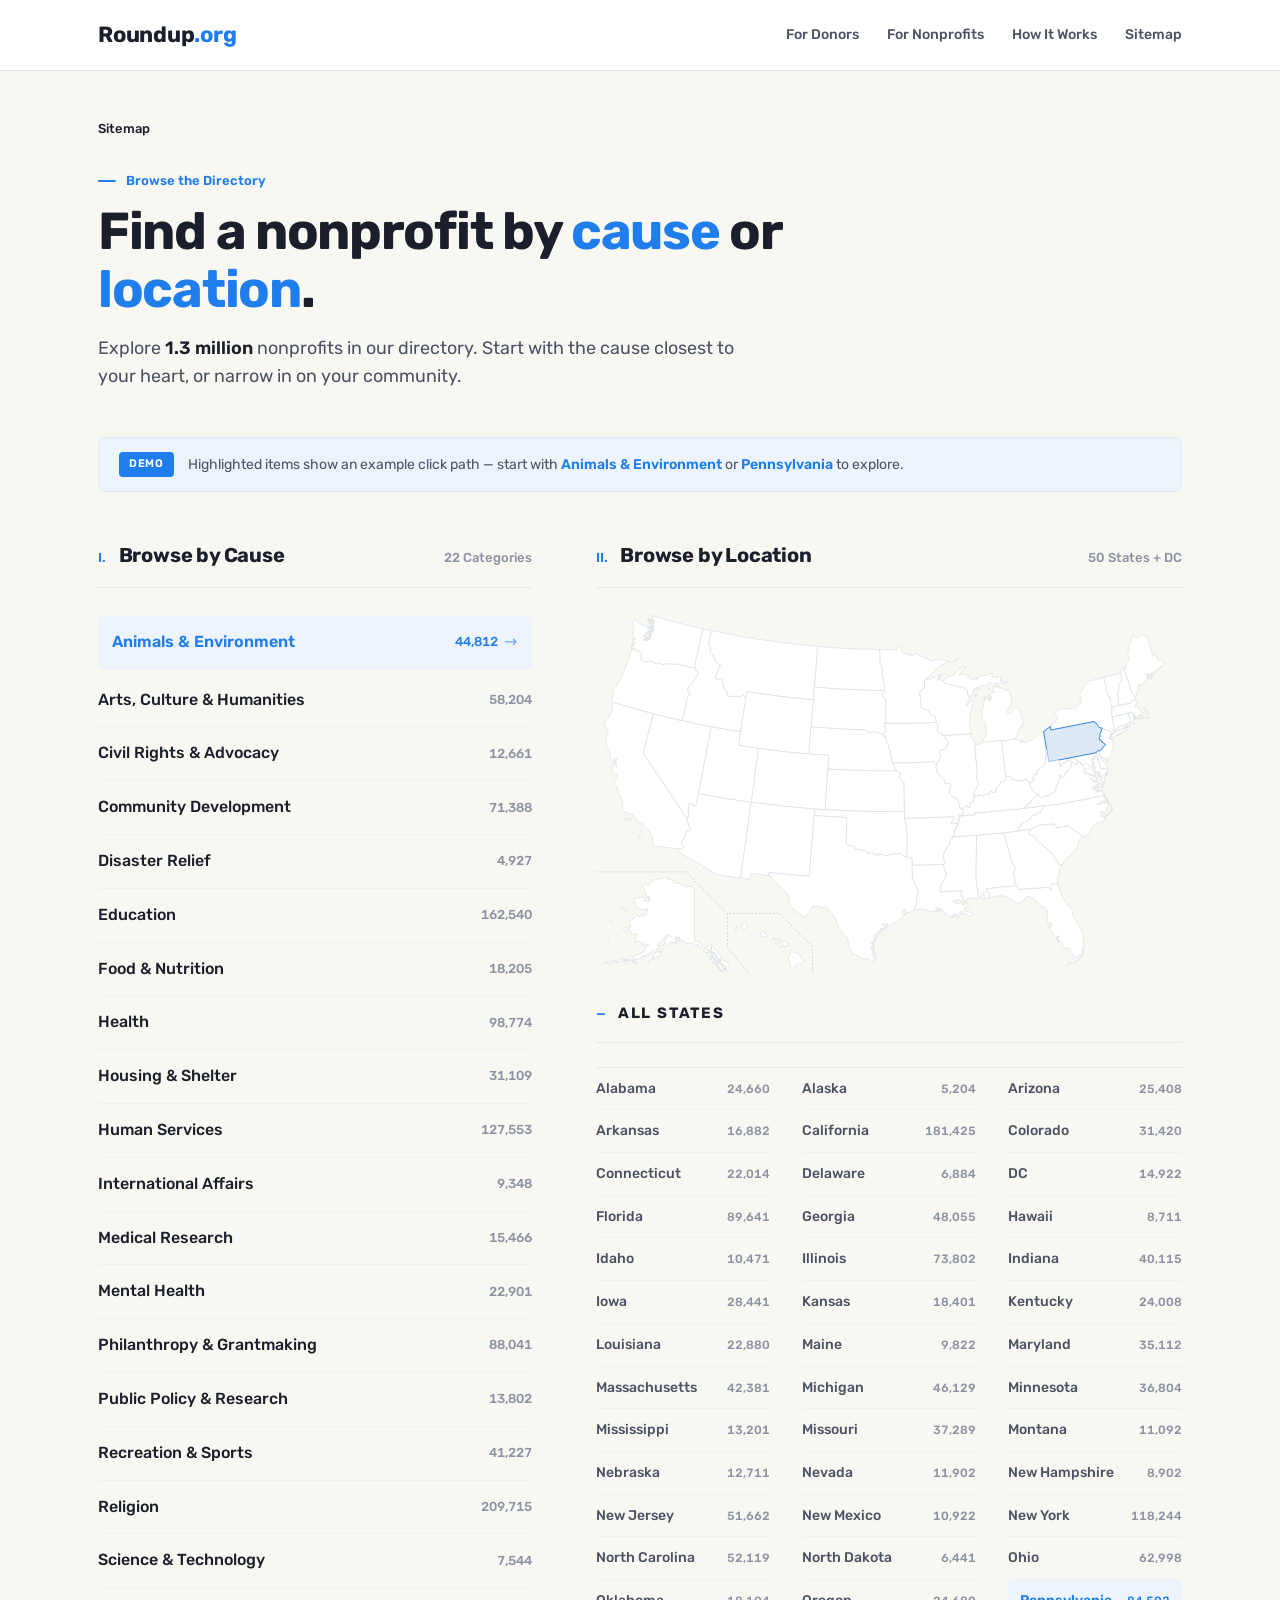
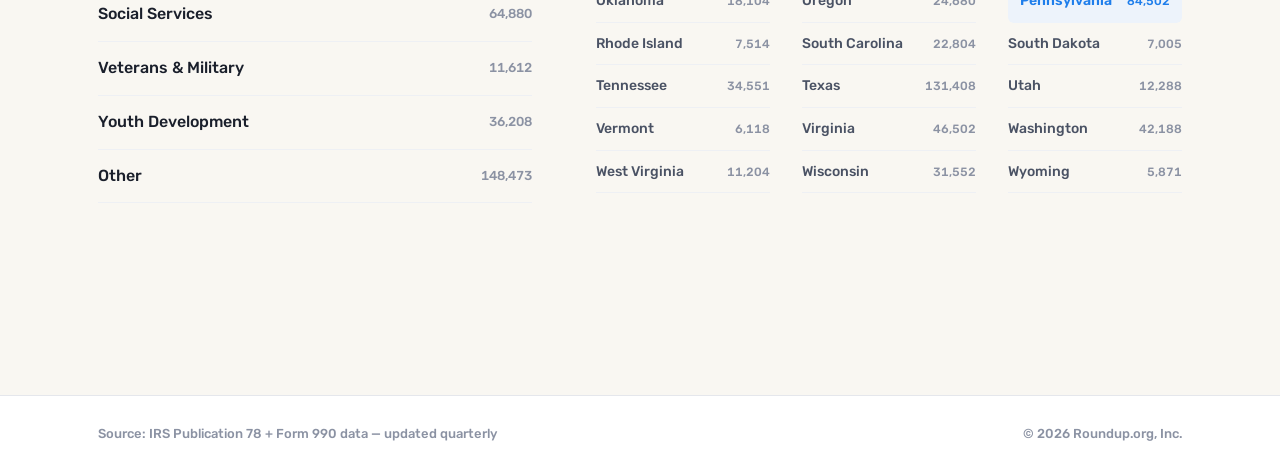
<file: index.html>
<!DOCTYPE html>
<html lang="en">
<head>
  <meta charset="UTF-8">
  <meta name="viewport" content="width=device-width, initial-scale=1.0">
  <title>Sitemap (Lean) — Roundup.org</title>
  <link rel="stylesheet" href="styles.css">
</head>
<body>

  <header class="masthead">
    <div class="masthead-inner">
      <a href="index.html" class="brand">Roundup<em>.org</em></a>
      <nav class="masthead-meta">
        <a href="#">For Donors</a>
        <a href="#">For Nonprofits</a>
        <a href="#">How It Works</a>
        <a href="index.html">Sitemap</a>
      </nav>
    </div>
  </header>

  <div class="container">
    <main>

      <nav class="breadcrumbs">
        <span class="current">Sitemap</span>
      </nav>

      <header class="page-head">
        <div class="kicker">Browse the Directory</div>
        <h1>Find a nonprofit by <em>cause</em> or <em>location</em>.</h1>
        <p class="dek">Explore <strong>1.3 million</strong> nonprofits in our directory. Start with the cause closest to your heart, or narrow in on your community.</p>
      </header>

      <div class="demo-notice">
        <span class="demo-notice-label">Demo</span>
        <span>Highlighted items show an example click path — start with <strong>Animals &amp; Environment</strong> or <strong>Pennsylvania</strong> to explore.</span>
      </div>

      <div class="home-split">

        <!-- ============= BROWSE BY CAUSE ============= -->
        <section>
          <div class="section-head">
            <div class="section-label">
              <span class="section-num">I.</span>
              <h2 class="section-title">Browse by Cause</h2>
            </div>
            <span class="section-note">22 Categories</span>
          </div>

          <div class="cause-list">
            <a href="causes/environment/index.html" class="cause-item" data-active="true">
              <span class="cause-name">Animals &amp; Environment</span>
              <span class="cause-count">44,812</span>
            </a>
            <a href="#" class="cause-item"><span class="cause-name">Arts, Culture &amp; Humanities</span><span class="cause-count">58,204</span></a>
            <a href="#" class="cause-item"><span class="cause-name">Civil Rights &amp; Advocacy</span><span class="cause-count">12,661</span></a>
            <a href="#" class="cause-item"><span class="cause-name">Community Development</span><span class="cause-count">71,388</span></a>
            <a href="#" class="cause-item"><span class="cause-name">Disaster Relief</span><span class="cause-count">4,927</span></a>
            <a href="#" class="cause-item"><span class="cause-name">Education</span><span class="cause-count">162,540</span></a>
            <a href="#" class="cause-item"><span class="cause-name">Food &amp; Nutrition</span><span class="cause-count">18,205</span></a>
            <a href="#" class="cause-item"><span class="cause-name">Health</span><span class="cause-count">98,774</span></a>
            <a href="#" class="cause-item"><span class="cause-name">Housing &amp; Shelter</span><span class="cause-count">31,109</span></a>
            <a href="#" class="cause-item"><span class="cause-name">Human Services</span><span class="cause-count">127,553</span></a>
            <a href="#" class="cause-item"><span class="cause-name">International Affairs</span><span class="cause-count">9,348</span></a>
            <a href="#" class="cause-item"><span class="cause-name">Medical Research</span><span class="cause-count">15,466</span></a>
            <a href="#" class="cause-item"><span class="cause-name">Mental Health</span><span class="cause-count">22,901</span></a>
            <a href="#" class="cause-item"><span class="cause-name">Philanthropy &amp; Grantmaking</span><span class="cause-count">88,041</span></a>
            <a href="#" class="cause-item"><span class="cause-name">Public Policy &amp; Research</span><span class="cause-count">13,802</span></a>
            <a href="#" class="cause-item"><span class="cause-name">Recreation &amp; Sports</span><span class="cause-count">41,227</span></a>
            <a href="#" class="cause-item"><span class="cause-name">Religion</span><span class="cause-count">209,715</span></a>
            <a href="#" class="cause-item"><span class="cause-name">Science &amp; Technology</span><span class="cause-count">7,544</span></a>
            <a href="#" class="cause-item"><span class="cause-name">Social Services</span><span class="cause-count">64,880</span></a>
            <a href="#" class="cause-item"><span class="cause-name">Veterans &amp; Military</span><span class="cause-count">11,612</span></a>
            <a href="#" class="cause-item"><span class="cause-name">Youth Development</span><span class="cause-count">36,208</span></a>
            <a href="#" class="cause-item"><span class="cause-name">Other</span><span class="cause-count">148,473</span></a>
          </div>
        </section>

        <!-- ============= BROWSE BY LOCATION ============= -->
        <section>
          <div class="section-head">
            <div class="section-label">
              <span class="section-num">II.</span>
              <h2 class="section-title">Browse by Location</h2>
            </div>
            <span class="section-note">50 States + DC</span>
          </div>

<svg xmlns="http://www.w3.org/2000/svg" viewBox="0 0 959 593" class="us-map" aria-label="Clickable map of United States">
  <defs>
    <style>
      .us-map .map-a { cursor: pointer; }
      .us-map .map-a path, .us-map .map-a circle { fill: #FFFFFF; stroke: #D5DBE3; stroke-width: 1; transition: fill 0.12s ease, stroke 0.12s ease; }
      .us-map .map-a:hover path, .us-map .map-a:hover circle { fill: #1F7EEB; stroke: #1F7EEB; }
      .us-map .map-active path, .us-map .map-active circle { fill: #DDE8F5; stroke: #1F7EEB; stroke-width: 1.5; }
      .us-map .map-active:hover path, .us-map .map-active:hover circle { fill: #1F7EEB; stroke: #1F7EEB; }
      .us-map .separator1 { stroke: #C9D1DB; stroke-width: 1.5; stroke-dasharray: 3 3; fill: none; }
    </style>
  </defs>
  <g class="state">


<a href="#" class="map-a map-al"><path class="al" d="m 643,467.4 .4,-7.3 -.9,-1.2 -1.7,-.7 -2.5,-2.8 .5,-2.9 48.8,-5.1 -.7,-2.2 -1.5,-1.5 -.5,-1.4 .6,-6.3 -2.4,-5.7 .5,-2.6 .3,-3.7 2.2,-3.8 -.2,-1.1 -1.7,-1 v -3.2 l -1.8,-1.9 -2.9,-6.1 -12.9,-45.8 -45.7,4 1.3,2 -1.3,67 4.4,33.2 .9,-.5 1.3,.1 .6,.4 .8,-.1 2,-3.8 v -2.3 l 1.1,-1.1 1.4,.5 3.4,6.4 v .9 l -3.3,2.2 3.5,-.4 4.9,-1.6 z"/><title>Alabama</title></a>

<!-- The scale of Alaska is 42% that of the contiguous United States, so its area is reduced to about 17.6%. The Islands of Four Mountains, Andreanof Islands, Rat Islands and Near Islands are not shown. -->
<a href="#" class="map-a map-ak"><path class="ak" d="m 15.8,572 h 2.4 l .7,.7 -1,1.2 -1.9,.2 -2.5,1.3 -3.7,-.1 2.2,-.9 .3,-1.1 2.5,-.3 z m 8.3,-1.7 1.3,.5 h .9 l .5,1.2 .3,-.6 .9,.2 1.1,1.5 0,.5 -4.2,1.9 -2.4,-.1 -1,-.5 -1.1,.7 -2,0 -1.1,-1.4 4.7,-.5 z m 5.4,-.1 1,.1 .7,.7 v 1 l -1.3,.1 -.9,-1.1 z m 2.5,.3 1.3,-.1 -.1,1 -1.1,.6 z m .3,2.2 3.4,-.1 .2,1.1 -1.3,.1 -.3,-.5 -.8,.6 -.4,-.6 -.9,-.2 z m 166.3,7.6 2.1,.1 -1,1.9 -1.1,-.1 -.4,-.8 .5,-1.3 m -1.1,-2.9 .6,-1.3 -.2,-2.3 2.4,-.5 4.5,4.4 1.3,3.4 1.9,1.6 .3,5.1 -1.4,0 -1.3,-2.3 -3.1,-2.4 h -.6 l 1.1,2.8 1.7,.2 .2,2.1 -.9,.1 -4.1,-4.4 -.1,-.9 1.9,-1 0,-1 -.5,-.8 -1.6,-.6 -1.7,-1.3 1.4,.1 .5,-.4 -.6,-.9 -.6,.5 z m -3.6,-9.1 1.3,.1 2.4,2.5 -.2,.8 -.8,-.1 -.1,1.8 .5,.5 0,1.5 -.8,.3 -.4,1.2 -.8,-.4 -.4,-2.2 1.1,-1.4 -2.1,-2.2 .1,-1.2 z m 1.5,-1.5 1.9,.2 2.5,.1 3.4,3.2 -.2,.5 -1.1,.6 -1.1,-.2 -.1,-.7 -1.2,-1.6 -.3,.7 1,1.3 -.2,1.2 -.8,-.1 -1.3,.2 -.1,-1.7 -2.6,-2.8 z m -12.7,-8.9 .9,-.4 h 1.6 l .7,-.5 4.1,2.2 .1,1.5 -.5,.5 h -.8 l -1.4,-.7 1.1,1.3 1.8,0 .5,2 -.9,0 -2.2,-1.5 -1.1,-.2 .6,1.3 .1,.9 .8,-.6 1.7,1.2 1.3,-.1 -.2,.8 1.9,4.3 0,3.4 .4,2.1 -.8,.3 -1.2,-2 -.5,-1.5 -1.6,-1.6 -.2,-2.7 -.6,-1.7 h -.7 l .3,1.1 0,.5 -1.4,1 .1,-3.3 -1.6,-1.6 -1.3,-2.3 -1.2,-1.2 z m 7.2,-2.3 1.1,1.8 2.4,-.1 1,2.1 -.6,.6 2,3.2 v 1.3 l -1.2,.8 v .7 l -2,1.9 -.5,-1.4 -.1,-1.3 .6,-.7 v -1.1 l -1.5,-1.9 -.5,-3.7 -.9,-1.5 z m -56.7,-18.3 -4,4.1 v 1.6 l 2.1,-.8 .8,-1.9 2.2,-2.4 z m -31.6,16.6 0,.6 1.8,1.2 .2,-1.4 .6,.9 3.5,.1 .7,-.6 .2,-1.8 -.5,-.7 -1.4,0 0,-.8 .4,-.6 v -.4 l -1.5,-.3 -3.3,3.6 z m -8.1,6.2 1.5,5.8 h 2.1 l 2.4,-2.5 .3,1.2 6.3,-4 .7,-1 -1,-1.1 v -.7 l .5,-1.3 -.9,-.1 -2,1 0,-1.2 -2.7,-.6 -2.4,.3 -.2,3.4 -.8,-2 -1.5,-.1 -1,.6 z m -2.2,8.2 .1,-.7 2.1,-1.3 .6,.3 1.3,.2 1.3,1.2 -2.2,-.2 -.4,-.6 -1,.6 z m -5.2,3.3 -1.1,.8 1.5,1.4 .8,-.7 -.1,-1.3 z m -6.3,-7.9 1.4,.1 .4,.6 -1.8,.1 z m -13.9,11.9 v .5 l .7,.1 -.1,-.6 z m -.4,-3.2 -1,1 v .5 l .7,1.1 1,-1 -.7,-.1 z m -2,-.8 -.3,1 -1.3,.1 -.4,.2 0,1.3 -.5,.9 .6,0 .7,-.9 .8,-.1 .9,-1 .2,-1.3 z m -4.4,-2 -.2,1.8 1.4,.8 1.2,-.6 0,-1 1.7,-.3 -.1,-.6 -.9,-.2 -.7,.6 -.9,-.5 z m -4.9,-.1 1,.7 -.3,1.2 -1.4,-1.1 z m -4.2,1.3 1.4,.1 -.7,.8 z m -3.5,3 1.8,1.1 -1.7,.1 z m -25.4,-31.2 1.2,.6 -.8,.6 z m -.7,-6.3 .4,1.2 .8,-1.2 z m 24.3,-19.3 1.5,-.1 .9,.4 1.1,-.5 1.3,-.1 1.6,.8 .8,1.9 -.1,.9 -1.2,2 -2.4,-.2 -2.1,-1.8 -1,-.4 -1.1,-2 z m -21.1,-14.4 .1,1.9 2,2 v .5 l -.8,-.2 -1.7,-.8 -.3,-1.1 -.3,-1.6 z m 18.3,-23.3 v 1.2 l 1.9,1.8 h 2.3 l .6,1.1 v 1.6 l 2.1,1.9 1.8,1.2 -.1,.7 -.7,1.1 -1.4,-1.2 -2.1,.1 -.8,-.8 -.9,-2.1 -1.5,-2.2 -2.6,-.1 -1,-.7 1,-2.1 z m 16.8,-4.5 1,0 .1,1.1 h -1 z m 16.2,19.7 .9,.1 0,1.2 -1.7,-.5 z m 127.8,77.7 -1.2,.4 -.1,1.1 h 1.2 z m -157.6,-4.5 -1.3,-.4 -4.1,.6 -2.8,1.4 -.1,1.9 1.9,.7 1.5,-.9 1.7,-.1 4.7,1.4 .1,-1.3 -1.6,-1.1 z m 2.1,2.3 -.4,-1.4 1.2,.2 .1,1.4 1.8,0 .4,-2.5 .3,2.4 2.5,-.1 3.2,-3.3 .8,.1 -.7,1.3 1.4,.9 4.2,-.2 2.6,-1.2 1.4,-.1 .3,1.5 .6,-.5 .4,-1.4 5.9,.2 1.9,-1.6 -1.3,-1.1 .6,-1.2 2.6,.2 -.2,-1.2 2.5,.2 .7,-1.1 1.1,.2 4.6,-1.9 .2,-1.7 5.6,-2.4 2,-1.9 1.2,-.6 1.3,.8 2.3,-.9 1.1,-1.9 .5,-1.3 1.7,-.9 1.5,-.7 .4,-1.4 -1.1,-1.7 -2.2,-.2 -.2,-1.3 .8,-1.6 1.4,-.2 1.3,-1.5 1.9,-.1 3.4,-3.2 .4,-1.4 1.5,-2.3 3.8,-4.1 2.5,-.9 1.9,-.9 2.1,.8 1.4,2.6 -1.5,0 -1.4,-1.5 -3,2 -1.7,.1 -.2,3.1 -3.1,4.9 .6,2 2.3,0 -.6,1 -1.4,.1 -2.4,1.8 0,.9 1.9,1 3.4,-.6 1.4,-1.7 1.4,.1 3,-1.7 .5,-2.3 1.6,-.1 6.3,.8 1,-1.1 1,-4.5 -1.6,1.1 .6,-2.2 -1.6,-1.4 .8,-1.5 .1,1.5 3.4,0 .7,-1 1.6,-.1 -.3,1.7 1.9,.1 -1.9,1.3 4.1,1.1 -3.5,.4 -1.3,1.2 .9,1.4 4.6,-1.7 2.3,1.7 .7,-.9 .6,1.4 4,2.3 h 2.9 l 3.9,-.5 4.3,1.1 2,1.9 4.5,.4 1.8,-1.5 .8,2.4 -1.8,.7 1.2,1.2 7.4,3.8 1.4,2.5 5.4,4.1 3.3,-2 -.6,-2.2 -3.5,-2 3.1,1.2 .5,-.7 .9,1.3 0,2.7 2.1,-.6 2.1,1.8 -2.5,-9.8 1.2,1.3 1.4,6 2.2,2.5 2.4,-.4 1.8,3.5 h .9 l .6,5.6 3.4,.5 1.6,2.2 1.8,1.1 .4,2.8 -1.8,2.6 2.9,1.6 1.2,-2.4 -.2,3.1 -.8,.9 1.4,1.7 .7,-2.4 -.2,-1.2 .8,.2 .6,2.3 -1,1.4 .6,2.6 .5,.4 .3,-1.6 .7,.6 -.3,2 1.2,.2 -.4,.9 1.7,-.1 0,-1 h -1 l .1,-1.7 -.8,-.6 1.7,-.3 .5,-.8 0,-1.6 .5,1.3 -.6,1.8 1.2,3.9 1.8,.1 2.2,-4.2 .1,-1.9 -1.3,-4 -.1,-1.2 .5,-1.2 -.7,-.7 -1.7,.1 -2.5,-2 -1.7,0 -2,-1.4 -1.5,0 -.5,-1.6 -1.4,-.3 -.2,-1.5 -1,-.5 .1,-1.7 -5.1,-7.4 -1.8,-1.5 v -1.2 l -4.3,-3.5 -.7,-1.1 -1.6,-2 -1.9,-.6 0,-2.2 -1.2,-1.3 -1.7,-.7 -2.1,1.3 -1.6,2.1 -.4,2.4 -1.5,.1 -2.5,2.7 -.8,-.3 v -2.5 l -2.4,-2.2 -2.3,-2 -.5,-2 -2.5,-1.3 .2,-2.2 -2.8,-.1 -.7,1.1 -1.2,0 -.7,-.7 -1.2,.8 -1.8,-1.2 0,-85.8 -6.9,-4.1 -1.8,-.5 -2.2,1.1 -2.2,.1 -2.3,-1.6 -4.3,-.6 -5.8,-3.6 -5.7,-.4 -2,.5 -.2,-1.8 -1.8,-.7 1.1,-1 -.2,-.9 -3.2,-1.1 h -2.4 l -.4,.4 -.9,-.6 .1,-2.6 -.8,-.9 -2.5,2.9 -.8,-.1 v -.8 l 1.7,-.8 v -.8 l -1.9,-2.4 -1.1,-.1 -4.5,3.1 h -3.9 l .4,-.9 -1.8,-.1 -5.2,3.4 -1.8,0 -.6,-.8 -2.7,1.5 -3.6,3.7 -2.8,2.7 -1.5,1.2  -2.6,.1 -2.2,-.4 -2.3,-1.3 v 0 l -2.8,3.9 -.1,2.4 2.6,2.4 2.1,4.5 .2,5.3 2.9,2 3.4,.4 .7,.8 -1.5,2.3 .7,2.7 -1.7,-2.6 v -2.4 l -1.5,-.3 .1,1.2 .7,2.1 2.9,3.7 h -1.4 l -2.2,1.1 -6.2,-2.5 -.1,-2 1.4,-1.3 0,-1.4 -2.1,-.5 -2.3,.2 -4.8,.2 1.5,2.3 -1.9,-1.8 -8.4,1.2 -.8,1.5 4.9,4.7 -.8,1.4 -.3,2 -.7,.8 -.1,1.9 4.4,3.6 4.1,.2 4.6,1.9 h 2 l .8,-.6 3.8,.1 .1,-.8 1.2,1.1 .1,2 -2.5,-.1 .1,3.3 .5,3.2 -2.9,2.7 -1.9,-.1 -2,-.8 -1,.1 -3.1,2.1 -1.7,.2 -1.4,-2.8 -3.1,0 -2.2,2 -.5,1.8 -3.3,1.8 -5.3,4.3 -.3,3.1 .7,2.2 1,1.2 1,-.4 .9,1 -.8,.6 -1.5,.9 1.1,1.5 -2.6,1.1 .8,2.2 1.7,2.3 .8,4.1 4,1.5 2.6,-.8 1.7,-1.1 .5,2.1 .3,4.4 -1.9,1.4 0,4.4 -.6,.9 h -1.7 l 1.7,1.2 2.1,-.1 .4,-1 4.6,-.6 2,2.6 1.3,-.7 1.3,5.1 1,.5 1,-.7 .1,-2.4 .9,-1 .7,1.1 .2,1.6 1.6,.4 4.7,-1.2 .2,1.2 -2,1.1 -1.6,1.7 -2.8,7 -4.3,2 -1.4,1.5 -.3,1.4 -1,-.6 -9.3,3.3 -1.8,4.1 -1.3,-.4 .5,-1.1 -1.5,-1.4 -3.5,-.2 -5.3,3.2 -2.2,1.3 -2.3,0 -.5,2.4 z"/><title>Alaska</title></a>

<a href="#" class="map-a map-az"><path class="az" d="m 139.6,387.6 3,-2.2 .8,-2.4 -1,-1.6 -1.8,-.2 -1.1,-1.6 1.1,-6.9 1.6,-.3 2.4,-3.2 1.6,-7 2.4,-3.6 4.8,-1.7 1.3,-1.3 -.4,-1.9 -2.3,-2.5 -1.2,-5.8 -1.4,-1.8 -1.3,-3.4 .9,-2.1 1.4,-3 .5,-2.9 -.5,-4.9 1,-13.6 3.5,-.6 3.7,1.4 1.2,2.7 h 2 l 2.4,-2.9 3.4,-17.5 46.2,8.2 40,6 -17.4,124.1 -37.3,-5.4 -64.2,-37.5 .5,-2.9 2,-1.8 z"/><title>Arizona</title></a>

<a href="#" class="map-a map-ar"><path class="ar" d="m 584.2,367 .9,-2.2 1.2,.5 .7,-1 -.8,-.7 .3,-1.5 -1.1,-.9 .6,-1 -.1,-1.5 -1.1,-.1 .8,-.8 1.3,.8 .3,-1.4 -.4,-1.1 .1,-.7 2,.6 -.4,-1.5 1.6,-1.3 -.5,-.9 -1.1,.1 -.6,-.9 .9,-.9 1.6,-.2 .5,-.8 1.4,-.2 -.1,-.8 -.9,-.9 v -.5 h 1.5 l .4,-.7 -1.4,-1 -.1,-.6 -11.2,.8 2.8,-5.1 1.7,-1.5 v -2.2 l -1.6,-2.5 -39.8,2 -39.1,.7 4.1,24.4 -.7,39 2.6,2.3 2.8,-1.3 3.2,.8 .2,11.9 52.3,-1.3 1.2,-1.5 .5,-3 -1.5,-2.3 -.5,-2.2 .9,-.7 v -.8 l -1.7,-1.1 -.1,-.7 1.6,-.9 -1.2,-1.1 1.7,-7.1 3.4,-1.6 v -.8 l -1.1,-1.4 2.9,-5.4 h 1.9 l 1.5,-1.2 -.3,-5.2 3.1,-4.5 1.8,-.6 -.5,-3.1 z"/><title>Arkansas</title></a>

<a href="#" class="map-a map-ca"><path class="ca" d="m 69.4,365.6 3.4,5.2 -1.4,.1 -1.8,-1.9 z m 1.9,-9.8 1.8,4.1 2.6,1 .7,-.6 -1.3,-2.5 -2.6,-2.4 z m -19.9,-19 v 2.4 l 2,1.2 4.4,-.2 1,-1 -3.1,-.2 z m -5.9,.1 3.3,.5 1.4,2.2 h -3.8 z m 47.9,45.5 -1,-3 .2,-3 -.4,-7.9 -1.8,-4.8 -1.2,-1.4 -.6,-1.5 -7,-8.6 -3.6,.1 -2,-1.9 1.1,-1.8 -.7,-3.7 -2.2,-1.2 -3.9,-.6 -2.8,-1.3 -1.5,-1.9 -4.5,-6.6 -2.7,-2.2 -3.7,-.5 -3.1,-2.3 -4.7,-1.5 -2.8,-.3 -2.5,-2.5 .2,-2.8 .8,-4.8 1.8,-5.1 -1.4,-1.6 -4,-9.4 -2.7,-3.7 -.4,-3 -1.6,-2.3 .2,-2.5 -2,-5 -2.9,-2.7 .6,-7.1 2.4,-.8 1.8,-3.1 -.4,-3.2 -1,-.9 h -2.5 l -2.5,-3.3 -1.5,-3.5 v -7.5 l 1.2,-4.2 .2,-2.1 2.5,.2 -.1,1.6 -.8,.7 v 2.5 l 3.7,3.2 v -4.7 l -1.4,-3.4 .5,-1.1 -1,-1.7 2.8,-1.5 -1.9,-3 -1.4,.5 -1.5,3.8 .5,1.3 -.8,1 -.9,-.1 -5.4,-6.1 .7,-5.6 -1.1,-3.9 -6.5,-12.8 .8,-10.7 2.3,-3.6 .2,-6.4 -5.5,-11.1 .3,-5.2 6.9,-7.5 1.7,-2.4 -.1,-1.4 4,-9.2 .1,-8.4 .9,-2.5 66.1,18.6 -16.4,63.1 1.1,3.5 70.4,105 -.9,2.1 1.3,3.4 1.4,1.8 1.2,5.8 2.3,2.5 .4,1.9 -1.3,1.3 -4.8,1.7 -2.4,3.6 -1.6,7 -2.4,3.2 -1.6,.3 -1.1,6.9 1.1,1.6 1.8,.2 1,1.6 -.8,2.4 -3,2.2 -2.2,-.1 z"/><title>California</title></a>

<a href="#" class="map-a map-co"><path class="co" d="m 374.6,323.3 -16.5,-1 -51.7,-4.8 -52.6,-6.5 11.5,-88.3 44.9,5.7 37.5,3.4 33.1,2.4 -1.4,22.1 z"/><title>Colorado</title></a>

<a href="#" class="map-a map-ct"><path class="ct" d="m 873.5,178.9 .4,-1.1 -3.2,-12.3 -.1,-.3 -14.9,3.4 v .7 l -.9,.3 -.5,-.7 -10.5,2.4 2.8,16.3 1.8,1.5 -3.5,3.4 1.7,2.2 5.4,-4.5 1.7,-1.3 h .8 l 2.4,-3.1 1.4,.1 2.9,-1.1 h 2.1 l 5.3,-2.7 2.8,-.9 1,-1 1.5,.5 z"/><title>Connecticut</title></a>

<a href="#" class="map-a map-de"><path class="de" d="m 822.2,226.6 -1.6,.3 -1.5,1.1 -1.2,2.1 7.6,27.1 10.9,-2.3 -2.2,-7.6 -1.1,.5 -3.3,-2.6 -.5,-1.7 -1.8,-1 -.2,-3.7 -2.1,-2.2 -1.1,-.8 -1.2,-1.1 -.4,-3.2 .3,-2.1 1,-2.2 z"/><title>Delaware</title></a>

<a href="#" class="map-a map-fl"><path class="fl" d="m 751.7,445.1 -4,-.7 -1.7,-.9 -2.2,1.4 v 2.5 l 1.4,2.1 -.5,4.3 -2.1,.6 -1,-1.1 -.6,-3.2 -50.1,3.3 -3.3,-6 -48.8,5.1 -.5,2.9 2.5,2.8 1.7,.7 .9,1.2 -.4,7.3 -1.1,.6 .5,.4 1,-.3 .7,-.8 10.5,-2.7 9.2,-.5 8.1,1.9 8.5,5 2.4,.8 2.2,2 -.1,2.7 h 2.4 l 1.9,-1 2.5,.1 2,-.8 2.9,-2 3.1,-2.9 1.1,-.4 .6,.5 h 1.4 l .5,-.8 -.5,-1.2 -.6,-.6 .2,-.8 2,-1.1 5,-.4 .8,1 1,.1 2.3,1 3,1.8 1.2,1.7 1.1,1.2 2.8,1.4 v 2.4 l 2.8,1.9 1,.1 1.6,1.4 .7,1.6 1,.2 .8,2.1 .7,.6 1,-1.1 2.9,.1 .5,1.4 1.1,.9 v 1.3 l 2.9,2.2 .2,9.6 -1.8,5.8 1,1.2 -.2,3.4 -.8,1.4 .7,1.2 2.3,2.3 .3,1.5 .8,1 -.4,-1.9 1.3,-.6 .8,-3.6 -3,-1.2 .1,-.6 2.6,-.4 .9,2.6 1.1,.6 .1,-2 1.1,.3 .6,.8 -.1,.7 -2.9,4.2 -.2,1.1 -1.7,1.9 v 1.1 l 3.7,3.8 5.3,7.9 1.8,2.1 v 1.8 l 2.8,4.6 2.3,.6 .7,-1.2 -2.1,.3 -3,-4.5 .2,-1.4 1.5,-.8 v -1.5 l -.6,-1.3 .9,-.9 .4,.9 .7,.5 v 4 l -1.2,-.6 -.8,.9 1.4,1.6 1,2.6 1.2,-.6 2.3,1.2 2.1,2.2 1.6,5.1 3.1,4.8 .8,-1.3 2.8,-.5 3.2,1.3 .3,1.7 3.3,3.8 .1,1.1 2.2,2.7 -.7,.5 v 2.7 l 2.7,1.4 h 1.5 l 2.7,-1.8 1.5,.3 1.1,.4 2.3,-1.7 .2,-.7 1.2,.3 2.4,-1.7 1.3,-2.3 -.7,-3.2 -.2,-1.3 1.1,-4 .6,-.2 .6,1.6 .8,-1.8 -.8,-7.2 -.4,-10.5 -1,-6.8 -.7,-1.7 -6.6,-11.1 -5.2,-9.1 -2.2,-3.3 -1.3,-3.6 -.2,-3.4 .9,-.3 v -.9 l -1.1,-2.2 -4,-4 -7.6,-9.7 -5.7,-10.4 -4.3,-10.7 -.6,-3.7 -1.2,-1 -.5,-3.8 z m 9.2,134.5 1.7,-.1 -.7,-1 z m 7.3,-1.1 v -.7 l 1.6,-.2 3.7,-3.3 1.5,-.6 2.4,-.9 .3,1.3 1.7,.8 -2.6,1.2 h -2.4 l -3.9,2.5 z m 17.2,-7.6 -3,1.4 -1,1.3 1.1,.1 z m 3.8,-2.9 -1.1,.3 -1.4,2 1.1,-.2 1.5,-1.6 z m 8.3,-15.7 -1.7,5.6 -.8,1 -1,2.6 -1.2,1.6 -.7,1.7 -1.9,2.2 v .9 l 2.7,-2.8 2.4,-3.5 .6,-2 2.1,-4.9 z"/><title>Florida</title></a>

<a href="#" class="map-a map-ga"><path class="ga" d="m 761.8,414.1 v 1.4 l -4.2,6.2 -1.2,.2 1.5,.5 v 2 l -.9,1.1 -.6,6 -2.3,6.2 .5,2 .7,5.1 -3.6,.3 -4,-.7 -1.7,-.9 -2.2,1.4 v 2.5 l 1.4,2.1 -.5,4.3 -2.1,.6 -1,-1.1 -.6,-3.2 -50.1,3.3 -3.3,-6 -.7,-2.2 -1.5,-1.5 -.5,-1.4 .6,-6.3 -2.4,-5.7 .5,-2.6 .3,-3.7 2.2,-3.8 -.2,-1.1 -1.7,-1 v -3.2 l -1.8,-1.9 -2.9,-6.1 -12.9,-45.8 22.9,-2.9 21.4,-3 -.1,1.9 -1.9,1 -1.4,3.2 .2,1.3 6.1,3.8 2.6,-.3 3.1,4 .4,1.7 4.2,5.1 2.6,1.7 1.4,.2 2.2,1.6 1.1,2.2 2,1.6 1.8,.5 2.7,2.7 .1,1.4 2.6,2.8 5,2.3 3.6,6.7 .3,2.7 3.9,2.1 2.5,4.8 .8,3.1 4.2,.4 z"/><title>Georgia</title></a>

<!-- Hawaii is shown in the same scale as the contiguous United States. The Northwestern Hawaiian Islands are not shown. -->
<a href="#" class="map-a map-hi"><path class="hi" d="m 317,553.7 -.2,3.2 1.7,1.9 .1,1.2 -4.8,4.5 -.1,1.2 1.9,3.2 1.7,4.2 v 2.6 l -.5,1.2 .1,3.4 4.1,2.1 1.1,1.1 1.2,-1.1 2.1,-3.6 4.5,-2.9 3.3,-.5 2.5,-1 1.7,-1.2 3.2,-3.5 -2.8,-1.1 -1.4,-1.4 .1,-1.7 -.5,-.6 h -2 l .2,-2.5 -.7,-1.2 -2.6,-2.3 -4.5,-1.9 -2.8,-.2 -3.3,-2.7 -1.2,-.6 z m -15.3,-17 -1.1,1.5 -.1,1.7 2.7,2.4 1.9,.5 .6,1 .4,3 3.6,.2 5.3,-2.6 -.1,-2.5 -1.4,-.5 -3.5,-2.6 -1.8,-.3 -2.9,1.3 -1.5,-2.7 z m -1.5,11.5 .9,-1.4 2.5,-.3 .6,1.8 z m -7,-8.7 1.7,4 3.1,-.6 .3,-2 -1.4,-1.5 z m -4.1,-6.7 -1.1,2.4 h 5 l 4.8,1.6 2.5,-1.6 .2,-1.5 -4.8,.2 z m -16,-10.6 -1.9,2.1 -2.9,.6 .8,2.2 2.2,2.8 .1,1 2.1,-.3 2.3,.1 1.7,1.2 3.5,-.8 v -.7 l -1,-.8 -.5,-2.1 -.8,-.3 -.5,1 -1.2,-1.3 .2,-1.4 -1.8,-3.3 -1.1,-.7 z m -31.8,-12.4 -4.2,2.9 .2,2.3 2.4,1.2 1.9,1.3 2.7,.4 2.6,-2.2 -.2,-1.9 .8,-1.7 v -1.4 l -1,-.9 z m -10.8,4.8 -.3,1.2 -1.9,.9 -.6,1.8 1,.8 1.1,-1.5 1.9,-.6 .4,-2.6 z"/><title>Hawaii</title></a>

<a href="#" class="map-a map-id"><path class="id" d="m 165.3,183.1 -24.4,-5.4 8.5,-37.3 2.9,-5.8 .4,-2.1 .8,-.9 -.9,-2 -2.9,-1.2 .2,-4.2 4,-5.8 2.5,-.8 1.6,-2.3 -.1,-1.6 1.8,-1.6 3.2,-5.5 4.2,-4.8 -.5,-3.2 -3.5,-3.1 -1.6,-3.6 1.1,-4.3 -.7,-4 12.7,-56.1 14.2,3 -4.8,22 3.7,7.4 -1.6,4.8 3.6,4.8 1.9,.7 3.9,8.3 v 2.1 l 2.3,3 h .9 l 1.4,2.1 h 3.2 v 1.6 l -7.1,17 -.5,4.1 1.4,.5 1.6,2.6 2.8,-1.4 3.6,-2.4 1.9,1.9 .5,2.5 -.5,3.2 2.5,9.7 2.6,3.5 2.3,1.4 .4,3 v 4.1 l 2.3,2.3 1.6,-2.3 6.9,1.6 2.1,-1.2 9,1.7 2.8,-3.3 1.8,-.6 1.2,1.8 1.6,4.1 .9,.1 -8.5,54.8 -47.9,-8.2 z"/><title>Idaho</title></a>

<a href="#" class="map-a map-il"><path class="il" d="m 623.5,265.9 -1,5.2 v 2 l 2.4,3.5 v .7 l -.3,.9 .9,1.9 -.3,2.4 -1.6,1.8 -1.3,4.2 -3.8,5.3 -.1,7 h -1 l .9,1.9 v .9 l -2.2,2.7 .1,1.1 1.5,2.2 -.1,.9 -3.7,.6 -.6,1.2 -1.2,-.6 -1,.5 -.4,3.3 1.7,1.8 -.4,2.4 -1.5,.3 -6.9,-3 -4,3.7 .3,1.8 h -2.8 l -1.4,-1.5 -1.8,-3.8 v -1.9 l .8,-.6 .1,-1.3 -1.7,-1.9 -.9,-2.5 -2.7,-4.1 -4.8,-1.3 -7.4,-7.1 -.4,-2.4 2.8,-7.6 -.4,-1.9 1.2,-1.1 v -1.3 l -2.8,-1.5 -3,-.7 -3.4,1.2 -1.3,-2.3 .6,-1.9 -.7,-2.4 -8.6,-8.4 -2.2,-1.5 -2.5,-5.9 -1.2,-5.4 1.4,-3.7 .7,-.7 .1,-2.3 -.7,-.9 1,-1.5 1.8,-.6 .9,-.3 1,-1.2 v -2.4 l 1.7,-2.4 .5,-.5 .1,-3.5 -.9,-1.4 -1,-.3 -1.1,-1.6 1,-4 3,-.8 h 2.4 l 4.2,-1.8 1.7,-2.2 .1,-2.4 1.1,-1.3 1.3,-3.2 -.1,-2.6 -2.8,-3.5 h -1.2 l -.9,-1.1 .2,-1.6 -1.7,-1.7 -2.5,-1.3 .5,-.6 45.9,-2.8 .1,4.6 3.4,4.6 1.2,4.1 1.6,3.2 z"/><title>Illinois</title></a>

<a href="#" class="map-a map-in"><path class="in" d="m 629.2,214.8 -5.1,2.3 -4.7,-1.4 4.1,50.2 -1,5.2 v 2 l 2.4,3.5 v .7 l -.3,.9 .9,1.9 -.3,2.4 -1.6,1.8 -1.3,4.2 -3.8,5.3 -.1,7 h -1 l .9,1.9 1.1,.8 .6,-1 -.7,-1.7 4.6,-.5 .2,1.2 1.1,.2 .4,-.9 -.6,-1.3 .3,-.8 1.3,.8 1.7,-.4 1.7,.6 3.4,2.1 1.8,-2.8 3.5,-2.2 3,3.3 1.6,-2.1 .3,-2.7 3.8,-2.3 .2,1.3 1.9,1.2 3,-.2 1.2,-.7 .1,-3.4 2.5,-3.7 4.6,-4.4 -.1,-1.7 1.2,-3.8 2.2,1 6.7,-4.5 -.4,-1.7 -1.5,-2.1 1,-1.9 -6.6,-57.2 -.1,-1.4 -32.4,3.4 z"/><title>Indiana</title></a>

<a href="#" class="map-a map-ia"><path class="ia" d="m 556.9,183 2.1,1.6 .6,1.1 -1.6,3.3 -.1,2.5 2,5.5 2.7,1.5 3.3,.7 1.3,2.8 -.5,.6 2.5,1.3 1.7,1.7 -.2,1.6 .9,1.1 h 1.2 l 2.8,3.5 .1,2.6 -1.3,3.2 -1.1,1.3 -.1,2.4 -1.7,2.2 -4.2,1.8 h -2.4 l -3,.8 -1,4 1.1,1.6 1,.3 .9,1.4 -.1,3.5 -.5,.5 -1.7,2.4 v 2.4 l -1,1.2 -.9,.3 -1.8,.6 -1,1.5 .7,.9 -.1,2.3 -.7,.7 -1.5,-.8 -1.1,-1.1 -.6,-1.6 -1.7,-1.3 -14.3,.8 -27.2,1.2 -25.9,-.1 -1.8,-4.4 .7,-2.2 -.8,-3.3 .2,-2.9 -1.3,-.7 -.4,-6.1 -2.8,-5 -.2,-3.7 -2.2,-4.3 -1.3,-3.7 v -1.4 l -.6,-1.7 v -2.3 l -.5,-.9 -.7,-1.7 -.3,-1.3 -1.3,-1.2 1,-4.3 1.7,-5.1 -.7,-2 -1.3,-.4 -.4,-1.6 1,-.5 .1,-1.1 -1.3,-1.5 .1,-1.6 2.2,.1 h 28.2 l 36.3,-.9 18.6,-.7 z"/><title>Iowa</title></a>

<a href="#" class="map-a map-ks"><path class="ks" d="m 459.1,259.5 -43.7,-1.2 -36,-2 -4.8,67 67.7,2.9 62,.1 -.5,-48.1 -3.2,-.7 -2.6,-4.7 -2.5,-2.5 .5,-2.3 2.7,-2.6 .1,-1.2 -1.5,-2.1 -.9,1 -2,-.6 -2.9,-3 z"/><title>Kansas</title></a>

<a href="#" class="map-a map-ky"><path class="ky" d="m 692.1,322.5 -20.5,1.4 -5.2,.8 -17.4,1 -2.6,.8 -22.6,2 -.7,-.6 h -3.7 l 1.2,3.2 -.6,.9 -23.3,1.5 1,-2.7 1.4,.9 .7,-.4 1.2,-4.1 -1,-1 1,-2 .2,-.9 -1.3,-.8 -.3,-1.8 4,-3.7 6.9,3 1.5,-.3 .4,-2.4 -1.7,-1.8 .4,-3.3 1,-.5 1.2,.6 .6,-1.2 3.7,-.6 .1,-.9 -1.5,-2.2 -.1,-1.1 2.2,-2.7 0,-.9 1.1,.8 .6,-1 -.7,-1.7 4.6,-.5 .2,1.2 1.1,.2 .4,-.9 -.6,-1.3 .3,-.8 1.3,.8 1.7,-.4 1.7,.6 3.4,2.1 1.8,-2.8 3.5,-2.2 3,3.3 1.6,-2.1 .3,-2.7 3.8,-2.3 .2,1.3 1.9,1.2 3,-.2 1.2,-.7 .1,-3.4 2.5,-3.7 4.6,-4.4 -.1,-1.7 1.2,-3.8 2.2,1 6.7,-4.5 -.4,-1.7 -1.5,-2.1 1,-1.9 1.3,.5 2.2,.1 1.9,-.8 2.9,1.2 2.2,3.4 v 1 l 4.1,.7 2.3,-.2 1.9,2.1 2.2,.2 v -1 l 1.9,-.8 3,.8 1.2,.8 1.3,-.7 h .9 l .6,-1.7 3.4,-1.8 .5,.8 .8,2.9 3.5,1.4 1.2,2.1 -.1,1.1 .6,1 -.6,3.6 1.9,1.6 .8,1.1 1,.6 -.1,.9 4.4,5.6 h 1.4 l 1.5,1.8 1.2,.3 1.4,-.1 -4.9,6.6 -2.9,1 -3,3 -.4,2.2 -2.1,1.3 -.1,1.7 -1.4,1.4 -1.8,.5 -.5,1.9 -1,.4 -6.9,4.2 z m -98,11.3 -.7,-.7 .2,-1 h 1.1 l .7,.7 -.3,1 z"/><title>Kentucky</title></a>

<a href="#" class="map-a map-la"><path class="la" d="m 602.5,472.8 -1.2,-1.8 .3,-1.3 -4.8,-6.8 .9,-4.6 1,-1.4 .1,-1.4 -36,2 1.7,-11.9 2.4,-4.8 6,-8.4 -1.8,-2.5 h 2 v -3.3 l -2.4,-2.5 .5,-1.7 -1.2,-1 -1.6,-7.1 .6,-1.4 -52.3,1.3 .5,19.9 .7,3.4 2.6,2.8 .7,5.4 3.8,4.6 .8,4.3 h 1 l -.1,7.3 -3.3,6.4 1.3,2.3 -1.3,1.5 .7,3 -.1,4.3 -2.2,3.5 -.1,.8 -1.7,1.2 1,1.8 1.2,1.1 1.6,-1.3 5.3,-.9 6.1,-.1 9.6,3.8 8,1 1.5,-1.4 1.8,-.2 4.8,2.2 1.6,-.4 1.1,-1.5 -4.2,-1.8 -2.2,1 -1.1,-.2 -1.4,-2 3.3,-2.2 1.6,-.1 v 1.7 l 1.5,-.1 3.4,-.3 .4,2.3 1.1,.4 .6,1.9 4.8,1 1.7,1.6 v .7 h -1.2 l -1.5,1.7 1.7,1.2 5.4,1 2.7,2.8 4.4,-1 -3.7,.2 -.1,-.6 2.8,-.7 .2,-1.8 1.2,-.3 v -1.4 l 1.1,.1 v 1.6 l 2.5,.1 .8,-1.9 .9,.3 .2,2.5 1.2,.2 -1.8,2 2.6,-.9 2,-1.1 2.9,-3.3 h -.7 l -1.3,1.2 -.4,-.1 -.5,-.8 .9,-1.2 v -2.3 l 1.1,-.8 .7,.7 1,-.8 1,-.1 .6,1.3 -.6,1.9 h 2.4 l 5.1,1.7 .5,1.3 1.6,1.4 2.8,.1 1.3,.7 1.8,-1 .9,-1.7 v -1.7 h -1.4 l -1.2,-1.4 -1.1,-1.1 -3.2,-.9 -2.6,.2 -4.2,-2.4 v -2.3 l 1.3,-1 2.4,.6 -3.1,-1.6 .2,-.8 h 3.6 l 2.6,-3.5 -2.6,-1.8 .8,-1.5 -1.2,-.8 h -.8 l -2,2.1 v 2.1 l -.6,.7 -1.1,-.1 -1.6,-1.4 h -1.3 v -1.5 l .6,-.7 .8,.7 1.7,-1.6 .7,-1.6 .8,-.3 z m -10.3,-2.7 1.9,1 .8,1.1 2.5,.1 1.5,.8 .2,1.4 -.4,.6 -.9,-1.5 -1.4,1.2 -.9,1.4 -2.8,.8 -1.6,.1 -3.7,-1 .1,-1.7 2,-2 1.1,-2.4 z m -4.7,1.2 v 1.1 l -1.8,2 h -1.2 v -2.2 l 1.6,-1.5 z"/><title>Louisiana</title></a>

<a href="#" class="map-a map-me"><path class="me" d="m 875,128.7 .6,4 3.2,2 .8,2.2 2.3,1.4 1.4,-.3 1,-3 -.8,-2.9 1.6,-.9 .5,-2.8 -.6,-1.3 3.3,-1.9 -2.2,-2.3 .9,-2.4 1.4,-2.2 .5,3.2 1.6,-2 1.3,.9 1.2,-.8 v -1.7 l 3.2,-1.3 .3,-2.9 2.5,-.2 2.7,-3.7 v -.7 l -.9,-.5 -.1,-3.3 .6,-1.1 .2,1.6 1,-.5 -.2,-3.2 -.9,.3 -.1,1.2 -1.2,-1.4 .9,-1.4 .6,.1 1.1,-.4 .5,2.8 2,-.3 2.9,.7 v -1 l -1.1,-1.2 1.3,.1 .1,-2.3 .6,.8 .3,1.9 2.1,1.5 .2,-1 .9,-.2 -.3,-.8 .8,-.6 -.1,-1.6 -1.6,-.2 -2,.7 1.4,-1.6 .7,-.8 1.3,-.2 .4,1.3 1.7,1.6 .4,-2.1 2.3,-1.2 -.9,-1.3 .1,-1.7 1.1,.5 h .7 l 1.7,-1.4 .4,-2.3 2.2,.3 .1,-.7 .2,-1.6 .5,1.4 1.5,-1 2.3,-4.1 -.1,-2.2 -1.4,-2 -3,-3.2 h -1.9 l -.8,2.2 -2.9,-3 .3,-.8 v -1.5 l -1.6,-4.5 -.8,-.2 -.7,.4 h -4.8 l -.3,-3.6 -8.1,-26 -7.3,-3.7 -2.9,-.1 -6.7,6.6 -2.7,-1 -1,-3.9 h -2.7 l -6.9,19.5 .7,6.2 -1.7,2.4 -.4,4.6 1.3,3.7 .8,.2 v 1.6 l -1.6,4.5 -1.5,1.4 -1.3,2.2 -.4,7.8 -2.4,-1 -1.5,.4 z m 34.6,-24.7 -1,.8 v 1.3 l .7,-.8 .9,.8 .4,-.5 1.1,.2 -1,-.8 .4,-.8 z m -1.7,2.6 -1,1.1 .5,.4 -.1,1 h 1.1 v -1.8 z m -3,-1.6 .9,1.3 1,.5 .3,-1 v -1.8 l -1.3,-.7 -.4,1.2 z m -1,5 -1.7,-1.7 1.6,-2.4 .8,.3 .2,1.1 1,.8 v 1.1 l -1,1 z"/><title>Maine</title></a>

<a href="#" class="map-a map-md"><path class="md" d="m 822.9,269.3 0,-1.7 h -.8 l 0,1.8 z m 11.8,-3.9 1.2,-2.2 .1,-2.5 -.6,-.6 -.7,.9 -.2,2.1 -.8,1.4 -.3,1.1 -4.6,1.6 -.7,.8 -1.3,.2 -.4,.9 -1.3,.6 -.3,-2.5 .4,-.7 -.8,-.5 .2,-1.5 -1.6,1 v -2 l 1.2,-.3 -1.9,-.4 -.7,-.8 .4,-1.3 -.8,-.6 -.7,1.6 .5,.8 -.7,.6 -1.1,.5 -2,-1 -.2,-1.2 -1,-1.1 -1.4,-1.7 1.5,-.8 -1,-.6 v -.9 l .6,-1 1.7,-.3 -1.4,-.6 -.1,-.7 -1.3,-.1 -.4,1.1 -.6,.3 .1,-3.4 1,-1 .8,.7 .1,-1.6 -1,-.9 -.9,1.1 -1,1.4 -.6,-1 .2,-2.4 .9,-1 .9,.9 1.2,-.7 -.4,-1.7 -1,1 -.9,-2.1 -.2,-1.7 1.1,-2.4 1.1,-1.4 1.4,-.2 -.5,-.8 .5,-.6 -.3,-.7 .2,-2.1 -1.5,.4 -.8,1.1 1,1.3 -2.6,3.6 -.9,-.4 -.7,.9 -.6,2.2 -1.8,.5 1.3,.6 1.3,1.3 -.2,.7 .9,1.2 -1.1,1 .5,.3 -.5,1.3 v 2.1 l -.5,1.3 .9,1.1 .7,3.4 1.3,1.4 1.6,1.4 .4,2.8 1.6,2 .4,1.4 v 1 h -.7 l -1.5,-1.2 -.4,.2 -1.2,-.2 -1.7,-1.4 -1.4,-.3 -1,.5 -1.2,-.3 -.4,.2 -1.7,-.8 -1,-1 -1,-1.3 -.6,-.2 -.8,.7 -1.6,1.3 -1.1,-.8 -.4,-2.3 .8,-2.1 -.3,-.5 .3,-.4 -.7,-1 1,-.1 1,-.9 .4,-1.8 1.7,-2.6 -2.6,-1.8 -1,1.7 -.6,-.6 h -1 l -.6,-.1 -.4,-.4 .1,-.5 -1.7,-.6 -.8,.3 -1.2,-.1 -.7,-.7 -.5,-.2 -.2,-.7 .6,-.8 v -.9 l -1.2,-.2 -1,-.9 -.9,.1 -1.6,-.3 -.9,-.4 .2,-1.6 -1,-.5 -.2,-.7 h -.7 l -.8,-1.2 .2,-1 -2.6,.4 -2.2,-1.6 -1.4,.3 -.9,1.4 h -1.3 l -1.7,2.9 -3.3,.4 -1.9,-1 -2.6,3.8 -2.2,-.3 -3.1,3.9 -.9,1.6 -1.8,1.6 -1.7,-11.4 60.5,-11.8 7.6,27.1 10.9,-2.3 0,5.3 -.1,3.1 -1,1.8 z m -13.4,-1.8 -1.3,.9 .8,1.8 1.7,.8 -.4,-1.6 z"/><title>Maryland</title></a>

<a href="#" class="map-a map-ma"><path class="ma" d="m 899.9,174.2 h 3.4 l .9,-.6 .1,-1.3 -1.9,-1.8 .4,1 -1.5,1.5 h -2.3 l .1,.8 z m -9,1.8 -1.2,-.6 1,-.8 .6,-2.1 1.2,-1 .8,-.2 .6,.9 1.1,.2 .6,-.6 .5,1.9 -1.3,.3 -2.8,.7 z m -34.9,-23.4 18.4,-3.8 1,-1.5 .3,-1.7 1.9,-.6 .5,-1.1 1.7,-1.1 1.3,.3 1.7,3.3 1,.4 1.1,-1.3 .8,1.3 v 1.1 l -3,2.4 .2,.8 -.9,1 .4,.8 -1.3,.3 .9,1.2 -.8,.7 .6,1 .9,-.2 .3,-.8 1.1,.6 h 1.8 l 2.5,2.6 .2,2.6 1.8,.1 .8,1.1 .6,2 1,.7 h 1.9 l 1.9,-.1 .8,-.9 1.6,-1.2 1.1,-.3 -1.2,-2.1 -.3,.9 -1.5,-3.6 h -.8 l -.4,.9 -1.2,-1 1.3,-1.1 1.8,.4 2.3,2.1 1.3,2.7 1.2,3.3 -1,2.8 v -1.8 l -.7,-1 -3.5,2.3 -.9,-.3 -1.6,1 -.1,1.2 -2.2,1.2 -2,2.1 -2,1.9 h -1.2 l 3.3,-3.3 .5,-1.9 -.5,-.6 -.3,-1.3 -.9,-.1 -.1,1.3 -1,1.2 h -1.2 l -.3,1.1 .4,1.2 -1.2,1.1 -1.1,-.2 -.4,1 -1.4,-3 -1.3,-1.1 -2.6,-1.3 -.6,-2.2 h -.8 l -.7,-2.6 -6.5,2 -.1,-.3 -14.9,3.4 v .7 l -.9,.3 -.5,-.7 -10.5,2.4 -.7,-1 .5,-15 z"/><title>Massachusetts</title></a>

<a href="#" class="map-a map-mi"><path class="mi" d="m 663.3,209.8 .1,1.4 21.4,-3.5 .5,-1.2 3.9,-5.9 v -4.3 l .8,-2.1 2.2,-.8 2,-7.8 1,-.5 1,.6 -.2,.6 -1.1,.8 .3,.9 .8,.4 1.9,-1.4 .4,-9.8 -1.6,-2.3 -1.2,-3.7 v -2.5 l -2.3,-4.4 v -1.8 l -1.2,-3.3 -2.3,-3 -2.9,-1 -4.8,3 -2.5,4.6 -.2,.9 -3,3.5 -1.5,-.2 -2.9,-2.8 -.1,-3.4 1.5,-1.9 2,-.2 1.2,-1.7 .2,-4 .8,-.8 1.1,-.1 .9,-1.7 -.2,-9.6 -.3,-1.3 -1.2,-1.2 -1.7,-1 -.1,-1.8 .7,-.6 1.8,.8 -.3,-1.7 -1.9,-2.7 -.7,-1.6 -1.1,-1.1 h -2.2 l -8.1,-2.9 -1.4,-1.7 -3.1,-.3 -1.2,.3 -4.4,-2.3 h -1.4 l .5,1 -2.7,-.1 .1,.6 .6,.6 -2.5,2.1 .1,1.8 1.5,2.3 1.5,.2 v .6 l -1.5,.5 -2.1,-.1 -2.8,2.5 .1,2.5 .4,5.8 -2.2,3.4 .8,-4.5 -.8,-.6 -.9,5.3 -1,-2.3 .5,-2.3 -.5,-1 .6,-1.3 -.6,-1.1 1,-1 v -1.2 l -1.3,.6 -1.3,3.1 -.7,.7 -1.3,2.4 -1.7,-.2 -.1,1.2 h -1.6 l .2,1.5 .2,2 -3,1.2 .1,1.3 1,1.7 -.1,5.2 -1.3,4.4 -1.7,2.5 1.2,1.4 .8,3.5 -1,2.5 -.2,2.1 1.7,3.4 2.5,4.9 1.2,1.9 1.6,6.9 -.1,8.8 -.9,3.9 -2,3.2 -.9,3.7 -2,3 -1.2,1 z m -95.8,-96.8 3,3.8 17,3.8 1.4,1 4,.8 .7,.5 2.8,-.2 4.9,.8 1.4,1.5 -1,1 .8,.8 3.8,.7 1.2,1.2 .1,4.4 -1.3,2.8 2,.1 1,-.8 .9,.8 -1.1,3.1 1,1.6 1.2,.3 .8,-1.8 2.9,-4.6 1.6,-6 2.3,-2 -.5,-1.6 .5,-.9 1,1.6 -.3,2.2 2.9,-2.2 .2,-2.3 2.1,.6 .8,-1.6 .7,.6 -.7,1.5 -1,.5 -1,2 1.4,1.8 1.1,-.5 -.5,-.7 1,-1.5 1.9,-1.7 h .8 l .2,-2.6 2,-1.8 7.9,-.5 1.9,-3.1 3.8,-.3 3.8,1.2 4.2,2.7 .7,-.2 -.2,-3.5 .7,-.2 4.5,1.1 1.5,-.2 2.9,-.7 1.7,.4 1.8,.1 v -1.1 l -.7,-.9 -1.5,-.2 -1.1,-.8 .5,-1.4 -.8,-.3 -2.6,.1 -.1,-1 1.1,-.8 .6,.8 .5,-1.8 -.7,-.7 .7,-.2 -1.4,-1.3 .3,-1.3 .1,-1.9 h -1.3 l -1.5,1 -1.9,.1 -.5,1.8 -1.9,.2 -.3,-1.2 -2.2,.1 -1,1.2 -.7,-.1 -.2,-.8 -2.6,.4 -.1,-4.8 1,-2 -.7,-.1 -1.8,1.1 h -2.2 l -3.8,2.7 -6.2,.3 -4.1,.8 -1.9,1.5 -1.4,1.3 -2.5,1.7 -.3,.8 -.6,-1.7 -1.3,-.6 v .6 l .7,.7 v 1.3 l -1.5,-.6 h -.6 l -.3,1.2 -2,-1.9 -1.3,-.2 -1.3,1.5 -3.2,-.1 -.5,-1.4 -2,-1.9 -1.3,-1.6 v -.7 l -1.1,-1.4 -2.6,-1.2 -3.3,-.1 -1.1,-.9 h -1.4 l -.7,.4 -2.2,2.2 -.7,1.1 -1,-.7 .2,-1 .8,-2.1 3.2,-5 .8,-.2 1.7,-1.9 .7,-1.6 3,-.6 .8,-.6 -.1,-1 -.5,-.5 -4.5,.2 -2,.5 -2.6,1.2 -1.2,1.2 -1.7,2.2 -1.8,1 -3.3,3.4 -.4,1.6 -7.4,4.6 -4,.5 -1.8,.4 -2.3,3 -1.8,.7 -4.4,2.3 z m 100.7,3.8 3.8,.1 .6,-.5 -.2,-2 -1.7,-1.8 -1.9,.1 -.1,.5 1.1,.4 -1.6,.8 -.3,1 -.6,-.6 -.4,.8 z m -75.1,-41.9 -2.3,.2 -2.7,1.9 -7.1,5.3 .8,1 1.8,.3 2.8,-2 -1.1,-.5 2.3,-1.6 h 1 l 3,-1.9 -.1,-.9 z m 41.1,62.8 v 1 l 2.1,1.6 -.2,-2.4 z m -.7,2.8 1.1,.1 v .9 h -1 z m 21.4,-21.3 v .9 l .8,-.2 v -.5 z m 4.7,3.1 -.1,-1.1 -1.6,-.2 -.6,-.4 h -.9 l -.4,.3 .9,.4 1.1,1.1 z m -18,1.2 -.1,1.1 -.3,.7 .2,2.2 .4,.3 .7,.1 .5,-.9 .1,-1.6 -.3,-.6 -.1,-1.1 z"/><title>Michigan</title></a>

<a href="#" class="map-a map-mn"><path class="mn" d="m 464.7,68.6 -1.1,2.8 .8,1.4 -.3,5.1 -.5,1.1 2.7,9.1 1.3,2.5 .7,14 1,2.7 -.4,5.8 2.9,7.4 .3,5.8 -.1,2.1 -.1,2.2 -.9,2 -3.1,1.9 -.3,1.2 1.7,2.5 .4,1.8 2.6,.6 1.5,1.9 -.2,39.5 h 28.2 l 36.3,-.9 18.6,-.7 -1.1,-4.5 -.2,-3 -2.2,-3 -2.8,-.7 -5.2,-3.6 -.6,-3.3 -6.3,-3.1 -.2,-1.3 h -3.3 l -2.2,-2.6 -2,-1.3 .7,-5.1 -.9,-1.6 .5,-5.4 1,-1.8 -.3,-2.7 -1.2,-1.3 -1.8,-.3 v -1.7 l 2.8,-5.8 5.9,-3.9 -.4,-13 .9,.4 .6,-.5 .1,-1.1 .9,-.6 1.4,1.2 .7,-.1 v 0 l -1.2,-2.2 4.3,-3.1 3.1,-3.7 1.6,-.8 4.7,-5.9 6.3,-5.8 3.9,-2.1 6.3,-2.7 7.6,-4.5 -.6,-.4 -3.7,.7 -2.8,.1 -1,-1.6 -1.4,-.9 -9.8,1.2 -1,-2.8 -1.6,-.1 -1.7,.8 -3.7,3.1 h -4.1 l -2.1,-1 -.3,-1.7 -3.9,-.8 -.6,-1.6 -.7,-1.3 -1,.9 -2.6,.1 -9.9,-5.5 h -2.9 l -.8,-.7 -3.1,1.3 -.8,1.3 -3.3,.8 -1.3,-.2 v -1.7 l -.7,-.9 h -5.9 l -.4,-1.4 h -2.6 l -1.1,.4 -2.4,-1.7 .3,-1.4 -.6,-2.4 -.7,-1.1 -.2,-3 -1,-3.1 -2.1,-1.6 h -2.9 l .1,8 -30.9,-.4 z"/><title>Minnesota</title></a>

<a href="#" class="map-a map-ms"><path class="ms" d="m 623.8,468.6 -5,.1 -2.4,-1.5 -7.9,2.5 -.9,-.7 -.5,.2 -.1,1.6 -.6,.1 -2.6,2.7 -.7,-.1 -.6,-.7 -1.2,-1.8 .3,-1.3 -4.8,-6.8 .9,-4.6 1,-1.4 .1,-1.4 -36,2 1.7,-11.9 2.4,-4.8 6,-8.4 -1.8,-2.5 h 2 v -3.3 l -2.4,-2.5 .5,-1.7 -1.2,-1 -1.6,-7.1 .6,-1.4 1.2,-1.5 .5,-3 -1.5,-2.3 -.5,-2.2 .9,-.7 v -.8 l -1.7,-1.1 -.1,-.7 1.6,-.9 -1.2,-1.1 1.7,-7.1 3.4,-1.6 v -.8 l -1.1,-1.4 2.9,-5.4 h 1.9 l 1.5,-1.2 -.3,-5.2 3.1,-4.5 1.8,-.6 -.5,-3.1 38.3,-2.6 1.3,2 -1.3,67 4.4,33.2 z"/><title>Mississippi</title></a>

<a href="#" class="map-a map-mo"><path class="mo" d="m 555.3,248.9 -1.1,-1.1 -.6,-1.6 -1.7,-1.3 -14.3,.8 -27.2,1.2 -25.9,-.1 1.3,1.3 -.3,1.4 2.1,3.7 3.9,6.3 2.9,3 2,.6 .9,-1 1.5,2.1 -.1,1.2 -2.7,2.6 -.5,2.3 2.5,2.5 2.6,4.7 3.2,.7 .5,48.1 .2,10.8 39.1,-.7 39.8,-2 1.6,2.5 v 2.2 l -1.7,1.5 -2.8,5.1 11.2,-.8 1,-2 1.2,-.5 v -.7 l -1.2,-1.1 -.6,-1 1.7,.2 .8,-.7 -1.4,-1.5 1.4,-.5 .1,-1 -.6,-1 v -1.3 l -.7,-.7 .2,-1 h 1.1 l .7,.7 -.3,1 .8,.7 .8,-1 1,-2.7 1.4,.9 .7,-.4 1.2,-4.1 -1,-1 1,-2 .2,-.9 -1.3,-.8 h -2.8 l -1.4,-1.5 -1.8,-3.8 v -1.9 l .8,-.6 .1,-1.3 -1.7,-1.9 -.9,-2.5 -2.7,-4.1 -4.8,-1.3 -7.4,-7.1 -.4,-2.4 2.8,-7.6 -.4,-1.9 1.2,-1.1 v -1.3 l -2.8,-1.5 -3,-.7 -3.4,1.2 -1.3,-2.3 .6,-1.9 -.7,-2.4 -8.6,-8.4 -2.2,-1.5 -2.5,-5.9 -1.2,-5.4 1.4,-3.7 z"/><title>Missouri</title></a>

<a href="#" class="map-a map-mt"><path class="mt" d="m 247,130.5 57.3,7.9 51,5.3 2,-20.7 5.2,-66.7 -53.5,-5.6 -54.3,-7.7 -65.9,-12.5 -4.8,22 3.7,7.4 -1.6,4.8 3.6,4.8 1.9,.7 3.9,8.3 v 2.1 l 2.3,3 h .9 l 1.4,2.1 h 3.2 v 1.6 l -7.1,17 -.5,4.1 1.4,.5 1.6,2.6 2.8,-1.4 3.6,-2.4 1.9,1.9 .5,2.5 -.5,3.2 2.5,9.7 2.6,3.5 2.3,1.4 .4,3 v 4.1 l 2.3,2.3 1.6,-2.3 6.9,1.6 2.1,-1.2 9,1.7 2.8,-3.3 1.8,-.6 1.2,1.8 1.6,4.1 .9,.1 z"/><title>Montana</title></a>

<a href="#" class="map-a map-ne"><path class="ne" d="m 402.5,191.1 38,1.6 3.4,3.2 1.7,.2 2.1,2 1.8,-.1 1.8,-2 1.5,.6 1,-.7 .7,.5 .9,-.4 .7,.4 .9,-.4 1,.5 1.4,-.6 2,.6 .6,1.1 6.1,2.2 1.2,1.3 .9,2.6 1.8,.7 1.5,-.2 .5,.9 v 2.3 l .6,1.7 v 1.4 l 1.3,3.7 2.2,4.3 .2,3.7 2.8,5 .4,6.1 1.3,.7 -.2,2.9 .8,3.3 -.7,2.2 1.8,4.4 1.3,1.3 -.3,1.4 2.1,3.7 3.9,6.3 h -32.4 l -43.7,-1.2 -36,-2 1.4,-22.1 -33.1,-2.4 3.7,-44.2 z"/><title>Nebraska</title></a>

<a href="#" class="map-a map-nv"><path class="nv" d="m 167.6,296.8 -3.4,17.5 -2.4,2.9 h -2 l -1.2,-2.7 -3.7,-1.4 -3.5,.6 -1,13.6 .5,4.9 -.5,2.9 -1.4,3 -70.4,-105 -1.1,-3.5 16.4,-63.1 47,11.2 24.4,5.4 23.3,4.7 z"/><title>Nevada</title></a>

<a href="#" class="map-a map-nh"><path class="nh" d="m 862.6,93.6 -1.3,.1 -1,-1.1 -1.9,1.4 -.5,6.1 1.2,2.3 -1.1,3.5 2.1,2.8 -.4,1.7 .1,1.3 -1.1,2.1 -1.4,.4 -.6,1.3 -2.1,1 -.7,1.5 1.4,3.4 -.5,2.5 .5,1.5 -1,1.9 .4,1.9 -1.3,1.9 .2,2.2 -.7,1.1 .7,4.5 .7,1.5 -.5,2.6 .9,1.8 -.2,2.5 -.5,1.3 -.1,1.4 2.1,2.6 18.4,-3.8 1,-1.5 .3,-1.7 1.9,-.6 .5,-1.1 1.7,-1.1 1.3,.3 .8,-4.8 -2.3,-1.4 -.8,-2.2 -3.2,-2 -.6,-4 -11.9,-36.8 z"/><title>New Hampshire</title></a>

<a href="#" class="map-a map-nj"><path class="nj" d="m 842.5,195.4 -14.6,-4.9 -1.8,2.5 .1,2.2 -3,5.4 1.5,1.8 -.7,2 -1,1 .5,3.6 2.7,.9 1,2.8 2.1,1.1 4.2,3.2 -3.3,2.6 -1.6,2.3 -1.8,3 -1.6,.6 -1.4,1.7 -1,2.2 -.3,2.1 .8,.9 .4,2.3 1.2,.6 2.4,1.5 1.8,.8 1.6,.8 .1,1.1 .8,.1 1.1,-1.2 .8,.4 2.1,.2 -.2,2.9 .2,2.5 1.8,-.7 1.5,-3.9 1.6,-4.8 2.9,-2.8 .6,-3.5 -.6,-1.2 1.7,-2.9 v -1.2 l -.7,-1.1 1.2,-2.7 -.3,-3.6 -.6,-8.2 -1.2,-1.4 v 1.4 l .5,.6 h -1.1 l -.6,-.4 -1.3,-.2 -.9,.6 -1.2,-1.6 .7,-1.7 v -1 l 1.7,-.7 .8,-2.1 z"/><title>New Jersey</title></a>

<a href="#" class="map-a map-nm"><path class="nm" d="m 357.5,332.9 h -.8 l -7.9,99.3 -31.8,-2.6 -34.4,-3.6 -.3,3 2,2.2 -30.8,-4.1 -1.4,10.2 -15.7,-2.2 17.4,-124.1 52.6,6.5 51.7,4.8 z"/><title>New Mexico</title></a>

<a href="#" class="map-a map-ny"><path class="ny" d="m 872.9,181.6 -1.3,.1 -.5,1 z m -30.6,22.7 .7,.6 1.3,-.3 1.1,.3 .9,-1.3 h 1.9 l 2.4,-.9 5.1,-2.1 -.5,-.5 -1.9,.8 -2,.9 .2,-.8 2.6,-1.1 .8,-1 1.2,.1 4.1,-2.3 v .7 l -4.2,3 4.5,-2.8 1.7,-2.2 1.5,-.1 4.5,-3.1 3.2,-3.1 3,-2.3 1,-1.2 -1.7,-.1 -1,1.2 -.2,.7 -.9,.7 -.8,-1.1 -1.7,1 -.1,.9 -.9,-.2 .5,-.9 -1.2,-.7 -.6,.9 .9,.3 .2,.5 -.3,.5 -1.4,2.6 h -1.9 l .9,-1.8 .9,-.6 .3,-1.7 1.4,-1.6 .9,-.8 1.5,-.7 -1.2,-.2 -.7,.9 h -.7 l -1.1,.8 -.2,1 -2.2,2.1 -.4,.9 -1.4,.9 -7.7,1.9 .2,.9 -.9,.7 -2,.3 -1,-.6 -.2,1.1 -1.1,-.4 .1,1 -1.2,-.1 -1.2,.5 -.2,1.1 h -1 l .2,1 h -.7 l .2,1 -1.8,.4 -1.5,2.3 z m -.8,-.4 -1.6,.4 v 1 l -.7,1.6 .6,.7 2.4,-2.3 -.1,-.9 z m -10.1,-95.2 -.6,1.9 1.4,.9 -.4,1.5 .5,3.2 2.2,2.3 -.4,2.2 .6,2 -.4,1 -.3,3.8 3.1,6.7 -.8,1.8 .9,2.2 .9,-1.6 1.9,1.5 3,14.2 -.5,2 1.1,1 -.5,15 .7,1 2.8,16.3 1.8,1.5 -3.5,3.4 1.7,2.2 -1.3,3.3 -1.5,1.7 -1.5,2.3 -.2,-.7 .4,-5.9 -14.6,-4.9 -1.6,-1.1 -1.9,.3 -3,-2.2 -3,-5.8 h -2 l -.4,-1.5 -1.7,-1.1 -70.5,13.9 -.8,-6 4.3,-3.9 .6,-1.7 3.9,-2.5 .6,-2.4 2.3,-2 .8,-1.1 -1.7,-3.3 -1.7,-.5 -1.8,-3 -.2,-3.2 7.6,-3.9 8.2,-1.6 h 4.4 l 3.2,1.6 .9,-.1 1.8,-1.6 3.4,-.7 h 3 l 2.6,-1.3 2.5,-2.6 2.4,-3.1 1.9,-.4 1.1,-.5 .4,-3.2 -1.4,-2.7 -1.2,-.7 2,-1.3 -.1,-1.8 h -1.5 l -2.3,-1.4 -.1,-3.1 6.2,-6.1 .7,-2.4 3.7,-6.3 5.9,-6.4 2.1,-1.7 2.5,.1 20.6,-5.2 z"/><title>New York</title></a>

<a href="#" class="map-a map-nc"><path class="nc" d="m 829,300.1 -29.1,6.1 -39.4,7.3 -29.4,3.5 v 5.2 l -1.5,-.1 -1.4,1.2 -2.4,5.2 -2.6,-1.1 -3.5,2.5 -.7,2.1 -1.5,1.2 -.8,-.8 -.1,-1.5 -.8,-.2 -4,3.3 -.6,3.4 -4.7,2.4 -.5,1.2 -3.2,2.6 -3.6,.5 -4.6,3 -.8,4.1 -1.3,.9 -1.5,-.1 -1.4,1.3 -.1,4.9 21.4,-3 4.4,-1.9 1.3,-.1 7.3,-4.3 23.2,-2.2 .4,.5 -.2,1.4 .7,.3 1.2,-1.5 3.3,3 .1,2.6 19.7,-2.8 24.5,17.1 4,-2.2 3,-.7 h 1.7 l 1.1,1.1 .8,-2 .6,-5 1.7,-3.9 5.4,-6.1 4.1,-3.5 5.4,-2.3 2.5,-.4 1.3,.4 .7,1.1 3.3,-6.6 3.3,-5.3 -.7,-.3 -4.4,6.8 -.5,-.8 2,-2.2 -.4,-1.5 -2,-.5 1,1.3 -1.2,.1 -1.2,-1.8 -1.2,2 -1.6,.2 1,-2.7 .7,-1.7 -.2,-2.9 -2.2,-.1 .9,-.9 1.1,.3 2.7,.1 .8,-.5 h 2.3 l 2,-1.9 .2,-3.2 1.3,-1.4 1.2,-.2 1.3,-1 -.5,-3.7 -2.2,-3.8 -2.7,-.2 -.9,1.6 -.5,-1 -2.7,.2 -1.2,.4 -1.9,1.2 -.3,-.4 h -.9 l -1.8,1.2 -2.6,.5 v -1.3 l .8,-1 1,.7 h 1 l 1.7,-2.1 3.7,-1.7 2,-2.2 h 2.4 l .8,1.3 1.7,.8 -.5,-1.5 -.3,-1.6 -2.8,-3.1 -.3,-1.4 -.4,1 -.9,-1.3 z m 7,31 2.7,-2.5 4.6,-3.3 v -3.7 l -.4,-3.1 -1.7,-4.2 1.5,1.4 1,3.2 .4,7.6 -1.7,.4 -3.1,2.4 -3.2,3.2 z m 1.9,-19.3 -.9,-.2 v 1 l 2.5,2.2 -.2,-1.4 z m 2.9,2.1 -1.4,-2.8 -2.2,-3.4 -2.4,-3 -2.2,-4.3 -.8,-.7 2.2,4.3 .3,1.3 3.4,5.5 1.8,2.1 z"/><title>North Carolina</title></a>

<a href="#" class="map-a map-nd"><path class="nd" d="m 464.7,68.6 -1.1,2.8 .8,1.4 -.3,5.1 -.5,1.1 2.7,9.1 1.3,2.5 .7,14 1,2.7 -.4,5.8 2.9,7.4 .3,5.8 -.1,2.1 -29.5,-.4 -46,-2.1 -39.2,-2.9 5.2,-66.7 44.5,3.4 55.3,1.6 z"/><title>North Dakota</title></a>

<a href="#" class="map-a map-oh"><path class="oh" d="m 685.7,208.8 1.9,-.4 3,1.3 2.1,.6 .7,.9 h 1 l 1,-1.5 1.3,.8 h 1.5 l -.1,1 -3.1,.5 -2,1.1 1.9,.8 1.6,-1.5 2.4,-.4 2.2,1.5 1.5,-.1 2.5,-1.7 3.6,-2.1 5.2,-.3 4.9,-5.9 3.8,-3.1 9.3,-5.1 4.9,29.9 -2.2,1.2 1.4,2.1 -.1,2.2 .6,2 -1.1,3.4 -.1,5.4 -1,3.6 .5,1.1 -.4,2.2 -1.1,.5 -2,3.3 -1.8,2 h -.6 l -1.8,1.7 -1.3,-1.2 -1.5,1.8 -.3,1.2 h -1.3 l -1.3,2.2 .1,2.1 -1,.5 1.4,1.1 v 1.9 l -1,.2 -.7,.8 -1,.5 -.6,-2.1 -1.6,-.5 -1,2.3 -.3,2.2 -1.1,1.3 1.3,3.6 -1.5,.8 -.4,3.5 h -1.5 l -3.2,1.4 -1.2,-2.1 -3.5,-1.4 -.8,-2.9 -.5,-.8 -3.4,1.8 -.6,1.7 h -.9 l -1.3,.7 -1.2,-.8 -3,-.8 -1.9,.8 v 1 l -2.2,-.2 -1.9,-2.1 -2.3,.2 -4.1,-.7 v -1 l -2.2,-3.4 -2.9,-1.2 -1.9,.8 -2.2,-.1 -1.3,-.5 -6.6,-57.2 21.4,-3.5 z"/><title>Ohio</title></a>

<a href="#" class="map-a map-ok"><path class="ok" d="m 501.5,398.6 -4.6,-3.8 -2.2,-.9 -.5,1.6 -5.1,.3 -.6,-1.5 -5,2.5 -1.6,-.7 -3.7,.3 -.6,1.7 -3.6,.9 -1.3,-1.2 -1.2,.1 -2,-1.8 -2.1,.7 -2,-.5 -1.8,-2 -2.5,4.2 -1.2,.8 -1,-1.8 .3,-2 -1.2,-.7 -2.3,2.5 -1.7,-1.2 -.1,-1.5 -1.3,.5 -2.6,-1.7 -3,2.6 -2.3,-1.1 .7,-2.1 -2.3,.1 -1.9,-3 -3.5,-1.1 -2,2.3 -2.3,-2.2 -1.4,.4 -2,.1 -3.5,-1.9 -2.3,.1 -1.2,-.7 -.5,-2.9 -2.3,-1.7 -1.1,1.5 -1.4,-1 -1.2,-.4 -1.1,1 -1.5,-.3 -2.5,-3 -2.7,-1.3 1.4,-42.7 -52.6,-3.2 .6,-10.6 16.5,1 67.7,2.9 62,.1 .2,10.8 4.1,24.4 -.7,39 z"/><title>Oklahoma</title></a>

<a href="#" class="map-a map-or"><path class="or" d="m 93.9,166.5 47,11.2 8.5,-37.3 2.9,-5.8 .4,-2.1 .8,-.9 -.9,-2 -2.9,-1.2 .2,-4.2 4,-5.8 2.5,-.8 1.6,-2.3 -.1,-1.6 1.8,-1.6 3.2,-5.5 4.2,-4.8 -.5,-3.2 -3.5,-3.1 -1.6,-3.6 -30.3,-7.3 -2.8,1 -5.4,-.9 -1.8,-.9 -1.5,1.2 -3.3,-.4 -4.5,.5 -.9,.7 -4.2,-.4 -.8,-1.6 -1.2,-.2 -4.4,1.3 -1.6,-1.1 -2.2,.8 -.2,-1.8 -2.3,-1.2 -1.5,-.2 -1,-1.1 -3,.3 -1.2,-.8 h -1.2 l -1.2,.9 -5.5,.7 -6.6,-4.2 1.1,-5.6 -.4,-4.1 -3.2,-3.7 -3.7,.1 -.4,-1.1 .4,-1.2 -.7,-.8 -1,.1 -1.1,1.3 -1.5,-.2 -.5,-1.1 -1,-.1 -.7,.6 -2,-1.9 v 4.3 l -1.3,1.3 -1.1,3.5 -.1,2.3 -4.5,12.3 -13.2,31.3 -3.2,4.6 -1.6,-.1 .1,2.1 -5.2,7.1 -.3,3.3 1,1.3 .1,2.4 -1.2,1.1 -1.2,3 .1,5.7 1.2,2.9 z"/><title>Oregon</title></a>

<a href="states/pennsylvania/index.html" class="map-a map-pa map-active"><path class="pa" d="m 826.3,189.4 -1.9,.3 -3,-2.2 -3,-5.8 h -2 l -.4,-1.5 -1.7,-1.1 -70.5,13.9 -.8,-6 -4.2,3.4 -.9,.1 -2.7,3 -3.3,1.7 4.9,29.9 3.2,19.7 17.4,-2.9 60.5,-11.8 1.2,-2.1 1.5,-1.1 1.6,-.3 1.6,.6 1.4,-1.7 1.6,-.6 1.8,-3 1.6,-2.3 3.3,-2.6 -4.2,-3.2 -2.1,-1.1 -1,-2.8 -2.7,-.9 -.5,-3.6 1,-1 .7,-2 -1.5,-1.8 3,-5.4 -.1,-2.2 1.8,-2.5 z"/><title>Pennsylvania</title></a>

<a href="#" class="map-a map-ri"><path class="ri" d="m 883.2,170.7 -1.3,-1.1 -2.6,-1.3 -.6,-2.2 h -.8 l -.7,-2.6 -6.5,2 3.2,12.3 -.4,1.1 .4,1.8 5.6,-3.6 .1,-3 -.8,-.8 .4,-.6 -.1,-1.3 -.9,-.7 1.2,-.4 -.9,-1.6 1.8,.7 .3,1.4 .7,1.2 -1.4,-.8 1.1,1.7 -.3,1.2 -.6,-1.1 v 2.5 l .6,-.9 .4,.9 1.3,-1.5 -.2,-2.5 1.4,3.1 1,-.9 z m -4.7,12.2 h .9 l .5,-.6 -.8,-1.3 -.7,.7 z"/><title>Rhode Island</title></a>

<a href="#" class="map-a map-sc"><path class="sc" d="m 772.3,350.2 -19.7,2.8 -.1,-2.6 -3.3,-3 -1.2,1.5 -.7,-.3 .2,-1.4 -.4,-.5 -23.2,2.2 -7.3,4.3 -1.3,.1 -4.4,1.9 -.1,1.9 -1.9,1 -1.4,3.2 .2,1.3 6.1,3.8 2.6,-.3 3.1,4 .4,1.7 4.2,5.1 2.6,1.7 1.4,.2 2.2,1.6 1.1,2.2 2,1.6 1.8,.5 2.7,2.7 .1,1.4 2.6,2.8 5,2.3 3.6,6.7 .3,2.7 3.9,2.1 2.5,4.8 .8,3.1 4.2,.4 .8,-1.5 h .6 l 1.8,-1.5 .5,-2 3.2,-2.1 .3,-2.4 -1.2,-.9 .8,-.7 .8,.4 1.3,-.4 1.8,-2.1 3.8,-1.8 1.6,-2.4 .1,-.7 4.8,-4.4 -.1,-.5 -.9,-.8 1.1,-1.5 h .8 l .4,.5 .7,-.8 h 1.3 l .6,-1.5 2.3,-2.1 -.3,-5.4 .8,-2.3 3.6,-6.2 2.4,-2.2 2.2,-1.1 z"/><title>South Carolina</title></a>

<a href="#" class="map-a map-sd"><path class="sd" d="m 396.5,125.9 46,2.1 29.5,.4 -.1,2.2 -.9,2 -3.1,1.9 -.3,1.2 1.7,2.5 .4,1.8 2.6,.6 1.5,1.9 -.2,39.5 -2.2,-.1 -.1,1.6 1.3,1.5 -.1,1.1 -1,.5 .4,1.6 1.3,.4 .7,2 -1.7,5.1 -1,4.3 1.3,1.2 .3,1.3 .7,1.7 -1.5,.2 -1.8,-.7 -.9,-2.6 -1.2,-1.3 -6.1,-2.2 -.6,-1.1 -2,-.6 -1.4,.6 -1,-.5 -.9,.4 -.7,-.4 -.9,.4 -.7,-.5 -1,.7 -1.5,-.6 -1.8,2 -1.8,.1 -2.1,-2 -1.7,-.2 -3.4,-3.2 -38,-1.6 -51.1,-3.5 3.9,-43.9 2,-20.7 z"/><title>South Dakota</title></a>

<a href="#" class="map-a map-tn"><path class="tn" d="m 620.9,365.1 45.7,-4 22.9,-2.9 .1,-4.9 1.4,-1.3 1.5,.1 1.3,-.9 .8,-4.1 4.6,-3 3.6,-.5 3.2,-2.6 .5,-1.2 4.7,-2.4 .6,-3.4 4,-3.3 .8,.2 .1,1.5 .8,.8 1.5,-1.2 .7,-2.1 3.5,-2.5 2.6,1.1 2.4,-5.2 1.4,-1.2 1.5,.1 0,-5.2 .3,-.7 -4.6,.5 -.2,1 -28.9,3.3 -5.6,1.4 -20.5,1.4 -5.2,.8 -17.4,1 -2.6,.8 -22.6,2 -.7,-.6 h -3.7 l 1.2,3.2 -.6,.9 -23.3,1.5 -.8,1 -.8,-.7 h -1 v 1.3 l .6,1 -.1,1 -1.4,.5 1.4,1.5 -.8,.7 -1.7,-.2 .6,1 1.2,1.1 v .7 l -1.2,.5 -1,2 .1,.6 1.4,1 -.4,.7 h -1.5 v .5 l .9,.9 .1,.8 -1.4,.2 -.5,.8 -1.6,.2 -.9,.9 .6,.9 1.1,-.1 .5,.9 -1.6,1.3 .4,1.5 -2,-.6 -.1,.7 .4,1.1 -.3,1.4 -1.3,-.8 -.8,.8 1.1,.1 .1,1.5 -.6,1 1.1,.9 -.3,1.5 .8,.7 -.7,1 -1.2,-.5 -.9,2.2 -1.6,.7 z"/><title>Tennessee</title></a>

<a href="#" class="map-a map-tx"><path class="tx" d="m 282.3,429 .3,-3 34.4,3.6 31.8,2.6 7.9,-99.3 .8,0 52.6,3.2 -1.4,42.7 2.7,1.3 2.5,3 1.5,.3 1.1,-1 1.2,.4 1.4,1 1.1,-1.5 2.3,1.7 .5,2.9 1.2,.7 2.3,-.1 3.5,1.9 2,-.1 1.4,-.4 2.3,2.2 2,-2.3 3.5,1.1 1.9,3 2.3,-.1 -.7,2.1 2.3,1.1 3,-2.6 2.6,1.7 1.3,-.5 .1,1.5 1.7,1.2 2.3,-2.5 1.2,.7 -.3,2 1,1.8 1.2,-.8 2.5,-4.2 1.8,2 2,.5 2.1,-.7 2,1.8 1.2,-.1 1.3,1.2 3.6,-.9 .6,-1.7 3.7,-.3 1.6,.7 5,-2.5 .6,1.5 5.1,-.3 .5,-1.6 2.2,.9 4.6,3.8 6.4,1.9 2.6,2.3 2.8,-1.3 3.2,.8 .2,11.9 .5,19.9 .7,3.4 2.6,2.8 .7,5.4 3.8,4.6 .8,4.3 h 1 l -.1,7.3 -3.3,6.4 1.3,2.3 -1.3,1.5 .7,3 -.1,4.3 -2.2,3.5 -.1,.8 -1.7,1.2 1,1.8 1.2,1.1 -3.5,.3 -8.4,3.9 -3.5,1.4 -1.8,1.8 -.7,-.5 2.1,-2.3 1.8,-.7 .5,-.9 -2.9,-.1 -.7,-.8 .8,-2 -.9,-1.8 h -.6 l -2.4,1.3 -1.9,2.6 .3,1.7 3.3,3.4 1.3,.3 v .8 l -2.3,1.6 -4.9,4 -4,3.9 -3.2,1.4 -5,3 -3.7,2 -4.5,1.9 -4.1,2.5 3.2,-3 v -1.1 l .6,-.8 -.2,-1.8 -1.5,-.1 -1.1,1.5 -2.6,1.3 -1.8,-1.2 -.3,-1.7 h -1.5 l .8,2.2 1.4,.7 1.2,.9 1.8,1.6 -.7,.8 -3.9,1.7 -1.7,.1 -1.2,-1.2 -.5,2.1 .5,1.1 -2.7,2 -1.5,.2 -.8,.7 -.4,1.7 -1.8,3.3 -1.6,.7 -1.6,-.6 -1.8,1.1 .3,1.4 1.3,.8 1,.8 -1.8,3.5 -.3,2.8 -1,1.7 -1.4,1 -2.9,.4 1.8,.6 1.9,-.6 -.4,3.2 -1.1,-.1 .2,1.2 .3,1.4 -1.3,.9 v 3.1 l 1.6,1.4 .6,3.1 -.4,2.2 -1,.4 .4,1.5 1.1,.4 .8,1.7 v 2.6 l 1.1,2.1 2.2,2.6 -.1,.7 -2.2,-.2 -1.6,1.4 .2,1.4 -.9,-.3 -1.4,-.2 -3.4,-3.7 -2.3,-.6 h -7.1 l -2.8,-.8 -3.6,-3 -1.7,-1 -2.1,.1 -3.2,-2.6 -5.4,-1.6 v -1.3 l -1.4,-1.8 -.9,-4.7 -1.1,-1.7 -1.7,-1.4 v -1.6 l -1.4,-.6 .6,-2.6 -.3,-2.2 -1.3,-1.4 .7,-3 -.8,-3.2 -1.7,-1.4 h -1.1 l -4,-3.5 .1,-1.9 -.8,-1.7 -.8,-.2 -.9,-2.4 -2,-1.6 -2.9,-2.5 -.2,-2.1 -1,-.7 .2,-1.6 .5,-.7 -1.4,-1.5 .1,-.7 -2,-2.2 .1,-2.1 -2.7,-4.9 -.1,-1.7 -1.8,-3.1 -5.1,-4.8 v -1.1 l -3.3,-1.7 -.1,-1.8 -1.2,-.4 v -.7 l -.8,-.2 -2.1,-2.8 h -.8 l -.7,-.6 -1.3,1.1 h -2.2 l -2.6,-1.1 h -4.6 l -4.2,-2.1 -1.3,1.9 -2.2,-.6 -3.3,1.2 -1.7,2.8 -2,3.2 -1.1,4.4 -1.4,1.2 -1.1,.1 -.9,1.6 -1.3,.6 -.1,1.8 -2.9,.1 -1.8,-1.5 h -1 l -2,-2.9 -3.6,-.5 -1.7,-2.3 -1.3,-.2 -2.1,-.8 -3.4,-3.4 .2,-.8 -1.6,-1.2 -1,-.1 -3.4,-3.1 -.1,-2 -2.3,-4 .2,-1.6 -.7,-1.3 .8,-1.5 -.1,-2.4 -2.6,-4.1 -.6,-4.2 -1.6,-1.6 v -1 l -1.2,-.2 -.7,-1.1 -2.4,-1.7 -.9,-.1 -1.9,-1.6 v -1.1 l -2.9,-1.8 -.6,-2.1 -2.6,-2.3 -3.2,-4.4 -3,-1.3 -2.1,-1.8 .2,-1.2 -1.3,-1.4 -1.7,-3.7 -2.4,-1 z m 174.9,138.3 .8,.1 -.6,-4.8 -3.5,-12.3 -.2,-8.1 4.9,-10.5 6.1,-8.2 7.2,-5.1 v -.7 h -.8 l -2.6,1 -3.6,2.3 -.7,1.5 -8.2,11.6 -2.8,7.9 v 8.8 l 3.6,12 z"/><title>Texas</title></a>

<a href="#" class="map-a map-ut"><path class="ut" d="m 233.2,217.9 3.3,-21.9 -47.9,-8.2 -21,109 46.2,8.2 40,6 11.5,-88.3 z"/><title>Utah</title></a>

<a href="#" class="map-a map-vt"><path class="vt" d="m 859.1,102.4 -1.1,3.5 2.1,2.8 -.4,1.7 .1,1.3 -1.1,2.1 -1.4,.4 -.6,1.3 -2.1,1 -.7,1.5 1.4,3.4 -.5,2.5 .5,1.5 -1,1.9 .4,1.9 -1.3,1.9 .2,2.2 -.7,1.1 .7,4.5 .7,1.5 -.5,2.6 .9,1.8 -.2,2.5 -.5,1.3 -.1,1.4 2.1,2.6 -12.4,2.7 -1.1,-1 .5,-2 -3,-14.2 -1.9,-1.5 -.9,1.6 -.9,-2.2 .8,-1.8 -3.1,-6.7 .3,-3.8 .4,-1 -.6,-2 .4,-2.2 -2.2,-2.3 -.5,-3.2 .4,-1.5 -1.4,-.9 .6,-1.9 -.8,-1.7 27.3,-6.9 z"/><title>Vermont</title></a>

<a href="#" class="map-a map-va"><path class="va" d="m 834.7,265.4 -1.1,2.8 .5,1.1 .4,-1.1 .8,-3.1 z m -34.6,-7 -.7,-1 1,-.1 1,-.9 .4,-1.8 -.2,-.5 .1,-.5 -.3,-.7 -.6,-.5 -.4,-.1 -.5,-.4 -.6,-.6 h -1 l -.6,-.1 -.4,-.4 .1,-.5 -1.7,-.6 -.8,.3 -1.2,-.1 -.7,-.7 -.5,-.2 -.2,-.7 .6,-.8 v -.9 l -1.2,-.2 -1,-.9 -.9,.1 -1.6,-.3 -.4,.7 -.4,1.6 -.5,2.3 -10,-5.2 -.2,.9 .9,1.6 -.8,2.3 .1,2.9 -1.2,.8 -.5,2.1 -.9,.8 -1.4,1.8 -.9,.8 -1,2.5 -2.4,-1.1 -2.3,8.5 -1.3,1.6 -2.8,-.5 -1.3,-1.9 -2.3,-.7 -.1,4.7 -1.4,1.7 .4,1.5 -2.1,2.2 .4,1.9 -3.7,6.3 -1,3.3 1.5,1.2 -1.5,1.9 .1,1.4 -2.3,2 -.7,-1.1 -4.3,3.1 -1.5,-1 -.6,1.4 .8,.5 -.5,.9 -5.5,2.4 -3,-1.8 -.8,1.7 -1.9,1.8 -2.3,.1 -4.4,-2.3 -.1,-1.5 -1.5,-.7 .8,-1.2 -.7,-.6 -4.9,6.6 -2.9,1 -3,3 -.4,2.2 -2.1,1.3 -.1,1.7 -1.4,1.4 -1.8,.5 -.5,1.9 -1,.4 -6.9,4.2 28.9,-3.3 .2,-1 4.6,-.5 -.3,.7 29.4,-3.5 39.4,-7.3 29.1,-6.1 -.6,-1.2 .4,-.1 .9,.9 -.1,-1.4 -.3,-1.9 1.6,1.2 .9,2.1 v -1.3 l -3.4,-5.5 v -1.2 l -.7,-.8 -1.3,.7 .5,1.4 h -.8 l -.4,-1 -.6,.9 -.9,-1.1 -2.1,-.1 -.2,.7 1.5,2.1 -1.4,-.7 -.5,-1 -.4,.8 -.8,.1 -1.5,1.7 .3,-1.6 v -1.4 l -1.5,-.7 -1.8,-.5 -.2,-1.7 -.6,-1.3 -.6,1.1 -1.7,-1 -2,.3 .2,-.9 1.5,-.2 .9,.5 1.7,-.8 .9,.4 .5,1 v .7 l 1.9,.4 .3,.9 .9,.4 .9,1.2 1.4,-1.6 h .6 l -.1,-2.1 -1.3,1 -.6,-.9 1.5,-.2 -1.2,-.9 -1.2,.6 -.1,-1.7 -1.7,.2 -2.2,-1.1 -1.8,-2.2 3.6,2.2 .9,.3 1.7,-.8 -1.7,-.9 .6,-.6 -1,-.5 .8,-.2 -.3,-.9 1.1,.9 .4,-.8 .4,1.3 1.2,.8 .6,-.5 -.5,-.6 -.1,-2.5 -1.1,-.1 -1.6,-.8 .9,-1.1 -2,-.1 -.4,-.5 -1.4,.6 -1.4,-.8 -.5,-1.2 -2.1,-1.2 -2.1,-1.8 -2.2,-1.9 3,1.3 .9,1.2 2.1,.7 2.3,2.5 .2,-1.7 .6,1.3 2.3,.5 v -4 l -.8,-1.1 1.1,.4 .1,-1.6 -3.1,-1.4 -1.6,-.2 -1.3,-.2 .3,-1.2 -1.5,-.3 -.1,-.6 h -1.8 l -.2,.8 -.7,-1 h -2.7 l -1,-.4 -.2,-1 -1.2,-.6 -.4,-1.5 -.6,-.4 -.7,1.1 -.9,.2 -.9,.7 h -1.5 l -.9,-1.3 .4,-3.1 .5,-2.4 .6,.5 z m 21.9,11.6 .9,-.1 0,-.6 -.8,.1 z m 7.5,14.2 -1,2.7 1.2,-1.3 z m -1.8,-15.3 .7,.3 -.2,1.9 -.5,-.5 -1.3,1 1,.4 -1.8,4.4 .1,8.1 1.9,3.1 .5,-1.5 .4,-2.7 -.3,-2.3 .7,-.9 -.2,-1.4 1.2,-.6 -.6,-.5 .5,-.7 .8,1.1 -.2,1.1 -.4,3.9 1.1,-2.2 .4,-3.1 .1,-3 -.3,-2 .6,-2.3 1.1,-1.8 .1,-2.2 .3,-.9 -4.6,1.6 -.7,.8 z"/><title>Virginia</title></a>

<a href="#" class="map-a map-wa"><path class="wa" d="m 161.9,83.6 .7,4 -1.1,4.3 -30.3,-7.3 -2.8,1 -5.4,-.9 -1.8,-.9 -1.5,1.2 -3.3,-.4 -4.5,.5 -.9,.7 -4.2,-.4 -.8,-1.6 -1.2,-.2 -4.4,1.3 -1.6,-1.1 -2.2,.8 -.2,-1.8 -2.3,-1.2 -1.5,-.2 -1,-1.1 -3,.3 -1.2,-.8 h -1.2 l -1.2,.9 -5.5,.7 -6.6,-4.2 1.1,-5.6 -.4,-4.1 -3.2,-3.7 -3.7,.1 -.4,-1.1 .4,-1.2 -.7,-.8 -1,.1 -2.1,-1.5 -1.2,.4 -2,-.1 -.7,-1.5 -1.6,-.3 2.5,-7.5 -.7,6 .5,.5 v -2 l .8,-.2 1.1,2.3 -.5,-2.2 1.2,-4.2 1.8,.4 -1.1,-2 -1,.3 -1.5,-.4 .2,-4.2 .2,1.5 .9,.5 .6,-1.6 h 3.2 l -2.2,-1.2 -1.7,-1.9 -1.4,1.6 1.2,-3.1 -.3,-4.6 -.2,-3.6 .9,-6.1 -.5,-2 -1.4,-2.1 .1,-4 .4,-2.7 2,-2.3 -.7,-1.4 .2,-.6 .9,.1 7.8,7.6 4.7,1.9 5.1,2.5 3.2,-.1 .2,3 1,-1.6 h .7 l .6,2.7 .5,-2.6 1.4,-.2 .5,.7 -1.1,.6 .1,1.6 .7,-1.5 h 1.1 l -.4,2.6 -1.1,-.8 .4,1.4 -.1,1.5 -.8,.7 -2.5,2.9 1.2,-3.4 -1.6,.4 -.4,2.1 -3.8,2.8 -.4,1 -2.1,2.2 -.1,1 h 2.2 l 2.4,-.2 .5,-.9 -3.9,.5 v -.6 l 2.6,-2.8 1.8,-.8 1.9,-.2 1,-1.6 3,-2.3 v -1.4 h 1.1 l .1,4 h -1.5 l -.6,.8 -1.1,-.9 .3,1.1 v 1.7 l -.7,.7 -.3,-1.6 -.8,.8 .7,.6 -.9,1.1 h 1.3 l .7,-.5 .1,2 -1,1.9 -.9,1 -.1,1.8 -1,-.2 -.2,-1.4 .9,-1.1 -.8,-.5 -.8,.7 -.7,2.2 -.8,.9 -.1,-2 .8,-1.1 -.2,-1.1 -1.2,1.2 .1,2.2 -.6,.4 -2.1,-.4 -1.3,1.2 2.2,-.6 -.2,2.2 1,-1.8 .4,1.4 .5,-1 .7,1.8 h .7 l .7,-.8 .6,-.1 2,-1.9 .2,-1.2 .8,.6 .3,.9 .7,-.3 .1,-1.2 h 1.3 l .2,-2.9 -.1,-2.7 .9,.3 -.7,-2.1 1.4,-.8 .2,-2.4 2.3,-2.2 1,.1 .3,-1.4 -1.2,-1.4 -.1,-3.5 -.8,.9 .7,2.9 -.6,.1 -.6,-1.9 -.6,-.5 .3,-2.3 1.8,-.1 .3,.7 .3,-1.6 -1.6,-1.7 -.6,-1.6 -.2,2 .9,1.1 -.7,.4 -1,-.8 -1.8,1.3 1.5,.5 .2,2.4 -.3,1.8 .9,-1.3 1.4,2.3 -.4,1.9 h -1.5 v -1.2 l -1.5,-1.2 .5,-3 -1.9,-2.6 2.7,-3 .6,-4.1 h .9 l 1.4,3.2 v -2.6 l 1.2,.3 v -3.3 l -.9,-.8 -1.2,2.5 -1,-3 1.3,-.1 -1.5,-4.9 1.9,-.6 25.4,7.5 31.7,8 23.6,5.5 z m -78.7,-39.4 h .5 l .1,.8 -.5,.3 .1,.6 -.7,.4 -.2,-.9 .5,-.4 z m 5,-4.3 -1.2,1.9 -.1,.8 .4,.2 .5,-.6 1.1,.1 z m -.4,-21.6 .5,.6 1.3,-.3 .2,-1 1.2,-1.8 -1,-.4 -.7,1.6 -.1,-1.6 -1.1,.2 -.7,1.4 z m 3.2,-5.5 .7,1.5 -.9,.2 -.8,.4 -.2,-2.4 z m -2.7,-1.6 -1.1,-.2 .5,1.4 z m -1,2.5 .8,.4 -.4,1.1 1.7,-.5 -.2,-2.2 -.9,-.2 z m -2.7,-.4 .3,2.7 1.6,1.3 .6,-1.9 -1.1,-2.2 z m 1.9,-1.1 -1.1,-1 -.9,.1 1.8,1.5 z m 3.2,-7 h -1.2 v .8 l 1.2,.6 z m -.9,32.5 .4,-2.7 h -1.1 l -.2,1.9 z"/><title>Washington</title></a>

<a href="#" class="map-a map-wv"><path class="wv" d="m 723.4,297.5 -.8,1.2 1.5,.7 .1,1.5 4.4,2.3 2.3,-.1 1.9,-1.8 .8,-1.7 3,1.8 5.5,-2.4 .5,-.9 -.8,-.5 .6,-1.4 1.5,1 4.3,-3.1 .7,1.1 2.3,-2 -.1,-1.4 1.5,-1.9 -1.5,-1.2 1,-3.3 3.7,-6.3 -.4,-1.9 2.1,-2.2 -.4,-1.5 1.4,-1.7 .1,-4.7 2.3,.7 1.3,1.9 2.8,.5 1.3,-1.6 2.3,-8.5 2.4,1.1 1,-2.5 .9,-.8 1.4,-1.8 .9,-.8 .5,-2.1 1.2,-.8 -.1,-2.9 .8,-2.3 -.9,-1.6 .2,-.9 10,5.2 .5,-2.3 .4,-1.6 .4,-.7 -.9,-.4 .2,-1.6 -1,-.5 -.2,-.7 h -.7 l -.8,-1.2 .2,-1 -2.6,.4 -2.2,-1.6 -1.4,.3 -.9,1.4 h -1.3 l -1.7,2.9 -3.3,.4 -1.9,-1 -2.6,3.8 -2.2,-.3 -3.1,3.9 -.9,1.6 -1.8,1.6 -1.7,-11.4 -17.4,2.9 -3.2,-19.7 -2.2,1.2 1.4,2.1 -.1,2.2 .6,2 -1.1,3.4 -.1,5.4 -1,3.6 .5,1.1 -.4,2.2 -1.1,.5 -2,3.3 -1.8,2 h -.6 l -1.8,1.7 -1.3,-1.2 -1.5,1.8 -.3,1.2 h -1.3 l -1.3,2.2 .1,2.1 -1,.5 1.4,1.1 v 1.9 l -1,.2 -.7,.8 -1,.5 -.6,-2.1 -1.6,-.5 -1,2.3 -.3,2.2 -1.1,1.3 1.3,3.6 -1.5,.8 -.4,3.5 h -1.5 l -3.2,1.4 -.1,1.1 .6,1 -.6,3.6 1.9,1.6 .8,1.1 1,.6 -.1,.9 4.4,5.6 h 1.4 l 1.5,1.8 1.2,.3 1.4,-.1 z"/><title>West Virginia</title></a>

<a href="#" class="map-a map-wi"><path class="wi" d="m 611,144 -2.9,.8 .2,2.3 -2.4,3.4 -.2,3.1 .6,.7 .8,-.7 .5,-1.6 2,-1.1 1.6,-4.2 3.5,-1.1 .8,-3.3 .7,-.9 .4,-2.1 1.8,-1.1 v -1.5 l 1,-.9 1.4,.1 v 2 l -1,.1 .5,1.2 -.7,2.2 -.6,.1 -1.2,4.5 -.7,.5 -2.8,7.2 -.3,4.2 .6,2 .1,1.3 -2.4,1.9 .3,1.9 -.9,3.1 .3,1.6 .4,3.7 -1.1,4.1 -1.5,5 1,1.5 -.3,.3 .8,1.7 -.5,1.1 1.1,.9 v 2.7 l 1.3,1.5 -.4,3 .3,4 -45.9,2.8 -1.3,-2.8 -3.3,-.7 -2.7,-1.5 -2,-5.5 .1,-2.5 1.6,-3.3 -.6,-1.1 -2.1,-1.6 -.2,-2.6 -1.1,-4.5 -.2,-3 -2.2,-3 -2.8,-.7 -5.2,-3.6 -.6,-3.3 -6.3,-3.1 -.2,-1.3 h -3.3 l -2.2,-2.6 -2,-1.3 .7,-5.1 -.9,-1.6 .5,-5.4 1,-1.8 -.3,-2.7 -1.2,-1.3 -1.8,-.3 v -1.7 l 2.8,-5.8 5.9,-3.9 -.4,-13 .9,.4 .6,-.5 .1,-1.1 .9,-.6 1.4,1.2 .7,-.1 h 2.6 l 6.8,-2.6 .3,-1 h 1.2 l .7,-1.2 .4,.8 1.8,-.9 1.8,-1.7 .3,.5 1,-1 2.2,1.6 -.8,1.6 -1.2,1.4 .5,1.5 -1.4,1.6 .4,.9 2.3,-1.1 v -1.4 l 3.3,1.9 1.9,.7 1.9,.7 3,3.8 17,3.8 1.4,1 4,.8 .7,.5 2.8,-.2 4.9,.8 1.4,1.5 -1,1 .8,.8 3.8,.7 1.2,1.2 .1,4.4 -1.3,2.8 2,.1 1,-.8 .9,.8 -1.1,3.1 1,1.6 1.2,.3 z m -49.5,-37.3 -.5,.1 -1.5,1.6 .2,.5 1.5,-.6 v -.6 l .9,-.3 z m 1.6,-1.1 -1,.3 -.2,.7 .9,-.1 z m -1.3,-1.6 -.2,.9 h 1.7 l .6,-.4 .1,-1 z m 2.8,-3 -.3,1.9 1.2,-.5 .1,-1.4 z m 58.3,31.9 -2,.3 -.4,1.3 1.3,1.7 z"/><title>Wisconsin</title></a>

<a href="#" class="map-a map-wy"><path class="wy" d="m 355.3,143.7 -51,-5.3 -57.3,-7.9 -2,10.7 -8.5,54.8 -3.3,21.9 32.1,4.8 44.9,5.7 37.5,3.4 3.7,-44.2 z"/><title>Wyoming</title></a>

<a href="#" class="map-a map-dc"><path class="dc" d="m 803.5,252 -2.6,-1.8 -1,1.7 .5,.4 .4,.1 .6,.5 .3,.7 -.1,.5 .2,.5 z"/><title>District of Columbia</title></a>


  </g>
  <a href="#" class="map-a map-dc"><circle class="state borders dccircle dc" cx="801.6" cy="252.1" r="5"/><title>District of Columbia</title></a>
  <path class="separator1" fill="none" d="m 215,493 v 55 l 36,45 m -251,-168 h 147 l 68,68 h 85 l 54,54 v 46"/>
</svg>

          <div class="section-head" style="margin-top: 16px;">
            <div class="section-label">
              <span class="section-num">—</span>
              <h2 class="section-title" style="font-size: 15px; text-transform: uppercase; letter-spacing: 0.12em;">All States</h2>
            </div>
          </div>

          <div class="state-list">
          <a href="#" class="state-link"><span>Alabama</span><span class="num">24,660</span></a>
          <a href="#" class="state-link"><span>Alaska</span><span class="num">5,204</span></a>
          <a href="#" class="state-link"><span>Arizona</span><span class="num">25,408</span></a>
          <a href="#" class="state-link"><span>Arkansas</span><span class="num">16,882</span></a>
          <a href="#" class="state-link"><span>California</span><span class="num">181,425</span></a>
          <a href="#" class="state-link"><span>Colorado</span><span class="num">31,420</span></a>
          <a href="#" class="state-link"><span>Connecticut</span><span class="num">22,014</span></a>
          <a href="#" class="state-link"><span>Delaware</span><span class="num">6,884</span></a>
          <a href="#" class="state-link"><span>DC</span><span class="num">14,922</span></a>
          <a href="#" class="state-link"><span>Florida</span><span class="num">89,641</span></a>
          <a href="#" class="state-link"><span>Georgia</span><span class="num">48,055</span></a>
          <a href="#" class="state-link"><span>Hawaii</span><span class="num">8,711</span></a>
          <a href="#" class="state-link"><span>Idaho</span><span class="num">10,471</span></a>
          <a href="#" class="state-link"><span>Illinois</span><span class="num">73,802</span></a>
          <a href="#" class="state-link"><span>Indiana</span><span class="num">40,115</span></a>
          <a href="#" class="state-link"><span>Iowa</span><span class="num">28,441</span></a>
          <a href="#" class="state-link"><span>Kansas</span><span class="num">18,401</span></a>
          <a href="#" class="state-link"><span>Kentucky</span><span class="num">24,008</span></a>
          <a href="#" class="state-link"><span>Louisiana</span><span class="num">22,880</span></a>
          <a href="#" class="state-link"><span>Maine</span><span class="num">9,822</span></a>
          <a href="#" class="state-link"><span>Maryland</span><span class="num">35,112</span></a>
          <a href="#" class="state-link"><span>Massachusetts</span><span class="num">42,381</span></a>
          <a href="#" class="state-link"><span>Michigan</span><span class="num">46,129</span></a>
          <a href="#" class="state-link"><span>Minnesota</span><span class="num">36,804</span></a>
          <a href="#" class="state-link"><span>Mississippi</span><span class="num">13,201</span></a>
          <a href="#" class="state-link"><span>Missouri</span><span class="num">37,289</span></a>
          <a href="#" class="state-link"><span>Montana</span><span class="num">11,092</span></a>
          <a href="#" class="state-link"><span>Nebraska</span><span class="num">12,711</span></a>
          <a href="#" class="state-link"><span>Nevada</span><span class="num">11,902</span></a>
          <a href="#" class="state-link"><span>New Hampshire</span><span class="num">8,902</span></a>
          <a href="#" class="state-link"><span>New Jersey</span><span class="num">51,662</span></a>
          <a href="#" class="state-link"><span>New Mexico</span><span class="num">10,922</span></a>
          <a href="#" class="state-link"><span>New York</span><span class="num">118,244</span></a>
          <a href="#" class="state-link"><span>North Carolina</span><span class="num">52,119</span></a>
          <a href="#" class="state-link"><span>North Dakota</span><span class="num">6,441</span></a>
          <a href="#" class="state-link"><span>Ohio</span><span class="num">62,998</span></a>
          <a href="#" class="state-link"><span>Oklahoma</span><span class="num">18,104</span></a>
          <a href="#" class="state-link"><span>Oregon</span><span class="num">24,680</span></a>
          <a href="states/pennsylvania/index.html" class="state-link" data-active="true"><span>Pennsylvania</span><span class="num">84,502</span></a>
          <a href="#" class="state-link"><span>Rhode Island</span><span class="num">7,514</span></a>
          <a href="#" class="state-link"><span>South Carolina</span><span class="num">22,804</span></a>
          <a href="#" class="state-link"><span>South Dakota</span><span class="num">7,005</span></a>
          <a href="#" class="state-link"><span>Tennessee</span><span class="num">34,551</span></a>
          <a href="#" class="state-link"><span>Texas</span><span class="num">131,408</span></a>
          <a href="#" class="state-link"><span>Utah</span><span class="num">12,288</span></a>
          <a href="#" class="state-link"><span>Vermont</span><span class="num">6,118</span></a>
          <a href="#" class="state-link"><span>Virginia</span><span class="num">46,502</span></a>
          <a href="#" class="state-link"><span>Washington</span><span class="num">42,188</span></a>
          <a href="#" class="state-link"><span>West Virginia</span><span class="num">11,204</span></a>
          <a href="#" class="state-link"><span>Wisconsin</span><span class="num">31,552</span></a>
          <a href="#" class="state-link"><span>Wyoming</span><span class="num">5,871</span></a>
          </div>
        </section>
      </div>

    </main>
  </div>

  <footer>
    <div class="footer-inner">
      <span>Source: IRS Publication 78 + Form 990 data — updated quarterly</span>
      <span>&copy; 2026 Roundup.org, Inc.</span>
    </div>
  </footer>

</body>
</html>
</file>
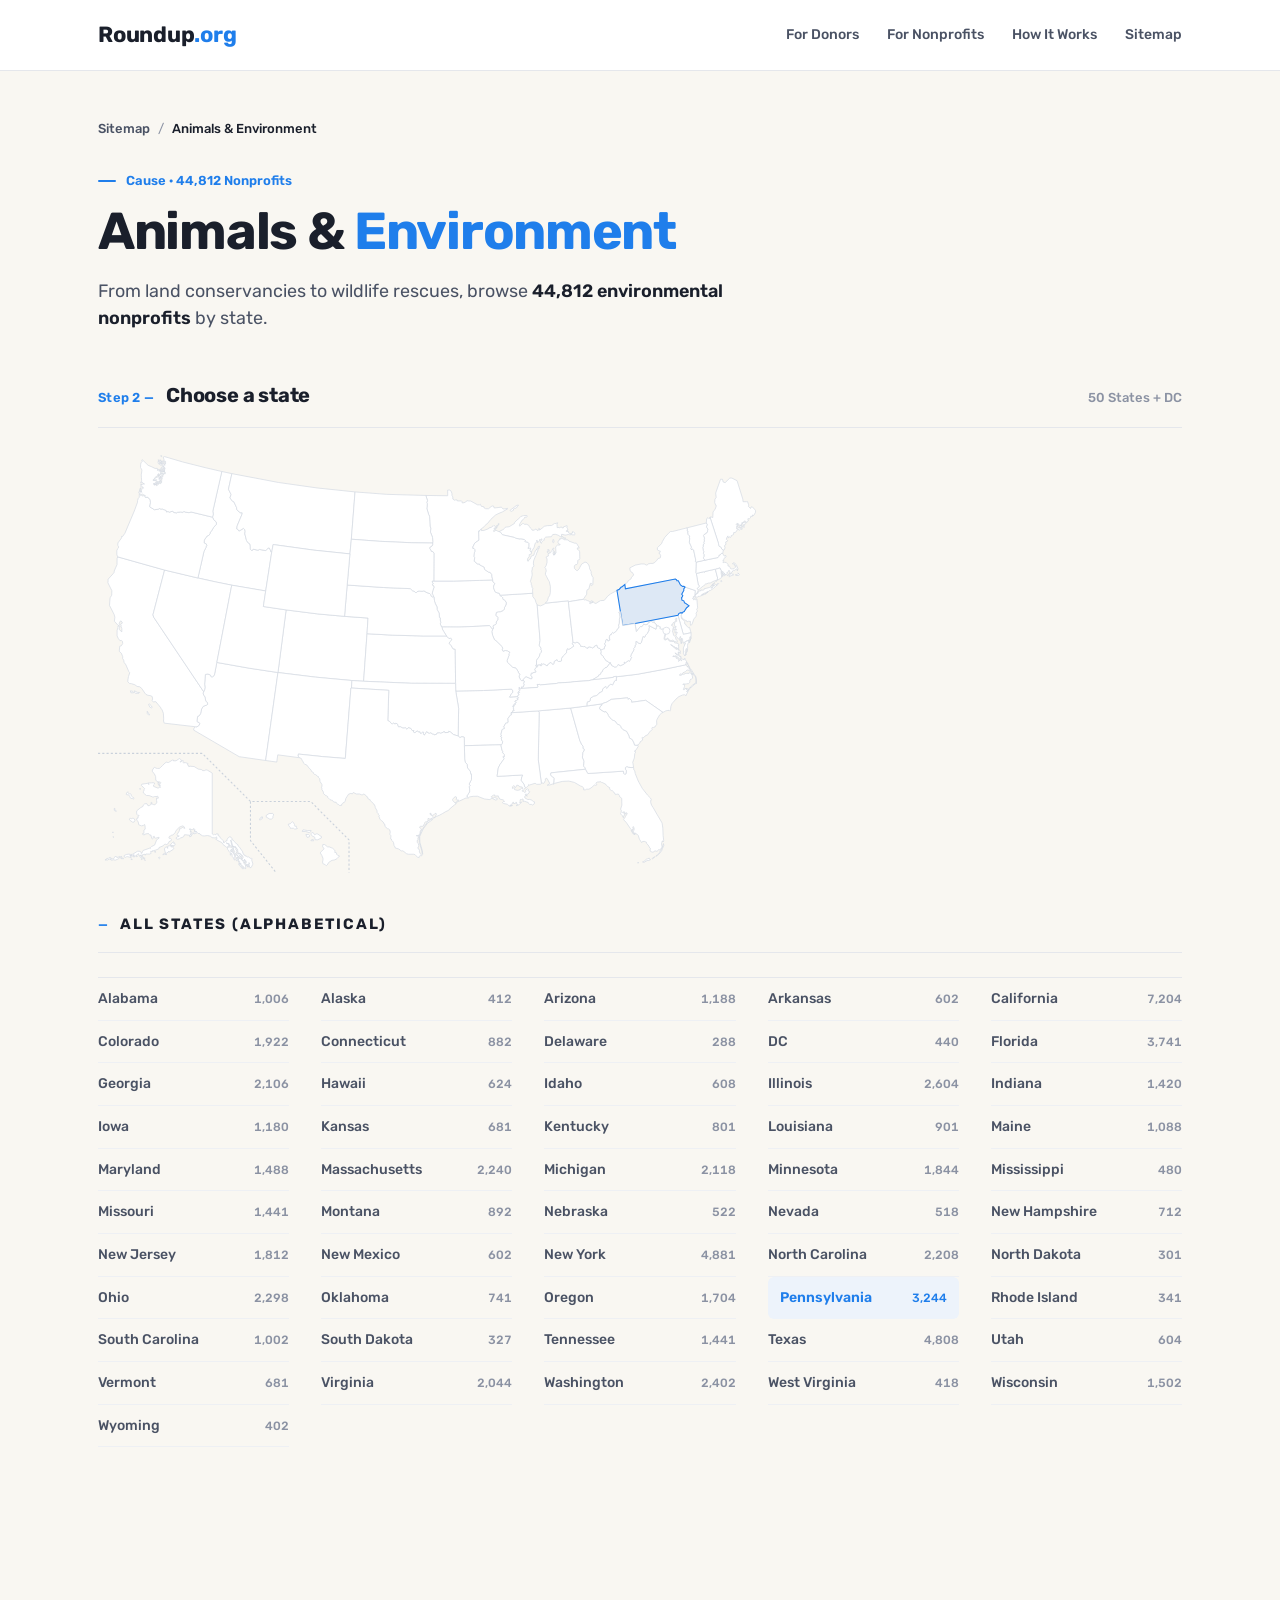
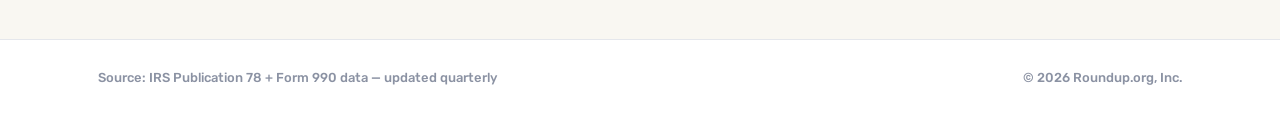
<file: causes/environment/index.html>
<!DOCTYPE html>
<html lang="en">
<head>
  <meta charset="UTF-8">
  <meta name="viewport" content="width=device-width, initial-scale=1.0">
  <title>Animals &amp; Environment Nonprofits — Sitemap — Roundup.org</title>
  <link rel="canonical" href="index.html">
  <link rel="stylesheet" href="../../styles.css">
</head>
<body>

  <header class="masthead">
    <div class="masthead-inner">
      <a href="../../index.html" class="brand">Roundup<em>.org</em></a>
      <nav class="masthead-meta">
        <a href="#">For Donors</a>
        <a href="#">For Nonprofits</a>
        <a href="#">How It Works</a>
        <a href="../../index.html">Sitemap</a>
      </nav>
    </div>
  </header>

  <div class="container">
    <main>

      <nav class="breadcrumbs" id="breadcrumbs">
        <a href="../../index.html">Sitemap</a>
        <span class="sep">/</span>
        <a href="index.html" id="bc-cause" class="current">Animals &amp; Environment</a>
        <span class="sep" id="bc-sep-state" hidden>/</span>
        <a href="#" id="bc-state" hidden>Pennsylvania</a>
        <span class="sep" id="bc-sep-city" hidden>/</span>
        <span id="bc-city" hidden>Philadelphia</span>
      </nav>

      <header class="page-head">
        <div class="kicker" id="page-kicker">Cause · 44,812 Nonprofits</div>
        <h1 id="page-h1">Animals &amp; <em>Environment</em></h1>
        <p class="dek" id="page-dek">From land conservancies to wildlife rescues, browse <strong>44,812 environmental nonprofits</strong> by state.</p>
      </header>

      <div class="filter-chip-bar" id="chip-bar" hidden>
        <span class="filter-chip-label">Filtering by:</span>
        <div class="filter-chip" id="state-chip" hidden>
          <span class="filter-chip-value" id="state-chip-value">Pennsylvania</span>
          <a href="index.html" class="filter-chip-clear" id="state-chip-clear" aria-label="Clear state filter">&times;</a>
        </div>
        <div class="filter-chip" id="city-chip" hidden>
          <span class="filter-chip-value" id="city-chip-value">Philadelphia</span>
          <a href="#" class="filter-chip-clear" id="city-chip-clear" aria-label="Clear city filter">&times;</a>
        </div>
        <span class="filter-chip-summary" id="chip-summary"></span>
      </div>

      <section id="hub-mode">
        <div class="section-head">
          <div class="section-label">
            <span class="section-num">Step 2 —</span>
            <h2 class="section-title">Choose a state</h2>
          </div>
          <span class="section-note">50 States + DC</span>
        </div>

<svg xmlns="http://www.w3.org/2000/svg" viewBox="0 0 959 593" class="us-map" aria-label="Clickable map of United States">
  <defs>
    <style>
      .us-map .map-a { cursor: pointer; }
      .us-map .map-a path, .us-map .map-a circle { fill: #FFFFFF; stroke: #D5DBE3; stroke-width: 1; transition: fill 0.12s ease, stroke 0.12s ease; }
      .us-map .map-a:hover path, .us-map .map-a:hover circle { fill: #1F7EEB; stroke: #1F7EEB; }
      .us-map .map-active path, .us-map .map-active circle { fill: #DDE8F5; stroke: #1F7EEB; stroke-width: 1.5; }
      .us-map .map-active:hover path, .us-map .map-active:hover circle { fill: #1F7EEB; stroke: #1F7EEB; }
      .us-map .separator1 { stroke: #C9D1DB; stroke-width: 1.5; stroke-dasharray: 3 3; fill: none; }
    </style>
  </defs>
  <g class="state">


<a href="?state=al" class="map-a map-al"><path class="al" d="m 643,467.4 .4,-7.3 -.9,-1.2 -1.7,-.7 -2.5,-2.8 .5,-2.9 48.8,-5.1 -.7,-2.2 -1.5,-1.5 -.5,-1.4 .6,-6.3 -2.4,-5.7 .5,-2.6 .3,-3.7 2.2,-3.8 -.2,-1.1 -1.7,-1 v -3.2 l -1.8,-1.9 -2.9,-6.1 -12.9,-45.8 -45.7,4 1.3,2 -1.3,67 4.4,33.2 .9,-.5 1.3,.1 .6,.4 .8,-.1 2,-3.8 v -2.3 l 1.1,-1.1 1.4,.5 3.4,6.4 v .9 l -3.3,2.2 3.5,-.4 4.9,-1.6 z"/><title>Alabama</title></a>

<!-- The scale of Alaska is 42% that of the contiguous United States, so its area is reduced to about 17.6%. The Islands of Four Mountains, Andreanof Islands, Rat Islands and Near Islands are not shown. -->
<a href="?state=ak" class="map-a map-ak"><path class="ak" d="m 15.8,572 h 2.4 l .7,.7 -1,1.2 -1.9,.2 -2.5,1.3 -3.7,-.1 2.2,-.9 .3,-1.1 2.5,-.3 z m 8.3,-1.7 1.3,.5 h .9 l .5,1.2 .3,-.6 .9,.2 1.1,1.5 0,.5 -4.2,1.9 -2.4,-.1 -1,-.5 -1.1,.7 -2,0 -1.1,-1.4 4.7,-.5 z m 5.4,-.1 1,.1 .7,.7 v 1 l -1.3,.1 -.9,-1.1 z m 2.5,.3 1.3,-.1 -.1,1 -1.1,.6 z m .3,2.2 3.4,-.1 .2,1.1 -1.3,.1 -.3,-.5 -.8,.6 -.4,-.6 -.9,-.2 z m 166.3,7.6 2.1,.1 -1,1.9 -1.1,-.1 -.4,-.8 .5,-1.3 m -1.1,-2.9 .6,-1.3 -.2,-2.3 2.4,-.5 4.5,4.4 1.3,3.4 1.9,1.6 .3,5.1 -1.4,0 -1.3,-2.3 -3.1,-2.4 h -.6 l 1.1,2.8 1.7,.2 .2,2.1 -.9,.1 -4.1,-4.4 -.1,-.9 1.9,-1 0,-1 -.5,-.8 -1.6,-.6 -1.7,-1.3 1.4,.1 .5,-.4 -.6,-.9 -.6,.5 z m -3.6,-9.1 1.3,.1 2.4,2.5 -.2,.8 -.8,-.1 -.1,1.8 .5,.5 0,1.5 -.8,.3 -.4,1.2 -.8,-.4 -.4,-2.2 1.1,-1.4 -2.1,-2.2 .1,-1.2 z m 1.5,-1.5 1.9,.2 2.5,.1 3.4,3.2 -.2,.5 -1.1,.6 -1.1,-.2 -.1,-.7 -1.2,-1.6 -.3,.7 1,1.3 -.2,1.2 -.8,-.1 -1.3,.2 -.1,-1.7 -2.6,-2.8 z m -12.7,-8.9 .9,-.4 h 1.6 l .7,-.5 4.1,2.2 .1,1.5 -.5,.5 h -.8 l -1.4,-.7 1.1,1.3 1.8,0 .5,2 -.9,0 -2.2,-1.5 -1.1,-.2 .6,1.3 .1,.9 .8,-.6 1.7,1.2 1.3,-.1 -.2,.8 1.9,4.3 0,3.4 .4,2.1 -.8,.3 -1.2,-2 -.5,-1.5 -1.6,-1.6 -.2,-2.7 -.6,-1.7 h -.7 l .3,1.1 0,.5 -1.4,1 .1,-3.3 -1.6,-1.6 -1.3,-2.3 -1.2,-1.2 z m 7.2,-2.3 1.1,1.8 2.4,-.1 1,2.1 -.6,.6 2,3.2 v 1.3 l -1.2,.8 v .7 l -2,1.9 -.5,-1.4 -.1,-1.3 .6,-.7 v -1.1 l -1.5,-1.9 -.5,-3.7 -.9,-1.5 z m -56.7,-18.3 -4,4.1 v 1.6 l 2.1,-.8 .8,-1.9 2.2,-2.4 z m -31.6,16.6 0,.6 1.8,1.2 .2,-1.4 .6,.9 3.5,.1 .7,-.6 .2,-1.8 -.5,-.7 -1.4,0 0,-.8 .4,-.6 v -.4 l -1.5,-.3 -3.3,3.6 z m -8.1,6.2 1.5,5.8 h 2.1 l 2.4,-2.5 .3,1.2 6.3,-4 .7,-1 -1,-1.1 v -.7 l .5,-1.3 -.9,-.1 -2,1 0,-1.2 -2.7,-.6 -2.4,.3 -.2,3.4 -.8,-2 -1.5,-.1 -1,.6 z m -2.2,8.2 .1,-.7 2.1,-1.3 .6,.3 1.3,.2 1.3,1.2 -2.2,-.2 -.4,-.6 -1,.6 z m -5.2,3.3 -1.1,.8 1.5,1.4 .8,-.7 -.1,-1.3 z m -6.3,-7.9 1.4,.1 .4,.6 -1.8,.1 z m -13.9,11.9 v .5 l .7,.1 -.1,-.6 z m -.4,-3.2 -1,1 v .5 l .7,1.1 1,-1 -.7,-.1 z m -2,-.8 -.3,1 -1.3,.1 -.4,.2 0,1.3 -.5,.9 .6,0 .7,-.9 .8,-.1 .9,-1 .2,-1.3 z m -4.4,-2 -.2,1.8 1.4,.8 1.2,-.6 0,-1 1.7,-.3 -.1,-.6 -.9,-.2 -.7,.6 -.9,-.5 z m -4.9,-.1 1,.7 -.3,1.2 -1.4,-1.1 z m -4.2,1.3 1.4,.1 -.7,.8 z m -3.5,3 1.8,1.1 -1.7,.1 z m -25.4,-31.2 1.2,.6 -.8,.6 z m -.7,-6.3 .4,1.2 .8,-1.2 z m 24.3,-19.3 1.5,-.1 .9,.4 1.1,-.5 1.3,-.1 1.6,.8 .8,1.9 -.1,.9 -1.2,2 -2.4,-.2 -2.1,-1.8 -1,-.4 -1.1,-2 z m -21.1,-14.4 .1,1.9 2,2 v .5 l -.8,-.2 -1.7,-.8 -.3,-1.1 -.3,-1.6 z m 18.3,-23.3 v 1.2 l 1.9,1.8 h 2.3 l .6,1.1 v 1.6 l 2.1,1.9 1.8,1.2 -.1,.7 -.7,1.1 -1.4,-1.2 -2.1,.1 -.8,-.8 -.9,-2.1 -1.5,-2.2 -2.6,-.1 -1,-.7 1,-2.1 z m 16.8,-4.5 1,0 .1,1.1 h -1 z m 16.2,19.7 .9,.1 0,1.2 -1.7,-.5 z m 127.8,77.7 -1.2,.4 -.1,1.1 h 1.2 z m -157.6,-4.5 -1.3,-.4 -4.1,.6 -2.8,1.4 -.1,1.9 1.9,.7 1.5,-.9 1.7,-.1 4.7,1.4 .1,-1.3 -1.6,-1.1 z m 2.1,2.3 -.4,-1.4 1.2,.2 .1,1.4 1.8,0 .4,-2.5 .3,2.4 2.5,-.1 3.2,-3.3 .8,.1 -.7,1.3 1.4,.9 4.2,-.2 2.6,-1.2 1.4,-.1 .3,1.5 .6,-.5 .4,-1.4 5.9,.2 1.9,-1.6 -1.3,-1.1 .6,-1.2 2.6,.2 -.2,-1.2 2.5,.2 .7,-1.1 1.1,.2 4.6,-1.9 .2,-1.7 5.6,-2.4 2,-1.9 1.2,-.6 1.3,.8 2.3,-.9 1.1,-1.9 .5,-1.3 1.7,-.9 1.5,-.7 .4,-1.4 -1.1,-1.7 -2.2,-.2 -.2,-1.3 .8,-1.6 1.4,-.2 1.3,-1.5 1.9,-.1 3.4,-3.2 .4,-1.4 1.5,-2.3 3.8,-4.1 2.5,-.9 1.9,-.9 2.1,.8 1.4,2.6 -1.5,0 -1.4,-1.5 -3,2 -1.7,.1 -.2,3.1 -3.1,4.9 .6,2 2.3,0 -.6,1 -1.4,.1 -2.4,1.8 0,.9 1.9,1 3.4,-.6 1.4,-1.7 1.4,.1 3,-1.7 .5,-2.3 1.6,-.1 6.3,.8 1,-1.1 1,-4.5 -1.6,1.1 .6,-2.2 -1.6,-1.4 .8,-1.5 .1,1.5 3.4,0 .7,-1 1.6,-.1 -.3,1.7 1.9,.1 -1.9,1.3 4.1,1.1 -3.5,.4 -1.3,1.2 .9,1.4 4.6,-1.7 2.3,1.7 .7,-.9 .6,1.4 4,2.3 h 2.9 l 3.9,-.5 4.3,1.1 2,1.9 4.5,.4 1.8,-1.5 .8,2.4 -1.8,.7 1.2,1.2 7.4,3.8 1.4,2.5 5.4,4.1 3.3,-2 -.6,-2.2 -3.5,-2 3.1,1.2 .5,-.7 .9,1.3 0,2.7 2.1,-.6 2.1,1.8 -2.5,-9.8 1.2,1.3 1.4,6 2.2,2.5 2.4,-.4 1.8,3.5 h .9 l .6,5.6 3.4,.5 1.6,2.2 1.8,1.1 .4,2.8 -1.8,2.6 2.9,1.6 1.2,-2.4 -.2,3.1 -.8,.9 1.4,1.7 .7,-2.4 -.2,-1.2 .8,.2 .6,2.3 -1,1.4 .6,2.6 .5,.4 .3,-1.6 .7,.6 -.3,2 1.2,.2 -.4,.9 1.7,-.1 0,-1 h -1 l .1,-1.7 -.8,-.6 1.7,-.3 .5,-.8 0,-1.6 .5,1.3 -.6,1.8 1.2,3.9 1.8,.1 2.2,-4.2 .1,-1.9 -1.3,-4 -.1,-1.2 .5,-1.2 -.7,-.7 -1.7,.1 -2.5,-2 -1.7,0 -2,-1.4 -1.5,0 -.5,-1.6 -1.4,-.3 -.2,-1.5 -1,-.5 .1,-1.7 -5.1,-7.4 -1.8,-1.5 v -1.2 l -4.3,-3.5 -.7,-1.1 -1.6,-2 -1.9,-.6 0,-2.2 -1.2,-1.3 -1.7,-.7 -2.1,1.3 -1.6,2.1 -.4,2.4 -1.5,.1 -2.5,2.7 -.8,-.3 v -2.5 l -2.4,-2.2 -2.3,-2 -.5,-2 -2.5,-1.3 .2,-2.2 -2.8,-.1 -.7,1.1 -1.2,0 -.7,-.7 -1.2,.8 -1.8,-1.2 0,-85.8 -6.9,-4.1 -1.8,-.5 -2.2,1.1 -2.2,.1 -2.3,-1.6 -4.3,-.6 -5.8,-3.6 -5.7,-.4 -2,.5 -.2,-1.8 -1.8,-.7 1.1,-1 -.2,-.9 -3.2,-1.1 h -2.4 l -.4,.4 -.9,-.6 .1,-2.6 -.8,-.9 -2.5,2.9 -.8,-.1 v -.8 l 1.7,-.8 v -.8 l -1.9,-2.4 -1.1,-.1 -4.5,3.1 h -3.9 l .4,-.9 -1.8,-.1 -5.2,3.4 -1.8,0 -.6,-.8 -2.7,1.5 -3.6,3.7 -2.8,2.7 -1.5,1.2  -2.6,.1 -2.2,-.4 -2.3,-1.3 v 0 l -2.8,3.9 -.1,2.4 2.6,2.4 2.1,4.5 .2,5.3 2.9,2 3.4,.4 .7,.8 -1.5,2.3 .7,2.7 -1.7,-2.6 v -2.4 l -1.5,-.3 .1,1.2 .7,2.1 2.9,3.7 h -1.4 l -2.2,1.1 -6.2,-2.5 -.1,-2 1.4,-1.3 0,-1.4 -2.1,-.5 -2.3,.2 -4.8,.2 1.5,2.3 -1.9,-1.8 -8.4,1.2 -.8,1.5 4.9,4.7 -.8,1.4 -.3,2 -.7,.8 -.1,1.9 4.4,3.6 4.1,.2 4.6,1.9 h 2 l .8,-.6 3.8,.1 .1,-.8 1.2,1.1 .1,2 -2.5,-.1 .1,3.3 .5,3.2 -2.9,2.7 -1.9,-.1 -2,-.8 -1,.1 -3.1,2.1 -1.7,.2 -1.4,-2.8 -3.1,0 -2.2,2 -.5,1.8 -3.3,1.8 -5.3,4.3 -.3,3.1 .7,2.2 1,1.2 1,-.4 .9,1 -.8,.6 -1.5,.9 1.1,1.5 -2.6,1.1 .8,2.2 1.7,2.3 .8,4.1 4,1.5 2.6,-.8 1.7,-1.1 .5,2.1 .3,4.4 -1.9,1.4 0,4.4 -.6,.9 h -1.7 l 1.7,1.2 2.1,-.1 .4,-1 4.6,-.6 2,2.6 1.3,-.7 1.3,5.1 1,.5 1,-.7 .1,-2.4 .9,-1 .7,1.1 .2,1.6 1.6,.4 4.7,-1.2 .2,1.2 -2,1.1 -1.6,1.7 -2.8,7 -4.3,2 -1.4,1.5 -.3,1.4 -1,-.6 -9.3,3.3 -1.8,4.1 -1.3,-.4 .5,-1.1 -1.5,-1.4 -3.5,-.2 -5.3,3.2 -2.2,1.3 -2.3,0 -.5,2.4 z"/><title>Alaska</title></a>

<a href="?state=az" class="map-a map-az"><path class="az" d="m 139.6,387.6 3,-2.2 .8,-2.4 -1,-1.6 -1.8,-.2 -1.1,-1.6 1.1,-6.9 1.6,-.3 2.4,-3.2 1.6,-7 2.4,-3.6 4.8,-1.7 1.3,-1.3 -.4,-1.9 -2.3,-2.5 -1.2,-5.8 -1.4,-1.8 -1.3,-3.4 .9,-2.1 1.4,-3 .5,-2.9 -.5,-4.9 1,-13.6 3.5,-.6 3.7,1.4 1.2,2.7 h 2 l 2.4,-2.9 3.4,-17.5 46.2,8.2 40,6 -17.4,124.1 -37.3,-5.4 -64.2,-37.5 .5,-2.9 2,-1.8 z"/><title>Arizona</title></a>

<a href="?state=ar" class="map-a map-ar"><path class="ar" d="m 584.2,367 .9,-2.2 1.2,.5 .7,-1 -.8,-.7 .3,-1.5 -1.1,-.9 .6,-1 -.1,-1.5 -1.1,-.1 .8,-.8 1.3,.8 .3,-1.4 -.4,-1.1 .1,-.7 2,.6 -.4,-1.5 1.6,-1.3 -.5,-.9 -1.1,.1 -.6,-.9 .9,-.9 1.6,-.2 .5,-.8 1.4,-.2 -.1,-.8 -.9,-.9 v -.5 h 1.5 l .4,-.7 -1.4,-1 -.1,-.6 -11.2,.8 2.8,-5.1 1.7,-1.5 v -2.2 l -1.6,-2.5 -39.8,2 -39.1,.7 4.1,24.4 -.7,39 2.6,2.3 2.8,-1.3 3.2,.8 .2,11.9 52.3,-1.3 1.2,-1.5 .5,-3 -1.5,-2.3 -.5,-2.2 .9,-.7 v -.8 l -1.7,-1.1 -.1,-.7 1.6,-.9 -1.2,-1.1 1.7,-7.1 3.4,-1.6 v -.8 l -1.1,-1.4 2.9,-5.4 h 1.9 l 1.5,-1.2 -.3,-5.2 3.1,-4.5 1.8,-.6 -.5,-3.1 z"/><title>Arkansas</title></a>

<a href="?state=ca" class="map-a map-ca"><path class="ca" d="m 69.4,365.6 3.4,5.2 -1.4,.1 -1.8,-1.9 z m 1.9,-9.8 1.8,4.1 2.6,1 .7,-.6 -1.3,-2.5 -2.6,-2.4 z m -19.9,-19 v 2.4 l 2,1.2 4.4,-.2 1,-1 -3.1,-.2 z m -5.9,.1 3.3,.5 1.4,2.2 h -3.8 z m 47.9,45.5 -1,-3 .2,-3 -.4,-7.9 -1.8,-4.8 -1.2,-1.4 -.6,-1.5 -7,-8.6 -3.6,.1 -2,-1.9 1.1,-1.8 -.7,-3.7 -2.2,-1.2 -3.9,-.6 -2.8,-1.3 -1.5,-1.9 -4.5,-6.6 -2.7,-2.2 -3.7,-.5 -3.1,-2.3 -4.7,-1.5 -2.8,-.3 -2.5,-2.5 .2,-2.8 .8,-4.8 1.8,-5.1 -1.4,-1.6 -4,-9.4 -2.7,-3.7 -.4,-3 -1.6,-2.3 .2,-2.5 -2,-5 -2.9,-2.7 .6,-7.1 2.4,-.8 1.8,-3.1 -.4,-3.2 -1,-.9 h -2.5 l -2.5,-3.3 -1.5,-3.5 v -7.5 l 1.2,-4.2 .2,-2.1 2.5,.2 -.1,1.6 -.8,.7 v 2.5 l 3.7,3.2 v -4.7 l -1.4,-3.4 .5,-1.1 -1,-1.7 2.8,-1.5 -1.9,-3 -1.4,.5 -1.5,3.8 .5,1.3 -.8,1 -.9,-.1 -5.4,-6.1 .7,-5.6 -1.1,-3.9 -6.5,-12.8 .8,-10.7 2.3,-3.6 .2,-6.4 -5.5,-11.1 .3,-5.2 6.9,-7.5 1.7,-2.4 -.1,-1.4 4,-9.2 .1,-8.4 .9,-2.5 66.1,18.6 -16.4,63.1 1.1,3.5 70.4,105 -.9,2.1 1.3,3.4 1.4,1.8 1.2,5.8 2.3,2.5 .4,1.9 -1.3,1.3 -4.8,1.7 -2.4,3.6 -1.6,7 -2.4,3.2 -1.6,.3 -1.1,6.9 1.1,1.6 1.8,.2 1,1.6 -.8,2.4 -3,2.2 -2.2,-.1 z"/><title>California</title></a>

<a href="?state=co" class="map-a map-co"><path class="co" d="m 374.6,323.3 -16.5,-1 -51.7,-4.8 -52.6,-6.5 11.5,-88.3 44.9,5.7 37.5,3.4 33.1,2.4 -1.4,22.1 z"/><title>Colorado</title></a>

<a href="?state=ct" class="map-a map-ct"><path class="ct" d="m 873.5,178.9 .4,-1.1 -3.2,-12.3 -.1,-.3 -14.9,3.4 v .7 l -.9,.3 -.5,-.7 -10.5,2.4 2.8,16.3 1.8,1.5 -3.5,3.4 1.7,2.2 5.4,-4.5 1.7,-1.3 h .8 l 2.4,-3.1 1.4,.1 2.9,-1.1 h 2.1 l 5.3,-2.7 2.8,-.9 1,-1 1.5,.5 z"/><title>Connecticut</title></a>

<a href="?state=de" class="map-a map-de"><path class="de" d="m 822.2,226.6 -1.6,.3 -1.5,1.1 -1.2,2.1 7.6,27.1 10.9,-2.3 -2.2,-7.6 -1.1,.5 -3.3,-2.6 -.5,-1.7 -1.8,-1 -.2,-3.7 -2.1,-2.2 -1.1,-.8 -1.2,-1.1 -.4,-3.2 .3,-2.1 1,-2.2 z"/><title>Delaware</title></a>

<a href="?state=fl" class="map-a map-fl"><path class="fl" d="m 751.7,445.1 -4,-.7 -1.7,-.9 -2.2,1.4 v 2.5 l 1.4,2.1 -.5,4.3 -2.1,.6 -1,-1.1 -.6,-3.2 -50.1,3.3 -3.3,-6 -48.8,5.1 -.5,2.9 2.5,2.8 1.7,.7 .9,1.2 -.4,7.3 -1.1,.6 .5,.4 1,-.3 .7,-.8 10.5,-2.7 9.2,-.5 8.1,1.9 8.5,5 2.4,.8 2.2,2 -.1,2.7 h 2.4 l 1.9,-1 2.5,.1 2,-.8 2.9,-2 3.1,-2.9 1.1,-.4 .6,.5 h 1.4 l .5,-.8 -.5,-1.2 -.6,-.6 .2,-.8 2,-1.1 5,-.4 .8,1 1,.1 2.3,1 3,1.8 1.2,1.7 1.1,1.2 2.8,1.4 v 2.4 l 2.8,1.9 1,.1 1.6,1.4 .7,1.6 1,.2 .8,2.1 .7,.6 1,-1.1 2.9,.1 .5,1.4 1.1,.9 v 1.3 l 2.9,2.2 .2,9.6 -1.8,5.8 1,1.2 -.2,3.4 -.8,1.4 .7,1.2 2.3,2.3 .3,1.5 .8,1 -.4,-1.9 1.3,-.6 .8,-3.6 -3,-1.2 .1,-.6 2.6,-.4 .9,2.6 1.1,.6 .1,-2 1.1,.3 .6,.8 -.1,.7 -2.9,4.2 -.2,1.1 -1.7,1.9 v 1.1 l 3.7,3.8 5.3,7.9 1.8,2.1 v 1.8 l 2.8,4.6 2.3,.6 .7,-1.2 -2.1,.3 -3,-4.5 .2,-1.4 1.5,-.8 v -1.5 l -.6,-1.3 .9,-.9 .4,.9 .7,.5 v 4 l -1.2,-.6 -.8,.9 1.4,1.6 1,2.6 1.2,-.6 2.3,1.2 2.1,2.2 1.6,5.1 3.1,4.8 .8,-1.3 2.8,-.5 3.2,1.3 .3,1.7 3.3,3.8 .1,1.1 2.2,2.7 -.7,.5 v 2.7 l 2.7,1.4 h 1.5 l 2.7,-1.8 1.5,.3 1.1,.4 2.3,-1.7 .2,-.7 1.2,.3 2.4,-1.7 1.3,-2.3 -.7,-3.2 -.2,-1.3 1.1,-4 .6,-.2 .6,1.6 .8,-1.8 -.8,-7.2 -.4,-10.5 -1,-6.8 -.7,-1.7 -6.6,-11.1 -5.2,-9.1 -2.2,-3.3 -1.3,-3.6 -.2,-3.4 .9,-.3 v -.9 l -1.1,-2.2 -4,-4 -7.6,-9.7 -5.7,-10.4 -4.3,-10.7 -.6,-3.7 -1.2,-1 -.5,-3.8 z m 9.2,134.5 1.7,-.1 -.7,-1 z m 7.3,-1.1 v -.7 l 1.6,-.2 3.7,-3.3 1.5,-.6 2.4,-.9 .3,1.3 1.7,.8 -2.6,1.2 h -2.4 l -3.9,2.5 z m 17.2,-7.6 -3,1.4 -1,1.3 1.1,.1 z m 3.8,-2.9 -1.1,.3 -1.4,2 1.1,-.2 1.5,-1.6 z m 8.3,-15.7 -1.7,5.6 -.8,1 -1,2.6 -1.2,1.6 -.7,1.7 -1.9,2.2 v .9 l 2.7,-2.8 2.4,-3.5 .6,-2 2.1,-4.9 z"/><title>Florida</title></a>

<a href="?state=ga" class="map-a map-ga"><path class="ga" d="m 761.8,414.1 v 1.4 l -4.2,6.2 -1.2,.2 1.5,.5 v 2 l -.9,1.1 -.6,6 -2.3,6.2 .5,2 .7,5.1 -3.6,.3 -4,-.7 -1.7,-.9 -2.2,1.4 v 2.5 l 1.4,2.1 -.5,4.3 -2.1,.6 -1,-1.1 -.6,-3.2 -50.1,3.3 -3.3,-6 -.7,-2.2 -1.5,-1.5 -.5,-1.4 .6,-6.3 -2.4,-5.7 .5,-2.6 .3,-3.7 2.2,-3.8 -.2,-1.1 -1.7,-1 v -3.2 l -1.8,-1.9 -2.9,-6.1 -12.9,-45.8 22.9,-2.9 21.4,-3 -.1,1.9 -1.9,1 -1.4,3.2 .2,1.3 6.1,3.8 2.6,-.3 3.1,4 .4,1.7 4.2,5.1 2.6,1.7 1.4,.2 2.2,1.6 1.1,2.2 2,1.6 1.8,.5 2.7,2.7 .1,1.4 2.6,2.8 5,2.3 3.6,6.7 .3,2.7 3.9,2.1 2.5,4.8 .8,3.1 4.2,.4 z"/><title>Georgia</title></a>

<!-- Hawaii is shown in the same scale as the contiguous United States. The Northwestern Hawaiian Islands are not shown. -->
<a href="?state=hi" class="map-a map-hi"><path class="hi" d="m 317,553.7 -.2,3.2 1.7,1.9 .1,1.2 -4.8,4.5 -.1,1.2 1.9,3.2 1.7,4.2 v 2.6 l -.5,1.2 .1,3.4 4.1,2.1 1.1,1.1 1.2,-1.1 2.1,-3.6 4.5,-2.9 3.3,-.5 2.5,-1 1.7,-1.2 3.2,-3.5 -2.8,-1.1 -1.4,-1.4 .1,-1.7 -.5,-.6 h -2 l .2,-2.5 -.7,-1.2 -2.6,-2.3 -4.5,-1.9 -2.8,-.2 -3.3,-2.7 -1.2,-.6 z m -15.3,-17 -1.1,1.5 -.1,1.7 2.7,2.4 1.9,.5 .6,1 .4,3 3.6,.2 5.3,-2.6 -.1,-2.5 -1.4,-.5 -3.5,-2.6 -1.8,-.3 -2.9,1.3 -1.5,-2.7 z m -1.5,11.5 .9,-1.4 2.5,-.3 .6,1.8 z m -7,-8.7 1.7,4 3.1,-.6 .3,-2 -1.4,-1.5 z m -4.1,-6.7 -1.1,2.4 h 5 l 4.8,1.6 2.5,-1.6 .2,-1.5 -4.8,.2 z m -16,-10.6 -1.9,2.1 -2.9,.6 .8,2.2 2.2,2.8 .1,1 2.1,-.3 2.3,.1 1.7,1.2 3.5,-.8 v -.7 l -1,-.8 -.5,-2.1 -.8,-.3 -.5,1 -1.2,-1.3 .2,-1.4 -1.8,-3.3 -1.1,-.7 z m -31.8,-12.4 -4.2,2.9 .2,2.3 2.4,1.2 1.9,1.3 2.7,.4 2.6,-2.2 -.2,-1.9 .8,-1.7 v -1.4 l -1,-.9 z m -10.8,4.8 -.3,1.2 -1.9,.9 -.6,1.8 1,.8 1.1,-1.5 1.9,-.6 .4,-2.6 z"/><title>Hawaii</title></a>

<a href="?state=id" class="map-a map-id"><path class="id" d="m 165.3,183.1 -24.4,-5.4 8.5,-37.3 2.9,-5.8 .4,-2.1 .8,-.9 -.9,-2 -2.9,-1.2 .2,-4.2 4,-5.8 2.5,-.8 1.6,-2.3 -.1,-1.6 1.8,-1.6 3.2,-5.5 4.2,-4.8 -.5,-3.2 -3.5,-3.1 -1.6,-3.6 1.1,-4.3 -.7,-4 12.7,-56.1 14.2,3 -4.8,22 3.7,7.4 -1.6,4.8 3.6,4.8 1.9,.7 3.9,8.3 v 2.1 l 2.3,3 h .9 l 1.4,2.1 h 3.2 v 1.6 l -7.1,17 -.5,4.1 1.4,.5 1.6,2.6 2.8,-1.4 3.6,-2.4 1.9,1.9 .5,2.5 -.5,3.2 2.5,9.7 2.6,3.5 2.3,1.4 .4,3 v 4.1 l 2.3,2.3 1.6,-2.3 6.9,1.6 2.1,-1.2 9,1.7 2.8,-3.3 1.8,-.6 1.2,1.8 1.6,4.1 .9,.1 -8.5,54.8 -47.9,-8.2 z"/><title>Idaho</title></a>

<a href="?state=il" class="map-a map-il"><path class="il" d="m 623.5,265.9 -1,5.2 v 2 l 2.4,3.5 v .7 l -.3,.9 .9,1.9 -.3,2.4 -1.6,1.8 -1.3,4.2 -3.8,5.3 -.1,7 h -1 l .9,1.9 v .9 l -2.2,2.7 .1,1.1 1.5,2.2 -.1,.9 -3.7,.6 -.6,1.2 -1.2,-.6 -1,.5 -.4,3.3 1.7,1.8 -.4,2.4 -1.5,.3 -6.9,-3 -4,3.7 .3,1.8 h -2.8 l -1.4,-1.5 -1.8,-3.8 v -1.9 l .8,-.6 .1,-1.3 -1.7,-1.9 -.9,-2.5 -2.7,-4.1 -4.8,-1.3 -7.4,-7.1 -.4,-2.4 2.8,-7.6 -.4,-1.9 1.2,-1.1 v -1.3 l -2.8,-1.5 -3,-.7 -3.4,1.2 -1.3,-2.3 .6,-1.9 -.7,-2.4 -8.6,-8.4 -2.2,-1.5 -2.5,-5.9 -1.2,-5.4 1.4,-3.7 .7,-.7 .1,-2.3 -.7,-.9 1,-1.5 1.8,-.6 .9,-.3 1,-1.2 v -2.4 l 1.7,-2.4 .5,-.5 .1,-3.5 -.9,-1.4 -1,-.3 -1.1,-1.6 1,-4 3,-.8 h 2.4 l 4.2,-1.8 1.7,-2.2 .1,-2.4 1.1,-1.3 1.3,-3.2 -.1,-2.6 -2.8,-3.5 h -1.2 l -.9,-1.1 .2,-1.6 -1.7,-1.7 -2.5,-1.3 .5,-.6 45.9,-2.8 .1,4.6 3.4,4.6 1.2,4.1 1.6,3.2 z"/><title>Illinois</title></a>

<a href="?state=in" class="map-a map-in"><path class="in" d="m 629.2,214.8 -5.1,2.3 -4.7,-1.4 4.1,50.2 -1,5.2 v 2 l 2.4,3.5 v .7 l -.3,.9 .9,1.9 -.3,2.4 -1.6,1.8 -1.3,4.2 -3.8,5.3 -.1,7 h -1 l .9,1.9 1.1,.8 .6,-1 -.7,-1.7 4.6,-.5 .2,1.2 1.1,.2 .4,-.9 -.6,-1.3 .3,-.8 1.3,.8 1.7,-.4 1.7,.6 3.4,2.1 1.8,-2.8 3.5,-2.2 3,3.3 1.6,-2.1 .3,-2.7 3.8,-2.3 .2,1.3 1.9,1.2 3,-.2 1.2,-.7 .1,-3.4 2.5,-3.7 4.6,-4.4 -.1,-1.7 1.2,-3.8 2.2,1 6.7,-4.5 -.4,-1.7 -1.5,-2.1 1,-1.9 -6.6,-57.2 -.1,-1.4 -32.4,3.4 z"/><title>Indiana</title></a>

<a href="?state=ia" class="map-a map-ia"><path class="ia" d="m 556.9,183 2.1,1.6 .6,1.1 -1.6,3.3 -.1,2.5 2,5.5 2.7,1.5 3.3,.7 1.3,2.8 -.5,.6 2.5,1.3 1.7,1.7 -.2,1.6 .9,1.1 h 1.2 l 2.8,3.5 .1,2.6 -1.3,3.2 -1.1,1.3 -.1,2.4 -1.7,2.2 -4.2,1.8 h -2.4 l -3,.8 -1,4 1.1,1.6 1,.3 .9,1.4 -.1,3.5 -.5,.5 -1.7,2.4 v 2.4 l -1,1.2 -.9,.3 -1.8,.6 -1,1.5 .7,.9 -.1,2.3 -.7,.7 -1.5,-.8 -1.1,-1.1 -.6,-1.6 -1.7,-1.3 -14.3,.8 -27.2,1.2 -25.9,-.1 -1.8,-4.4 .7,-2.2 -.8,-3.3 .2,-2.9 -1.3,-.7 -.4,-6.1 -2.8,-5 -.2,-3.7 -2.2,-4.3 -1.3,-3.7 v -1.4 l -.6,-1.7 v -2.3 l -.5,-.9 -.7,-1.7 -.3,-1.3 -1.3,-1.2 1,-4.3 1.7,-5.1 -.7,-2 -1.3,-.4 -.4,-1.6 1,-.5 .1,-1.1 -1.3,-1.5 .1,-1.6 2.2,.1 h 28.2 l 36.3,-.9 18.6,-.7 z"/><title>Iowa</title></a>

<a href="?state=ks" class="map-a map-ks"><path class="ks" d="m 459.1,259.5 -43.7,-1.2 -36,-2 -4.8,67 67.7,2.9 62,.1 -.5,-48.1 -3.2,-.7 -2.6,-4.7 -2.5,-2.5 .5,-2.3 2.7,-2.6 .1,-1.2 -1.5,-2.1 -.9,1 -2,-.6 -2.9,-3 z"/><title>Kansas</title></a>

<a href="?state=ky" class="map-a map-ky"><path class="ky" d="m 692.1,322.5 -20.5,1.4 -5.2,.8 -17.4,1 -2.6,.8 -22.6,2 -.7,-.6 h -3.7 l 1.2,3.2 -.6,.9 -23.3,1.5 1,-2.7 1.4,.9 .7,-.4 1.2,-4.1 -1,-1 1,-2 .2,-.9 -1.3,-.8 -.3,-1.8 4,-3.7 6.9,3 1.5,-.3 .4,-2.4 -1.7,-1.8 .4,-3.3 1,-.5 1.2,.6 .6,-1.2 3.7,-.6 .1,-.9 -1.5,-2.2 -.1,-1.1 2.2,-2.7 0,-.9 1.1,.8 .6,-1 -.7,-1.7 4.6,-.5 .2,1.2 1.1,.2 .4,-.9 -.6,-1.3 .3,-.8 1.3,.8 1.7,-.4 1.7,.6 3.4,2.1 1.8,-2.8 3.5,-2.2 3,3.3 1.6,-2.1 .3,-2.7 3.8,-2.3 .2,1.3 1.9,1.2 3,-.2 1.2,-.7 .1,-3.4 2.5,-3.7 4.6,-4.4 -.1,-1.7 1.2,-3.8 2.2,1 6.7,-4.5 -.4,-1.7 -1.5,-2.1 1,-1.9 1.3,.5 2.2,.1 1.9,-.8 2.9,1.2 2.2,3.4 v 1 l 4.1,.7 2.3,-.2 1.9,2.1 2.2,.2 v -1 l 1.9,-.8 3,.8 1.2,.8 1.3,-.7 h .9 l .6,-1.7 3.4,-1.8 .5,.8 .8,2.9 3.5,1.4 1.2,2.1 -.1,1.1 .6,1 -.6,3.6 1.9,1.6 .8,1.1 1,.6 -.1,.9 4.4,5.6 h 1.4 l 1.5,1.8 1.2,.3 1.4,-.1 -4.9,6.6 -2.9,1 -3,3 -.4,2.2 -2.1,1.3 -.1,1.7 -1.4,1.4 -1.8,.5 -.5,1.9 -1,.4 -6.9,4.2 z m -98,11.3 -.7,-.7 .2,-1 h 1.1 l .7,.7 -.3,1 z"/><title>Kentucky</title></a>

<a href="?state=la" class="map-a map-la"><path class="la" d="m 602.5,472.8 -1.2,-1.8 .3,-1.3 -4.8,-6.8 .9,-4.6 1,-1.4 .1,-1.4 -36,2 1.7,-11.9 2.4,-4.8 6,-8.4 -1.8,-2.5 h 2 v -3.3 l -2.4,-2.5 .5,-1.7 -1.2,-1 -1.6,-7.1 .6,-1.4 -52.3,1.3 .5,19.9 .7,3.4 2.6,2.8 .7,5.4 3.8,4.6 .8,4.3 h 1 l -.1,7.3 -3.3,6.4 1.3,2.3 -1.3,1.5 .7,3 -.1,4.3 -2.2,3.5 -.1,.8 -1.7,1.2 1,1.8 1.2,1.1 1.6,-1.3 5.3,-.9 6.1,-.1 9.6,3.8 8,1 1.5,-1.4 1.8,-.2 4.8,2.2 1.6,-.4 1.1,-1.5 -4.2,-1.8 -2.2,1 -1.1,-.2 -1.4,-2 3.3,-2.2 1.6,-.1 v 1.7 l 1.5,-.1 3.4,-.3 .4,2.3 1.1,.4 .6,1.9 4.8,1 1.7,1.6 v .7 h -1.2 l -1.5,1.7 1.7,1.2 5.4,1 2.7,2.8 4.4,-1 -3.7,.2 -.1,-.6 2.8,-.7 .2,-1.8 1.2,-.3 v -1.4 l 1.1,.1 v 1.6 l 2.5,.1 .8,-1.9 .9,.3 .2,2.5 1.2,.2 -1.8,2 2.6,-.9 2,-1.1 2.9,-3.3 h -.7 l -1.3,1.2 -.4,-.1 -.5,-.8 .9,-1.2 v -2.3 l 1.1,-.8 .7,.7 1,-.8 1,-.1 .6,1.3 -.6,1.9 h 2.4 l 5.1,1.7 .5,1.3 1.6,1.4 2.8,.1 1.3,.7 1.8,-1 .9,-1.7 v -1.7 h -1.4 l -1.2,-1.4 -1.1,-1.1 -3.2,-.9 -2.6,.2 -4.2,-2.4 v -2.3 l 1.3,-1 2.4,.6 -3.1,-1.6 .2,-.8 h 3.6 l 2.6,-3.5 -2.6,-1.8 .8,-1.5 -1.2,-.8 h -.8 l -2,2.1 v 2.1 l -.6,.7 -1.1,-.1 -1.6,-1.4 h -1.3 v -1.5 l .6,-.7 .8,.7 1.7,-1.6 .7,-1.6 .8,-.3 z m -10.3,-2.7 1.9,1 .8,1.1 2.5,.1 1.5,.8 .2,1.4 -.4,.6 -.9,-1.5 -1.4,1.2 -.9,1.4 -2.8,.8 -1.6,.1 -3.7,-1 .1,-1.7 2,-2 1.1,-2.4 z m -4.7,1.2 v 1.1 l -1.8,2 h -1.2 v -2.2 l 1.6,-1.5 z"/><title>Louisiana</title></a>

<a href="?state=me" class="map-a map-me"><path class="me" d="m 875,128.7 .6,4 3.2,2 .8,2.2 2.3,1.4 1.4,-.3 1,-3 -.8,-2.9 1.6,-.9 .5,-2.8 -.6,-1.3 3.3,-1.9 -2.2,-2.3 .9,-2.4 1.4,-2.2 .5,3.2 1.6,-2 1.3,.9 1.2,-.8 v -1.7 l 3.2,-1.3 .3,-2.9 2.5,-.2 2.7,-3.7 v -.7 l -.9,-.5 -.1,-3.3 .6,-1.1 .2,1.6 1,-.5 -.2,-3.2 -.9,.3 -.1,1.2 -1.2,-1.4 .9,-1.4 .6,.1 1.1,-.4 .5,2.8 2,-.3 2.9,.7 v -1 l -1.1,-1.2 1.3,.1 .1,-2.3 .6,.8 .3,1.9 2.1,1.5 .2,-1 .9,-.2 -.3,-.8 .8,-.6 -.1,-1.6 -1.6,-.2 -2,.7 1.4,-1.6 .7,-.8 1.3,-.2 .4,1.3 1.7,1.6 .4,-2.1 2.3,-1.2 -.9,-1.3 .1,-1.7 1.1,.5 h .7 l 1.7,-1.4 .4,-2.3 2.2,.3 .1,-.7 .2,-1.6 .5,1.4 1.5,-1 2.3,-4.1 -.1,-2.2 -1.4,-2 -3,-3.2 h -1.9 l -.8,2.2 -2.9,-3 .3,-.8 v -1.5 l -1.6,-4.5 -.8,-.2 -.7,.4 h -4.8 l -.3,-3.6 -8.1,-26 -7.3,-3.7 -2.9,-.1 -6.7,6.6 -2.7,-1 -1,-3.9 h -2.7 l -6.9,19.5 .7,6.2 -1.7,2.4 -.4,4.6 1.3,3.7 .8,.2 v 1.6 l -1.6,4.5 -1.5,1.4 -1.3,2.2 -.4,7.8 -2.4,-1 -1.5,.4 z m 34.6,-24.7 -1,.8 v 1.3 l .7,-.8 .9,.8 .4,-.5 1.1,.2 -1,-.8 .4,-.8 z m -1.7,2.6 -1,1.1 .5,.4 -.1,1 h 1.1 v -1.8 z m -3,-1.6 .9,1.3 1,.5 .3,-1 v -1.8 l -1.3,-.7 -.4,1.2 z m -1,5 -1.7,-1.7 1.6,-2.4 .8,.3 .2,1.1 1,.8 v 1.1 l -1,1 z"/><title>Maine</title></a>

<a href="?state=md" class="map-a map-md"><path class="md" d="m 822.9,269.3 0,-1.7 h -.8 l 0,1.8 z m 11.8,-3.9 1.2,-2.2 .1,-2.5 -.6,-.6 -.7,.9 -.2,2.1 -.8,1.4 -.3,1.1 -4.6,1.6 -.7,.8 -1.3,.2 -.4,.9 -1.3,.6 -.3,-2.5 .4,-.7 -.8,-.5 .2,-1.5 -1.6,1 v -2 l 1.2,-.3 -1.9,-.4 -.7,-.8 .4,-1.3 -.8,-.6 -.7,1.6 .5,.8 -.7,.6 -1.1,.5 -2,-1 -.2,-1.2 -1,-1.1 -1.4,-1.7 1.5,-.8 -1,-.6 v -.9 l .6,-1 1.7,-.3 -1.4,-.6 -.1,-.7 -1.3,-.1 -.4,1.1 -.6,.3 .1,-3.4 1,-1 .8,.7 .1,-1.6 -1,-.9 -.9,1.1 -1,1.4 -.6,-1 .2,-2.4 .9,-1 .9,.9 1.2,-.7 -.4,-1.7 -1,1 -.9,-2.1 -.2,-1.7 1.1,-2.4 1.1,-1.4 1.4,-.2 -.5,-.8 .5,-.6 -.3,-.7 .2,-2.1 -1.5,.4 -.8,1.1 1,1.3 -2.6,3.6 -.9,-.4 -.7,.9 -.6,2.2 -1.8,.5 1.3,.6 1.3,1.3 -.2,.7 .9,1.2 -1.1,1 .5,.3 -.5,1.3 v 2.1 l -.5,1.3 .9,1.1 .7,3.4 1.3,1.4 1.6,1.4 .4,2.8 1.6,2 .4,1.4 v 1 h -.7 l -1.5,-1.2 -.4,.2 -1.2,-.2 -1.7,-1.4 -1.4,-.3 -1,.5 -1.2,-.3 -.4,.2 -1.7,-.8 -1,-1 -1,-1.3 -.6,-.2 -.8,.7 -1.6,1.3 -1.1,-.8 -.4,-2.3 .8,-2.1 -.3,-.5 .3,-.4 -.7,-1 1,-.1 1,-.9 .4,-1.8 1.7,-2.6 -2.6,-1.8 -1,1.7 -.6,-.6 h -1 l -.6,-.1 -.4,-.4 .1,-.5 -1.7,-.6 -.8,.3 -1.2,-.1 -.7,-.7 -.5,-.2 -.2,-.7 .6,-.8 v -.9 l -1.2,-.2 -1,-.9 -.9,.1 -1.6,-.3 -.9,-.4 .2,-1.6 -1,-.5 -.2,-.7 h -.7 l -.8,-1.2 .2,-1 -2.6,.4 -2.2,-1.6 -1.4,.3 -.9,1.4 h -1.3 l -1.7,2.9 -3.3,.4 -1.9,-1 -2.6,3.8 -2.2,-.3 -3.1,3.9 -.9,1.6 -1.8,1.6 -1.7,-11.4 60.5,-11.8 7.6,27.1 10.9,-2.3 0,5.3 -.1,3.1 -1,1.8 z m -13.4,-1.8 -1.3,.9 .8,1.8 1.7,.8 -.4,-1.6 z"/><title>Maryland</title></a>

<a href="?state=ma" class="map-a map-ma"><path class="ma" d="m 899.9,174.2 h 3.4 l .9,-.6 .1,-1.3 -1.9,-1.8 .4,1 -1.5,1.5 h -2.3 l .1,.8 z m -9,1.8 -1.2,-.6 1,-.8 .6,-2.1 1.2,-1 .8,-.2 .6,.9 1.1,.2 .6,-.6 .5,1.9 -1.3,.3 -2.8,.7 z m -34.9,-23.4 18.4,-3.8 1,-1.5 .3,-1.7 1.9,-.6 .5,-1.1 1.7,-1.1 1.3,.3 1.7,3.3 1,.4 1.1,-1.3 .8,1.3 v 1.1 l -3,2.4 .2,.8 -.9,1 .4,.8 -1.3,.3 .9,1.2 -.8,.7 .6,1 .9,-.2 .3,-.8 1.1,.6 h 1.8 l 2.5,2.6 .2,2.6 1.8,.1 .8,1.1 .6,2 1,.7 h 1.9 l 1.9,-.1 .8,-.9 1.6,-1.2 1.1,-.3 -1.2,-2.1 -.3,.9 -1.5,-3.6 h -.8 l -.4,.9 -1.2,-1 1.3,-1.1 1.8,.4 2.3,2.1 1.3,2.7 1.2,3.3 -1,2.8 v -1.8 l -.7,-1 -3.5,2.3 -.9,-.3 -1.6,1 -.1,1.2 -2.2,1.2 -2,2.1 -2,1.9 h -1.2 l 3.3,-3.3 .5,-1.9 -.5,-.6 -.3,-1.3 -.9,-.1 -.1,1.3 -1,1.2 h -1.2 l -.3,1.1 .4,1.2 -1.2,1.1 -1.1,-.2 -.4,1 -1.4,-3 -1.3,-1.1 -2.6,-1.3 -.6,-2.2 h -.8 l -.7,-2.6 -6.5,2 -.1,-.3 -14.9,3.4 v .7 l -.9,.3 -.5,-.7 -10.5,2.4 -.7,-1 .5,-15 z"/><title>Massachusetts</title></a>

<a href="?state=mi" class="map-a map-mi"><path class="mi" d="m 663.3,209.8 .1,1.4 21.4,-3.5 .5,-1.2 3.9,-5.9 v -4.3 l .8,-2.1 2.2,-.8 2,-7.8 1,-.5 1,.6 -.2,.6 -1.1,.8 .3,.9 .8,.4 1.9,-1.4 .4,-9.8 -1.6,-2.3 -1.2,-3.7 v -2.5 l -2.3,-4.4 v -1.8 l -1.2,-3.3 -2.3,-3 -2.9,-1 -4.8,3 -2.5,4.6 -.2,.9 -3,3.5 -1.5,-.2 -2.9,-2.8 -.1,-3.4 1.5,-1.9 2,-.2 1.2,-1.7 .2,-4 .8,-.8 1.1,-.1 .9,-1.7 -.2,-9.6 -.3,-1.3 -1.2,-1.2 -1.7,-1 -.1,-1.8 .7,-.6 1.8,.8 -.3,-1.7 -1.9,-2.7 -.7,-1.6 -1.1,-1.1 h -2.2 l -8.1,-2.9 -1.4,-1.7 -3.1,-.3 -1.2,.3 -4.4,-2.3 h -1.4 l .5,1 -2.7,-.1 .1,.6 .6,.6 -2.5,2.1 .1,1.8 1.5,2.3 1.5,.2 v .6 l -1.5,.5 -2.1,-.1 -2.8,2.5 .1,2.5 .4,5.8 -2.2,3.4 .8,-4.5 -.8,-.6 -.9,5.3 -1,-2.3 .5,-2.3 -.5,-1 .6,-1.3 -.6,-1.1 1,-1 v -1.2 l -1.3,.6 -1.3,3.1 -.7,.7 -1.3,2.4 -1.7,-.2 -.1,1.2 h -1.6 l .2,1.5 .2,2 -3,1.2 .1,1.3 1,1.7 -.1,5.2 -1.3,4.4 -1.7,2.5 1.2,1.4 .8,3.5 -1,2.5 -.2,2.1 1.7,3.4 2.5,4.9 1.2,1.9 1.6,6.9 -.1,8.8 -.9,3.9 -2,3.2 -.9,3.7 -2,3 -1.2,1 z m -95.8,-96.8 3,3.8 17,3.8 1.4,1 4,.8 .7,.5 2.8,-.2 4.9,.8 1.4,1.5 -1,1 .8,.8 3.8,.7 1.2,1.2 .1,4.4 -1.3,2.8 2,.1 1,-.8 .9,.8 -1.1,3.1 1,1.6 1.2,.3 .8,-1.8 2.9,-4.6 1.6,-6 2.3,-2 -.5,-1.6 .5,-.9 1,1.6 -.3,2.2 2.9,-2.2 .2,-2.3 2.1,.6 .8,-1.6 .7,.6 -.7,1.5 -1,.5 -1,2 1.4,1.8 1.1,-.5 -.5,-.7 1,-1.5 1.9,-1.7 h .8 l .2,-2.6 2,-1.8 7.9,-.5 1.9,-3.1 3.8,-.3 3.8,1.2 4.2,2.7 .7,-.2 -.2,-3.5 .7,-.2 4.5,1.1 1.5,-.2 2.9,-.7 1.7,.4 1.8,.1 v -1.1 l -.7,-.9 -1.5,-.2 -1.1,-.8 .5,-1.4 -.8,-.3 -2.6,.1 -.1,-1 1.1,-.8 .6,.8 .5,-1.8 -.7,-.7 .7,-.2 -1.4,-1.3 .3,-1.3 .1,-1.9 h -1.3 l -1.5,1 -1.9,.1 -.5,1.8 -1.9,.2 -.3,-1.2 -2.2,.1 -1,1.2 -.7,-.1 -.2,-.8 -2.6,.4 -.1,-4.8 1,-2 -.7,-.1 -1.8,1.1 h -2.2 l -3.8,2.7 -6.2,.3 -4.1,.8 -1.9,1.5 -1.4,1.3 -2.5,1.7 -.3,.8 -.6,-1.7 -1.3,-.6 v .6 l .7,.7 v 1.3 l -1.5,-.6 h -.6 l -.3,1.2 -2,-1.9 -1.3,-.2 -1.3,1.5 -3.2,-.1 -.5,-1.4 -2,-1.9 -1.3,-1.6 v -.7 l -1.1,-1.4 -2.6,-1.2 -3.3,-.1 -1.1,-.9 h -1.4 l -.7,.4 -2.2,2.2 -.7,1.1 -1,-.7 .2,-1 .8,-2.1 3.2,-5 .8,-.2 1.7,-1.9 .7,-1.6 3,-.6 .8,-.6 -.1,-1 -.5,-.5 -4.5,.2 -2,.5 -2.6,1.2 -1.2,1.2 -1.7,2.2 -1.8,1 -3.3,3.4 -.4,1.6 -7.4,4.6 -4,.5 -1.8,.4 -2.3,3 -1.8,.7 -4.4,2.3 z m 100.7,3.8 3.8,.1 .6,-.5 -.2,-2 -1.7,-1.8 -1.9,.1 -.1,.5 1.1,.4 -1.6,.8 -.3,1 -.6,-.6 -.4,.8 z m -75.1,-41.9 -2.3,.2 -2.7,1.9 -7.1,5.3 .8,1 1.8,.3 2.8,-2 -1.1,-.5 2.3,-1.6 h 1 l 3,-1.9 -.1,-.9 z m 41.1,62.8 v 1 l 2.1,1.6 -.2,-2.4 z m -.7,2.8 1.1,.1 v .9 h -1 z m 21.4,-21.3 v .9 l .8,-.2 v -.5 z m 4.7,3.1 -.1,-1.1 -1.6,-.2 -.6,-.4 h -.9 l -.4,.3 .9,.4 1.1,1.1 z m -18,1.2 -.1,1.1 -.3,.7 .2,2.2 .4,.3 .7,.1 .5,-.9 .1,-1.6 -.3,-.6 -.1,-1.1 z"/><title>Michigan</title></a>

<a href="?state=mn" class="map-a map-mn"><path class="mn" d="m 464.7,68.6 -1.1,2.8 .8,1.4 -.3,5.1 -.5,1.1 2.7,9.1 1.3,2.5 .7,14 1,2.7 -.4,5.8 2.9,7.4 .3,5.8 -.1,2.1 -.1,2.2 -.9,2 -3.1,1.9 -.3,1.2 1.7,2.5 .4,1.8 2.6,.6 1.5,1.9 -.2,39.5 h 28.2 l 36.3,-.9 18.6,-.7 -1.1,-4.5 -.2,-3 -2.2,-3 -2.8,-.7 -5.2,-3.6 -.6,-3.3 -6.3,-3.1 -.2,-1.3 h -3.3 l -2.2,-2.6 -2,-1.3 .7,-5.1 -.9,-1.6 .5,-5.4 1,-1.8 -.3,-2.7 -1.2,-1.3 -1.8,-.3 v -1.7 l 2.8,-5.8 5.9,-3.9 -.4,-13 .9,.4 .6,-.5 .1,-1.1 .9,-.6 1.4,1.2 .7,-.1 v 0 l -1.2,-2.2 4.3,-3.1 3.1,-3.7 1.6,-.8 4.7,-5.9 6.3,-5.8 3.9,-2.1 6.3,-2.7 7.6,-4.5 -.6,-.4 -3.7,.7 -2.8,.1 -1,-1.6 -1.4,-.9 -9.8,1.2 -1,-2.8 -1.6,-.1 -1.7,.8 -3.7,3.1 h -4.1 l -2.1,-1 -.3,-1.7 -3.9,-.8 -.6,-1.6 -.7,-1.3 -1,.9 -2.6,.1 -9.9,-5.5 h -2.9 l -.8,-.7 -3.1,1.3 -.8,1.3 -3.3,.8 -1.3,-.2 v -1.7 l -.7,-.9 h -5.9 l -.4,-1.4 h -2.6 l -1.1,.4 -2.4,-1.7 .3,-1.4 -.6,-2.4 -.7,-1.1 -.2,-3 -1,-3.1 -2.1,-1.6 h -2.9 l .1,8 -30.9,-.4 z"/><title>Minnesota</title></a>

<a href="?state=ms" class="map-a map-ms"><path class="ms" d="m 623.8,468.6 -5,.1 -2.4,-1.5 -7.9,2.5 -.9,-.7 -.5,.2 -.1,1.6 -.6,.1 -2.6,2.7 -.7,-.1 -.6,-.7 -1.2,-1.8 .3,-1.3 -4.8,-6.8 .9,-4.6 1,-1.4 .1,-1.4 -36,2 1.7,-11.9 2.4,-4.8 6,-8.4 -1.8,-2.5 h 2 v -3.3 l -2.4,-2.5 .5,-1.7 -1.2,-1 -1.6,-7.1 .6,-1.4 1.2,-1.5 .5,-3 -1.5,-2.3 -.5,-2.2 .9,-.7 v -.8 l -1.7,-1.1 -.1,-.7 1.6,-.9 -1.2,-1.1 1.7,-7.1 3.4,-1.6 v -.8 l -1.1,-1.4 2.9,-5.4 h 1.9 l 1.5,-1.2 -.3,-5.2 3.1,-4.5 1.8,-.6 -.5,-3.1 38.3,-2.6 1.3,2 -1.3,67 4.4,33.2 z"/><title>Mississippi</title></a>

<a href="?state=mo" class="map-a map-mo"><path class="mo" d="m 555.3,248.9 -1.1,-1.1 -.6,-1.6 -1.7,-1.3 -14.3,.8 -27.2,1.2 -25.9,-.1 1.3,1.3 -.3,1.4 2.1,3.7 3.9,6.3 2.9,3 2,.6 .9,-1 1.5,2.1 -.1,1.2 -2.7,2.6 -.5,2.3 2.5,2.5 2.6,4.7 3.2,.7 .5,48.1 .2,10.8 39.1,-.7 39.8,-2 1.6,2.5 v 2.2 l -1.7,1.5 -2.8,5.1 11.2,-.8 1,-2 1.2,-.5 v -.7 l -1.2,-1.1 -.6,-1 1.7,.2 .8,-.7 -1.4,-1.5 1.4,-.5 .1,-1 -.6,-1 v -1.3 l -.7,-.7 .2,-1 h 1.1 l .7,.7 -.3,1 .8,.7 .8,-1 1,-2.7 1.4,.9 .7,-.4 1.2,-4.1 -1,-1 1,-2 .2,-.9 -1.3,-.8 h -2.8 l -1.4,-1.5 -1.8,-3.8 v -1.9 l .8,-.6 .1,-1.3 -1.7,-1.9 -.9,-2.5 -2.7,-4.1 -4.8,-1.3 -7.4,-7.1 -.4,-2.4 2.8,-7.6 -.4,-1.9 1.2,-1.1 v -1.3 l -2.8,-1.5 -3,-.7 -3.4,1.2 -1.3,-2.3 .6,-1.9 -.7,-2.4 -8.6,-8.4 -2.2,-1.5 -2.5,-5.9 -1.2,-5.4 1.4,-3.7 z"/><title>Missouri</title></a>

<a href="?state=mt" class="map-a map-mt"><path class="mt" d="m 247,130.5 57.3,7.9 51,5.3 2,-20.7 5.2,-66.7 -53.5,-5.6 -54.3,-7.7 -65.9,-12.5 -4.8,22 3.7,7.4 -1.6,4.8 3.6,4.8 1.9,.7 3.9,8.3 v 2.1 l 2.3,3 h .9 l 1.4,2.1 h 3.2 v 1.6 l -7.1,17 -.5,4.1 1.4,.5 1.6,2.6 2.8,-1.4 3.6,-2.4 1.9,1.9 .5,2.5 -.5,3.2 2.5,9.7 2.6,3.5 2.3,1.4 .4,3 v 4.1 l 2.3,2.3 1.6,-2.3 6.9,1.6 2.1,-1.2 9,1.7 2.8,-3.3 1.8,-.6 1.2,1.8 1.6,4.1 .9,.1 z"/><title>Montana</title></a>

<a href="?state=ne" class="map-a map-ne"><path class="ne" d="m 402.5,191.1 38,1.6 3.4,3.2 1.7,.2 2.1,2 1.8,-.1 1.8,-2 1.5,.6 1,-.7 .7,.5 .9,-.4 .7,.4 .9,-.4 1,.5 1.4,-.6 2,.6 .6,1.1 6.1,2.2 1.2,1.3 .9,2.6 1.8,.7 1.5,-.2 .5,.9 v 2.3 l .6,1.7 v 1.4 l 1.3,3.7 2.2,4.3 .2,3.7 2.8,5 .4,6.1 1.3,.7 -.2,2.9 .8,3.3 -.7,2.2 1.8,4.4 1.3,1.3 -.3,1.4 2.1,3.7 3.9,6.3 h -32.4 l -43.7,-1.2 -36,-2 1.4,-22.1 -33.1,-2.4 3.7,-44.2 z"/><title>Nebraska</title></a>

<a href="?state=nv" class="map-a map-nv"><path class="nv" d="m 167.6,296.8 -3.4,17.5 -2.4,2.9 h -2 l -1.2,-2.7 -3.7,-1.4 -3.5,.6 -1,13.6 .5,4.9 -.5,2.9 -1.4,3 -70.4,-105 -1.1,-3.5 16.4,-63.1 47,11.2 24.4,5.4 23.3,4.7 z"/><title>Nevada</title></a>

<a href="?state=nh" class="map-a map-nh"><path class="nh" d="m 862.6,93.6 -1.3,.1 -1,-1.1 -1.9,1.4 -.5,6.1 1.2,2.3 -1.1,3.5 2.1,2.8 -.4,1.7 .1,1.3 -1.1,2.1 -1.4,.4 -.6,1.3 -2.1,1 -.7,1.5 1.4,3.4 -.5,2.5 .5,1.5 -1,1.9 .4,1.9 -1.3,1.9 .2,2.2 -.7,1.1 .7,4.5 .7,1.5 -.5,2.6 .9,1.8 -.2,2.5 -.5,1.3 -.1,1.4 2.1,2.6 18.4,-3.8 1,-1.5 .3,-1.7 1.9,-.6 .5,-1.1 1.7,-1.1 1.3,.3 .8,-4.8 -2.3,-1.4 -.8,-2.2 -3.2,-2 -.6,-4 -11.9,-36.8 z"/><title>New Hampshire</title></a>

<a href="?state=nj" class="map-a map-nj"><path class="nj" d="m 842.5,195.4 -14.6,-4.9 -1.8,2.5 .1,2.2 -3,5.4 1.5,1.8 -.7,2 -1,1 .5,3.6 2.7,.9 1,2.8 2.1,1.1 4.2,3.2 -3.3,2.6 -1.6,2.3 -1.8,3 -1.6,.6 -1.4,1.7 -1,2.2 -.3,2.1 .8,.9 .4,2.3 1.2,.6 2.4,1.5 1.8,.8 1.6,.8 .1,1.1 .8,.1 1.1,-1.2 .8,.4 2.1,.2 -.2,2.9 .2,2.5 1.8,-.7 1.5,-3.9 1.6,-4.8 2.9,-2.8 .6,-3.5 -.6,-1.2 1.7,-2.9 v -1.2 l -.7,-1.1 1.2,-2.7 -.3,-3.6 -.6,-8.2 -1.2,-1.4 v 1.4 l .5,.6 h -1.1 l -.6,-.4 -1.3,-.2 -.9,.6 -1.2,-1.6 .7,-1.7 v -1 l 1.7,-.7 .8,-2.1 z"/><title>New Jersey</title></a>

<a href="?state=nm" class="map-a map-nm"><path class="nm" d="m 357.5,332.9 h -.8 l -7.9,99.3 -31.8,-2.6 -34.4,-3.6 -.3,3 2,2.2 -30.8,-4.1 -1.4,10.2 -15.7,-2.2 17.4,-124.1 52.6,6.5 51.7,4.8 z"/><title>New Mexico</title></a>

<a href="?state=ny" class="map-a map-ny"><path class="ny" d="m 872.9,181.6 -1.3,.1 -.5,1 z m -30.6,22.7 .7,.6 1.3,-.3 1.1,.3 .9,-1.3 h 1.9 l 2.4,-.9 5.1,-2.1 -.5,-.5 -1.9,.8 -2,.9 .2,-.8 2.6,-1.1 .8,-1 1.2,.1 4.1,-2.3 v .7 l -4.2,3 4.5,-2.8 1.7,-2.2 1.5,-.1 4.5,-3.1 3.2,-3.1 3,-2.3 1,-1.2 -1.7,-.1 -1,1.2 -.2,.7 -.9,.7 -.8,-1.1 -1.7,1 -.1,.9 -.9,-.2 .5,-.9 -1.2,-.7 -.6,.9 .9,.3 .2,.5 -.3,.5 -1.4,2.6 h -1.9 l .9,-1.8 .9,-.6 .3,-1.7 1.4,-1.6 .9,-.8 1.5,-.7 -1.2,-.2 -.7,.9 h -.7 l -1.1,.8 -.2,1 -2.2,2.1 -.4,.9 -1.4,.9 -7.7,1.9 .2,.9 -.9,.7 -2,.3 -1,-.6 -.2,1.1 -1.1,-.4 .1,1 -1.2,-.1 -1.2,.5 -.2,1.1 h -1 l .2,1 h -.7 l .2,1 -1.8,.4 -1.5,2.3 z m -.8,-.4 -1.6,.4 v 1 l -.7,1.6 .6,.7 2.4,-2.3 -.1,-.9 z m -10.1,-95.2 -.6,1.9 1.4,.9 -.4,1.5 .5,3.2 2.2,2.3 -.4,2.2 .6,2 -.4,1 -.3,3.8 3.1,6.7 -.8,1.8 .9,2.2 .9,-1.6 1.9,1.5 3,14.2 -.5,2 1.1,1 -.5,15 .7,1 2.8,16.3 1.8,1.5 -3.5,3.4 1.7,2.2 -1.3,3.3 -1.5,1.7 -1.5,2.3 -.2,-.7 .4,-5.9 -14.6,-4.9 -1.6,-1.1 -1.9,.3 -3,-2.2 -3,-5.8 h -2 l -.4,-1.5 -1.7,-1.1 -70.5,13.9 -.8,-6 4.3,-3.9 .6,-1.7 3.9,-2.5 .6,-2.4 2.3,-2 .8,-1.1 -1.7,-3.3 -1.7,-.5 -1.8,-3 -.2,-3.2 7.6,-3.9 8.2,-1.6 h 4.4 l 3.2,1.6 .9,-.1 1.8,-1.6 3.4,-.7 h 3 l 2.6,-1.3 2.5,-2.6 2.4,-3.1 1.9,-.4 1.1,-.5 .4,-3.2 -1.4,-2.7 -1.2,-.7 2,-1.3 -.1,-1.8 h -1.5 l -2.3,-1.4 -.1,-3.1 6.2,-6.1 .7,-2.4 3.7,-6.3 5.9,-6.4 2.1,-1.7 2.5,.1 20.6,-5.2 z"/><title>New York</title></a>

<a href="?state=nc" class="map-a map-nc"><path class="nc" d="m 829,300.1 -29.1,6.1 -39.4,7.3 -29.4,3.5 v 5.2 l -1.5,-.1 -1.4,1.2 -2.4,5.2 -2.6,-1.1 -3.5,2.5 -.7,2.1 -1.5,1.2 -.8,-.8 -.1,-1.5 -.8,-.2 -4,3.3 -.6,3.4 -4.7,2.4 -.5,1.2 -3.2,2.6 -3.6,.5 -4.6,3 -.8,4.1 -1.3,.9 -1.5,-.1 -1.4,1.3 -.1,4.9 21.4,-3 4.4,-1.9 1.3,-.1 7.3,-4.3 23.2,-2.2 .4,.5 -.2,1.4 .7,.3 1.2,-1.5 3.3,3 .1,2.6 19.7,-2.8 24.5,17.1 4,-2.2 3,-.7 h 1.7 l 1.1,1.1 .8,-2 .6,-5 1.7,-3.9 5.4,-6.1 4.1,-3.5 5.4,-2.3 2.5,-.4 1.3,.4 .7,1.1 3.3,-6.6 3.3,-5.3 -.7,-.3 -4.4,6.8 -.5,-.8 2,-2.2 -.4,-1.5 -2,-.5 1,1.3 -1.2,.1 -1.2,-1.8 -1.2,2 -1.6,.2 1,-2.7 .7,-1.7 -.2,-2.9 -2.2,-.1 .9,-.9 1.1,.3 2.7,.1 .8,-.5 h 2.3 l 2,-1.9 .2,-3.2 1.3,-1.4 1.2,-.2 1.3,-1 -.5,-3.7 -2.2,-3.8 -2.7,-.2 -.9,1.6 -.5,-1 -2.7,.2 -1.2,.4 -1.9,1.2 -.3,-.4 h -.9 l -1.8,1.2 -2.6,.5 v -1.3 l .8,-1 1,.7 h 1 l 1.7,-2.1 3.7,-1.7 2,-2.2 h 2.4 l .8,1.3 1.7,.8 -.5,-1.5 -.3,-1.6 -2.8,-3.1 -.3,-1.4 -.4,1 -.9,-1.3 z m 7,31 2.7,-2.5 4.6,-3.3 v -3.7 l -.4,-3.1 -1.7,-4.2 1.5,1.4 1,3.2 .4,7.6 -1.7,.4 -3.1,2.4 -3.2,3.2 z m 1.9,-19.3 -.9,-.2 v 1 l 2.5,2.2 -.2,-1.4 z m 2.9,2.1 -1.4,-2.8 -2.2,-3.4 -2.4,-3 -2.2,-4.3 -.8,-.7 2.2,4.3 .3,1.3 3.4,5.5 1.8,2.1 z"/><title>North Carolina</title></a>

<a href="?state=nd" class="map-a map-nd"><path class="nd" d="m 464.7,68.6 -1.1,2.8 .8,1.4 -.3,5.1 -.5,1.1 2.7,9.1 1.3,2.5 .7,14 1,2.7 -.4,5.8 2.9,7.4 .3,5.8 -.1,2.1 -29.5,-.4 -46,-2.1 -39.2,-2.9 5.2,-66.7 44.5,3.4 55.3,1.6 z"/><title>North Dakota</title></a>

<a href="?state=oh" class="map-a map-oh"><path class="oh" d="m 685.7,208.8 1.9,-.4 3,1.3 2.1,.6 .7,.9 h 1 l 1,-1.5 1.3,.8 h 1.5 l -.1,1 -3.1,.5 -2,1.1 1.9,.8 1.6,-1.5 2.4,-.4 2.2,1.5 1.5,-.1 2.5,-1.7 3.6,-2.1 5.2,-.3 4.9,-5.9 3.8,-3.1 9.3,-5.1 4.9,29.9 -2.2,1.2 1.4,2.1 -.1,2.2 .6,2 -1.1,3.4 -.1,5.4 -1,3.6 .5,1.1 -.4,2.2 -1.1,.5 -2,3.3 -1.8,2 h -.6 l -1.8,1.7 -1.3,-1.2 -1.5,1.8 -.3,1.2 h -1.3 l -1.3,2.2 .1,2.1 -1,.5 1.4,1.1 v 1.9 l -1,.2 -.7,.8 -1,.5 -.6,-2.1 -1.6,-.5 -1,2.3 -.3,2.2 -1.1,1.3 1.3,3.6 -1.5,.8 -.4,3.5 h -1.5 l -3.2,1.4 -1.2,-2.1 -3.5,-1.4 -.8,-2.9 -.5,-.8 -3.4,1.8 -.6,1.7 h -.9 l -1.3,.7 -1.2,-.8 -3,-.8 -1.9,.8 v 1 l -2.2,-.2 -1.9,-2.1 -2.3,.2 -4.1,-.7 v -1 l -2.2,-3.4 -2.9,-1.2 -1.9,.8 -2.2,-.1 -1.3,-.5 -6.6,-57.2 21.4,-3.5 z"/><title>Ohio</title></a>

<a href="?state=ok" class="map-a map-ok"><path class="ok" d="m 501.5,398.6 -4.6,-3.8 -2.2,-.9 -.5,1.6 -5.1,.3 -.6,-1.5 -5,2.5 -1.6,-.7 -3.7,.3 -.6,1.7 -3.6,.9 -1.3,-1.2 -1.2,.1 -2,-1.8 -2.1,.7 -2,-.5 -1.8,-2 -2.5,4.2 -1.2,.8 -1,-1.8 .3,-2 -1.2,-.7 -2.3,2.5 -1.7,-1.2 -.1,-1.5 -1.3,.5 -2.6,-1.7 -3,2.6 -2.3,-1.1 .7,-2.1 -2.3,.1 -1.9,-3 -3.5,-1.1 -2,2.3 -2.3,-2.2 -1.4,.4 -2,.1 -3.5,-1.9 -2.3,.1 -1.2,-.7 -.5,-2.9 -2.3,-1.7 -1.1,1.5 -1.4,-1 -1.2,-.4 -1.1,1 -1.5,-.3 -2.5,-3 -2.7,-1.3 1.4,-42.7 -52.6,-3.2 .6,-10.6 16.5,1 67.7,2.9 62,.1 .2,10.8 4.1,24.4 -.7,39 z"/><title>Oklahoma</title></a>

<a href="?state=or" class="map-a map-or"><path class="or" d="m 93.9,166.5 47,11.2 8.5,-37.3 2.9,-5.8 .4,-2.1 .8,-.9 -.9,-2 -2.9,-1.2 .2,-4.2 4,-5.8 2.5,-.8 1.6,-2.3 -.1,-1.6 1.8,-1.6 3.2,-5.5 4.2,-4.8 -.5,-3.2 -3.5,-3.1 -1.6,-3.6 -30.3,-7.3 -2.8,1 -5.4,-.9 -1.8,-.9 -1.5,1.2 -3.3,-.4 -4.5,.5 -.9,.7 -4.2,-.4 -.8,-1.6 -1.2,-.2 -4.4,1.3 -1.6,-1.1 -2.2,.8 -.2,-1.8 -2.3,-1.2 -1.5,-.2 -1,-1.1 -3,.3 -1.2,-.8 h -1.2 l -1.2,.9 -5.5,.7 -6.6,-4.2 1.1,-5.6 -.4,-4.1 -3.2,-3.7 -3.7,.1 -.4,-1.1 .4,-1.2 -.7,-.8 -1,.1 -1.1,1.3 -1.5,-.2 -.5,-1.1 -1,-.1 -.7,.6 -2,-1.9 v 4.3 l -1.3,1.3 -1.1,3.5 -.1,2.3 -4.5,12.3 -13.2,31.3 -3.2,4.6 -1.6,-.1 .1,2.1 -5.2,7.1 -.3,3.3 1,1.3 .1,2.4 -1.2,1.1 -1.2,3 .1,5.7 1.2,2.9 z"/><title>Oregon</title></a>

<a href="?state=pa" class="map-a map-pa map-active"><path class="pa" d="m 826.3,189.4 -1.9,.3 -3,-2.2 -3,-5.8 h -2 l -.4,-1.5 -1.7,-1.1 -70.5,13.9 -.8,-6 -4.2,3.4 -.9,.1 -2.7,3 -3.3,1.7 4.9,29.9 3.2,19.7 17.4,-2.9 60.5,-11.8 1.2,-2.1 1.5,-1.1 1.6,-.3 1.6,.6 1.4,-1.7 1.6,-.6 1.8,-3 1.6,-2.3 3.3,-2.6 -4.2,-3.2 -2.1,-1.1 -1,-2.8 -2.7,-.9 -.5,-3.6 1,-1 .7,-2 -1.5,-1.8 3,-5.4 -.1,-2.2 1.8,-2.5 z"/><title>Pennsylvania</title></a>

<a href="?state=ri" class="map-a map-ri"><path class="ri" d="m 883.2,170.7 -1.3,-1.1 -2.6,-1.3 -.6,-2.2 h -.8 l -.7,-2.6 -6.5,2 3.2,12.3 -.4,1.1 .4,1.8 5.6,-3.6 .1,-3 -.8,-.8 .4,-.6 -.1,-1.3 -.9,-.7 1.2,-.4 -.9,-1.6 1.8,.7 .3,1.4 .7,1.2 -1.4,-.8 1.1,1.7 -.3,1.2 -.6,-1.1 v 2.5 l .6,-.9 .4,.9 1.3,-1.5 -.2,-2.5 1.4,3.1 1,-.9 z m -4.7,12.2 h .9 l .5,-.6 -.8,-1.3 -.7,.7 z"/><title>Rhode Island</title></a>

<a href="?state=sc" class="map-a map-sc"><path class="sc" d="m 772.3,350.2 -19.7,2.8 -.1,-2.6 -3.3,-3 -1.2,1.5 -.7,-.3 .2,-1.4 -.4,-.5 -23.2,2.2 -7.3,4.3 -1.3,.1 -4.4,1.9 -.1,1.9 -1.9,1 -1.4,3.2 .2,1.3 6.1,3.8 2.6,-.3 3.1,4 .4,1.7 4.2,5.1 2.6,1.7 1.4,.2 2.2,1.6 1.1,2.2 2,1.6 1.8,.5 2.7,2.7 .1,1.4 2.6,2.8 5,2.3 3.6,6.7 .3,2.7 3.9,2.1 2.5,4.8 .8,3.1 4.2,.4 .8,-1.5 h .6 l 1.8,-1.5 .5,-2 3.2,-2.1 .3,-2.4 -1.2,-.9 .8,-.7 .8,.4 1.3,-.4 1.8,-2.1 3.8,-1.8 1.6,-2.4 .1,-.7 4.8,-4.4 -.1,-.5 -.9,-.8 1.1,-1.5 h .8 l .4,.5 .7,-.8 h 1.3 l .6,-1.5 2.3,-2.1 -.3,-5.4 .8,-2.3 3.6,-6.2 2.4,-2.2 2.2,-1.1 z"/><title>South Carolina</title></a>

<a href="?state=sd" class="map-a map-sd"><path class="sd" d="m 396.5,125.9 46,2.1 29.5,.4 -.1,2.2 -.9,2 -3.1,1.9 -.3,1.2 1.7,2.5 .4,1.8 2.6,.6 1.5,1.9 -.2,39.5 -2.2,-.1 -.1,1.6 1.3,1.5 -.1,1.1 -1,.5 .4,1.6 1.3,.4 .7,2 -1.7,5.1 -1,4.3 1.3,1.2 .3,1.3 .7,1.7 -1.5,.2 -1.8,-.7 -.9,-2.6 -1.2,-1.3 -6.1,-2.2 -.6,-1.1 -2,-.6 -1.4,.6 -1,-.5 -.9,.4 -.7,-.4 -.9,.4 -.7,-.5 -1,.7 -1.5,-.6 -1.8,2 -1.8,.1 -2.1,-2 -1.7,-.2 -3.4,-3.2 -38,-1.6 -51.1,-3.5 3.9,-43.9 2,-20.7 z"/><title>South Dakota</title></a>

<a href="?state=tn" class="map-a map-tn"><path class="tn" d="m 620.9,365.1 45.7,-4 22.9,-2.9 .1,-4.9 1.4,-1.3 1.5,.1 1.3,-.9 .8,-4.1 4.6,-3 3.6,-.5 3.2,-2.6 .5,-1.2 4.7,-2.4 .6,-3.4 4,-3.3 .8,.2 .1,1.5 .8,.8 1.5,-1.2 .7,-2.1 3.5,-2.5 2.6,1.1 2.4,-5.2 1.4,-1.2 1.5,.1 0,-5.2 .3,-.7 -4.6,.5 -.2,1 -28.9,3.3 -5.6,1.4 -20.5,1.4 -5.2,.8 -17.4,1 -2.6,.8 -22.6,2 -.7,-.6 h -3.7 l 1.2,3.2 -.6,.9 -23.3,1.5 -.8,1 -.8,-.7 h -1 v 1.3 l .6,1 -.1,1 -1.4,.5 1.4,1.5 -.8,.7 -1.7,-.2 .6,1 1.2,1.1 v .7 l -1.2,.5 -1,2 .1,.6 1.4,1 -.4,.7 h -1.5 v .5 l .9,.9 .1,.8 -1.4,.2 -.5,.8 -1.6,.2 -.9,.9 .6,.9 1.1,-.1 .5,.9 -1.6,1.3 .4,1.5 -2,-.6 -.1,.7 .4,1.1 -.3,1.4 -1.3,-.8 -.8,.8 1.1,.1 .1,1.5 -.6,1 1.1,.9 -.3,1.5 .8,.7 -.7,1 -1.2,-.5 -.9,2.2 -1.6,.7 z"/><title>Tennessee</title></a>

<a href="?state=tx" class="map-a map-tx"><path class="tx" d="m 282.3,429 .3,-3 34.4,3.6 31.8,2.6 7.9,-99.3 .8,0 52.6,3.2 -1.4,42.7 2.7,1.3 2.5,3 1.5,.3 1.1,-1 1.2,.4 1.4,1 1.1,-1.5 2.3,1.7 .5,2.9 1.2,.7 2.3,-.1 3.5,1.9 2,-.1 1.4,-.4 2.3,2.2 2,-2.3 3.5,1.1 1.9,3 2.3,-.1 -.7,2.1 2.3,1.1 3,-2.6 2.6,1.7 1.3,-.5 .1,1.5 1.7,1.2 2.3,-2.5 1.2,.7 -.3,2 1,1.8 1.2,-.8 2.5,-4.2 1.8,2 2,.5 2.1,-.7 2,1.8 1.2,-.1 1.3,1.2 3.6,-.9 .6,-1.7 3.7,-.3 1.6,.7 5,-2.5 .6,1.5 5.1,-.3 .5,-1.6 2.2,.9 4.6,3.8 6.4,1.9 2.6,2.3 2.8,-1.3 3.2,.8 .2,11.9 .5,19.9 .7,3.4 2.6,2.8 .7,5.4 3.8,4.6 .8,4.3 h 1 l -.1,7.3 -3.3,6.4 1.3,2.3 -1.3,1.5 .7,3 -.1,4.3 -2.2,3.5 -.1,.8 -1.7,1.2 1,1.8 1.2,1.1 -3.5,.3 -8.4,3.9 -3.5,1.4 -1.8,1.8 -.7,-.5 2.1,-2.3 1.8,-.7 .5,-.9 -2.9,-.1 -.7,-.8 .8,-2 -.9,-1.8 h -.6 l -2.4,1.3 -1.9,2.6 .3,1.7 3.3,3.4 1.3,.3 v .8 l -2.3,1.6 -4.9,4 -4,3.9 -3.2,1.4 -5,3 -3.7,2 -4.5,1.9 -4.1,2.5 3.2,-3 v -1.1 l .6,-.8 -.2,-1.8 -1.5,-.1 -1.1,1.5 -2.6,1.3 -1.8,-1.2 -.3,-1.7 h -1.5 l .8,2.2 1.4,.7 1.2,.9 1.8,1.6 -.7,.8 -3.9,1.7 -1.7,.1 -1.2,-1.2 -.5,2.1 .5,1.1 -2.7,2 -1.5,.2 -.8,.7 -.4,1.7 -1.8,3.3 -1.6,.7 -1.6,-.6 -1.8,1.1 .3,1.4 1.3,.8 1,.8 -1.8,3.5 -.3,2.8 -1,1.7 -1.4,1 -2.9,.4 1.8,.6 1.9,-.6 -.4,3.2 -1.1,-.1 .2,1.2 .3,1.4 -1.3,.9 v 3.1 l 1.6,1.4 .6,3.1 -.4,2.2 -1,.4 .4,1.5 1.1,.4 .8,1.7 v 2.6 l 1.1,2.1 2.2,2.6 -.1,.7 -2.2,-.2 -1.6,1.4 .2,1.4 -.9,-.3 -1.4,-.2 -3.4,-3.7 -2.3,-.6 h -7.1 l -2.8,-.8 -3.6,-3 -1.7,-1 -2.1,.1 -3.2,-2.6 -5.4,-1.6 v -1.3 l -1.4,-1.8 -.9,-4.7 -1.1,-1.7 -1.7,-1.4 v -1.6 l -1.4,-.6 .6,-2.6 -.3,-2.2 -1.3,-1.4 .7,-3 -.8,-3.2 -1.7,-1.4 h -1.1 l -4,-3.5 .1,-1.9 -.8,-1.7 -.8,-.2 -.9,-2.4 -2,-1.6 -2.9,-2.5 -.2,-2.1 -1,-.7 .2,-1.6 .5,-.7 -1.4,-1.5 .1,-.7 -2,-2.2 .1,-2.1 -2.7,-4.9 -.1,-1.7 -1.8,-3.1 -5.1,-4.8 v -1.1 l -3.3,-1.7 -.1,-1.8 -1.2,-.4 v -.7 l -.8,-.2 -2.1,-2.8 h -.8 l -.7,-.6 -1.3,1.1 h -2.2 l -2.6,-1.1 h -4.6 l -4.2,-2.1 -1.3,1.9 -2.2,-.6 -3.3,1.2 -1.7,2.8 -2,3.2 -1.1,4.4 -1.4,1.2 -1.1,.1 -.9,1.6 -1.3,.6 -.1,1.8 -2.9,.1 -1.8,-1.5 h -1 l -2,-2.9 -3.6,-.5 -1.7,-2.3 -1.3,-.2 -2.1,-.8 -3.4,-3.4 .2,-.8 -1.6,-1.2 -1,-.1 -3.4,-3.1 -.1,-2 -2.3,-4 .2,-1.6 -.7,-1.3 .8,-1.5 -.1,-2.4 -2.6,-4.1 -.6,-4.2 -1.6,-1.6 v -1 l -1.2,-.2 -.7,-1.1 -2.4,-1.7 -.9,-.1 -1.9,-1.6 v -1.1 l -2.9,-1.8 -.6,-2.1 -2.6,-2.3 -3.2,-4.4 -3,-1.3 -2.1,-1.8 .2,-1.2 -1.3,-1.4 -1.7,-3.7 -2.4,-1 z m 174.9,138.3 .8,.1 -.6,-4.8 -3.5,-12.3 -.2,-8.1 4.9,-10.5 6.1,-8.2 7.2,-5.1 v -.7 h -.8 l -2.6,1 -3.6,2.3 -.7,1.5 -8.2,11.6 -2.8,7.9 v 8.8 l 3.6,12 z"/><title>Texas</title></a>

<a href="?state=ut" class="map-a map-ut"><path class="ut" d="m 233.2,217.9 3.3,-21.9 -47.9,-8.2 -21,109 46.2,8.2 40,6 11.5,-88.3 z"/><title>Utah</title></a>

<a href="?state=vt" class="map-a map-vt"><path class="vt" d="m 859.1,102.4 -1.1,3.5 2.1,2.8 -.4,1.7 .1,1.3 -1.1,2.1 -1.4,.4 -.6,1.3 -2.1,1 -.7,1.5 1.4,3.4 -.5,2.5 .5,1.5 -1,1.9 .4,1.9 -1.3,1.9 .2,2.2 -.7,1.1 .7,4.5 .7,1.5 -.5,2.6 .9,1.8 -.2,2.5 -.5,1.3 -.1,1.4 2.1,2.6 -12.4,2.7 -1.1,-1 .5,-2 -3,-14.2 -1.9,-1.5 -.9,1.6 -.9,-2.2 .8,-1.8 -3.1,-6.7 .3,-3.8 .4,-1 -.6,-2 .4,-2.2 -2.2,-2.3 -.5,-3.2 .4,-1.5 -1.4,-.9 .6,-1.9 -.8,-1.7 27.3,-6.9 z"/><title>Vermont</title></a>

<a href="?state=va" class="map-a map-va"><path class="va" d="m 834.7,265.4 -1.1,2.8 .5,1.1 .4,-1.1 .8,-3.1 z m -34.6,-7 -.7,-1 1,-.1 1,-.9 .4,-1.8 -.2,-.5 .1,-.5 -.3,-.7 -.6,-.5 -.4,-.1 -.5,-.4 -.6,-.6 h -1 l -.6,-.1 -.4,-.4 .1,-.5 -1.7,-.6 -.8,.3 -1.2,-.1 -.7,-.7 -.5,-.2 -.2,-.7 .6,-.8 v -.9 l -1.2,-.2 -1,-.9 -.9,.1 -1.6,-.3 -.4,.7 -.4,1.6 -.5,2.3 -10,-5.2 -.2,.9 .9,1.6 -.8,2.3 .1,2.9 -1.2,.8 -.5,2.1 -.9,.8 -1.4,1.8 -.9,.8 -1,2.5 -2.4,-1.1 -2.3,8.5 -1.3,1.6 -2.8,-.5 -1.3,-1.9 -2.3,-.7 -.1,4.7 -1.4,1.7 .4,1.5 -2.1,2.2 .4,1.9 -3.7,6.3 -1,3.3 1.5,1.2 -1.5,1.9 .1,1.4 -2.3,2 -.7,-1.1 -4.3,3.1 -1.5,-1 -.6,1.4 .8,.5 -.5,.9 -5.5,2.4 -3,-1.8 -.8,1.7 -1.9,1.8 -2.3,.1 -4.4,-2.3 -.1,-1.5 -1.5,-.7 .8,-1.2 -.7,-.6 -4.9,6.6 -2.9,1 -3,3 -.4,2.2 -2.1,1.3 -.1,1.7 -1.4,1.4 -1.8,.5 -.5,1.9 -1,.4 -6.9,4.2 28.9,-3.3 .2,-1 4.6,-.5 -.3,.7 29.4,-3.5 39.4,-7.3 29.1,-6.1 -.6,-1.2 .4,-.1 .9,.9 -.1,-1.4 -.3,-1.9 1.6,1.2 .9,2.1 v -1.3 l -3.4,-5.5 v -1.2 l -.7,-.8 -1.3,.7 .5,1.4 h -.8 l -.4,-1 -.6,.9 -.9,-1.1 -2.1,-.1 -.2,.7 1.5,2.1 -1.4,-.7 -.5,-1 -.4,.8 -.8,.1 -1.5,1.7 .3,-1.6 v -1.4 l -1.5,-.7 -1.8,-.5 -.2,-1.7 -.6,-1.3 -.6,1.1 -1.7,-1 -2,.3 .2,-.9 1.5,-.2 .9,.5 1.7,-.8 .9,.4 .5,1 v .7 l 1.9,.4 .3,.9 .9,.4 .9,1.2 1.4,-1.6 h .6 l -.1,-2.1 -1.3,1 -.6,-.9 1.5,-.2 -1.2,-.9 -1.2,.6 -.1,-1.7 -1.7,.2 -2.2,-1.1 -1.8,-2.2 3.6,2.2 .9,.3 1.7,-.8 -1.7,-.9 .6,-.6 -1,-.5 .8,-.2 -.3,-.9 1.1,.9 .4,-.8 .4,1.3 1.2,.8 .6,-.5 -.5,-.6 -.1,-2.5 -1.1,-.1 -1.6,-.8 .9,-1.1 -2,-.1 -.4,-.5 -1.4,.6 -1.4,-.8 -.5,-1.2 -2.1,-1.2 -2.1,-1.8 -2.2,-1.9 3,1.3 .9,1.2 2.1,.7 2.3,2.5 .2,-1.7 .6,1.3 2.3,.5 v -4 l -.8,-1.1 1.1,.4 .1,-1.6 -3.1,-1.4 -1.6,-.2 -1.3,-.2 .3,-1.2 -1.5,-.3 -.1,-.6 h -1.8 l -.2,.8 -.7,-1 h -2.7 l -1,-.4 -.2,-1 -1.2,-.6 -.4,-1.5 -.6,-.4 -.7,1.1 -.9,.2 -.9,.7 h -1.5 l -.9,-1.3 .4,-3.1 .5,-2.4 .6,.5 z m 21.9,11.6 .9,-.1 0,-.6 -.8,.1 z m 7.5,14.2 -1,2.7 1.2,-1.3 z m -1.8,-15.3 .7,.3 -.2,1.9 -.5,-.5 -1.3,1 1,.4 -1.8,4.4 .1,8.1 1.9,3.1 .5,-1.5 .4,-2.7 -.3,-2.3 .7,-.9 -.2,-1.4 1.2,-.6 -.6,-.5 .5,-.7 .8,1.1 -.2,1.1 -.4,3.9 1.1,-2.2 .4,-3.1 .1,-3 -.3,-2 .6,-2.3 1.1,-1.8 .1,-2.2 .3,-.9 -4.6,1.6 -.7,.8 z"/><title>Virginia</title></a>

<a href="?state=wa" class="map-a map-wa"><path class="wa" d="m 161.9,83.6 .7,4 -1.1,4.3 -30.3,-7.3 -2.8,1 -5.4,-.9 -1.8,-.9 -1.5,1.2 -3.3,-.4 -4.5,.5 -.9,.7 -4.2,-.4 -.8,-1.6 -1.2,-.2 -4.4,1.3 -1.6,-1.1 -2.2,.8 -.2,-1.8 -2.3,-1.2 -1.5,-.2 -1,-1.1 -3,.3 -1.2,-.8 h -1.2 l -1.2,.9 -5.5,.7 -6.6,-4.2 1.1,-5.6 -.4,-4.1 -3.2,-3.7 -3.7,.1 -.4,-1.1 .4,-1.2 -.7,-.8 -1,.1 -2.1,-1.5 -1.2,.4 -2,-.1 -.7,-1.5 -1.6,-.3 2.5,-7.5 -.7,6 .5,.5 v -2 l .8,-.2 1.1,2.3 -.5,-2.2 1.2,-4.2 1.8,.4 -1.1,-2 -1,.3 -1.5,-.4 .2,-4.2 .2,1.5 .9,.5 .6,-1.6 h 3.2 l -2.2,-1.2 -1.7,-1.9 -1.4,1.6 1.2,-3.1 -.3,-4.6 -.2,-3.6 .9,-6.1 -.5,-2 -1.4,-2.1 .1,-4 .4,-2.7 2,-2.3 -.7,-1.4 .2,-.6 .9,.1 7.8,7.6 4.7,1.9 5.1,2.5 3.2,-.1 .2,3 1,-1.6 h .7 l .6,2.7 .5,-2.6 1.4,-.2 .5,.7 -1.1,.6 .1,1.6 .7,-1.5 h 1.1 l -.4,2.6 -1.1,-.8 .4,1.4 -.1,1.5 -.8,.7 -2.5,2.9 1.2,-3.4 -1.6,.4 -.4,2.1 -3.8,2.8 -.4,1 -2.1,2.2 -.1,1 h 2.2 l 2.4,-.2 .5,-.9 -3.9,.5 v -.6 l 2.6,-2.8 1.8,-.8 1.9,-.2 1,-1.6 3,-2.3 v -1.4 h 1.1 l .1,4 h -1.5 l -.6,.8 -1.1,-.9 .3,1.1 v 1.7 l -.7,.7 -.3,-1.6 -.8,.8 .7,.6 -.9,1.1 h 1.3 l .7,-.5 .1,2 -1,1.9 -.9,1 -.1,1.8 -1,-.2 -.2,-1.4 .9,-1.1 -.8,-.5 -.8,.7 -.7,2.2 -.8,.9 -.1,-2 .8,-1.1 -.2,-1.1 -1.2,1.2 .1,2.2 -.6,.4 -2.1,-.4 -1.3,1.2 2.2,-.6 -.2,2.2 1,-1.8 .4,1.4 .5,-1 .7,1.8 h .7 l .7,-.8 .6,-.1 2,-1.9 .2,-1.2 .8,.6 .3,.9 .7,-.3 .1,-1.2 h 1.3 l .2,-2.9 -.1,-2.7 .9,.3 -.7,-2.1 1.4,-.8 .2,-2.4 2.3,-2.2 1,.1 .3,-1.4 -1.2,-1.4 -.1,-3.5 -.8,.9 .7,2.9 -.6,.1 -.6,-1.9 -.6,-.5 .3,-2.3 1.8,-.1 .3,.7 .3,-1.6 -1.6,-1.7 -.6,-1.6 -.2,2 .9,1.1 -.7,.4 -1,-.8 -1.8,1.3 1.5,.5 .2,2.4 -.3,1.8 .9,-1.3 1.4,2.3 -.4,1.9 h -1.5 v -1.2 l -1.5,-1.2 .5,-3 -1.9,-2.6 2.7,-3 .6,-4.1 h .9 l 1.4,3.2 v -2.6 l 1.2,.3 v -3.3 l -.9,-.8 -1.2,2.5 -1,-3 1.3,-.1 -1.5,-4.9 1.9,-.6 25.4,7.5 31.7,8 23.6,5.5 z m -78.7,-39.4 h .5 l .1,.8 -.5,.3 .1,.6 -.7,.4 -.2,-.9 .5,-.4 z m 5,-4.3 -1.2,1.9 -.1,.8 .4,.2 .5,-.6 1.1,.1 z m -.4,-21.6 .5,.6 1.3,-.3 .2,-1 1.2,-1.8 -1,-.4 -.7,1.6 -.1,-1.6 -1.1,.2 -.7,1.4 z m 3.2,-5.5 .7,1.5 -.9,.2 -.8,.4 -.2,-2.4 z m -2.7,-1.6 -1.1,-.2 .5,1.4 z m -1,2.5 .8,.4 -.4,1.1 1.7,-.5 -.2,-2.2 -.9,-.2 z m -2.7,-.4 .3,2.7 1.6,1.3 .6,-1.9 -1.1,-2.2 z m 1.9,-1.1 -1.1,-1 -.9,.1 1.8,1.5 z m 3.2,-7 h -1.2 v .8 l 1.2,.6 z m -.9,32.5 .4,-2.7 h -1.1 l -.2,1.9 z"/><title>Washington</title></a>

<a href="?state=wv" class="map-a map-wv"><path class="wv" d="m 723.4,297.5 -.8,1.2 1.5,.7 .1,1.5 4.4,2.3 2.3,-.1 1.9,-1.8 .8,-1.7 3,1.8 5.5,-2.4 .5,-.9 -.8,-.5 .6,-1.4 1.5,1 4.3,-3.1 .7,1.1 2.3,-2 -.1,-1.4 1.5,-1.9 -1.5,-1.2 1,-3.3 3.7,-6.3 -.4,-1.9 2.1,-2.2 -.4,-1.5 1.4,-1.7 .1,-4.7 2.3,.7 1.3,1.9 2.8,.5 1.3,-1.6 2.3,-8.5 2.4,1.1 1,-2.5 .9,-.8 1.4,-1.8 .9,-.8 .5,-2.1 1.2,-.8 -.1,-2.9 .8,-2.3 -.9,-1.6 .2,-.9 10,5.2 .5,-2.3 .4,-1.6 .4,-.7 -.9,-.4 .2,-1.6 -1,-.5 -.2,-.7 h -.7 l -.8,-1.2 .2,-1 -2.6,.4 -2.2,-1.6 -1.4,.3 -.9,1.4 h -1.3 l -1.7,2.9 -3.3,.4 -1.9,-1 -2.6,3.8 -2.2,-.3 -3.1,3.9 -.9,1.6 -1.8,1.6 -1.7,-11.4 -17.4,2.9 -3.2,-19.7 -2.2,1.2 1.4,2.1 -.1,2.2 .6,2 -1.1,3.4 -.1,5.4 -1,3.6 .5,1.1 -.4,2.2 -1.1,.5 -2,3.3 -1.8,2 h -.6 l -1.8,1.7 -1.3,-1.2 -1.5,1.8 -.3,1.2 h -1.3 l -1.3,2.2 .1,2.1 -1,.5 1.4,1.1 v 1.9 l -1,.2 -.7,.8 -1,.5 -.6,-2.1 -1.6,-.5 -1,2.3 -.3,2.2 -1.1,1.3 1.3,3.6 -1.5,.8 -.4,3.5 h -1.5 l -3.2,1.4 -.1,1.1 .6,1 -.6,3.6 1.9,1.6 .8,1.1 1,.6 -.1,.9 4.4,5.6 h 1.4 l 1.5,1.8 1.2,.3 1.4,-.1 z"/><title>West Virginia</title></a>

<a href="?state=wi" class="map-a map-wi"><path class="wi" d="m 611,144 -2.9,.8 .2,2.3 -2.4,3.4 -.2,3.1 .6,.7 .8,-.7 .5,-1.6 2,-1.1 1.6,-4.2 3.5,-1.1 .8,-3.3 .7,-.9 .4,-2.1 1.8,-1.1 v -1.5 l 1,-.9 1.4,.1 v 2 l -1,.1 .5,1.2 -.7,2.2 -.6,.1 -1.2,4.5 -.7,.5 -2.8,7.2 -.3,4.2 .6,2 .1,1.3 -2.4,1.9 .3,1.9 -.9,3.1 .3,1.6 .4,3.7 -1.1,4.1 -1.5,5 1,1.5 -.3,.3 .8,1.7 -.5,1.1 1.1,.9 v 2.7 l 1.3,1.5 -.4,3 .3,4 -45.9,2.8 -1.3,-2.8 -3.3,-.7 -2.7,-1.5 -2,-5.5 .1,-2.5 1.6,-3.3 -.6,-1.1 -2.1,-1.6 -.2,-2.6 -1.1,-4.5 -.2,-3 -2.2,-3 -2.8,-.7 -5.2,-3.6 -.6,-3.3 -6.3,-3.1 -.2,-1.3 h -3.3 l -2.2,-2.6 -2,-1.3 .7,-5.1 -.9,-1.6 .5,-5.4 1,-1.8 -.3,-2.7 -1.2,-1.3 -1.8,-.3 v -1.7 l 2.8,-5.8 5.9,-3.9 -.4,-13 .9,.4 .6,-.5 .1,-1.1 .9,-.6 1.4,1.2 .7,-.1 h 2.6 l 6.8,-2.6 .3,-1 h 1.2 l .7,-1.2 .4,.8 1.8,-.9 1.8,-1.7 .3,.5 1,-1 2.2,1.6 -.8,1.6 -1.2,1.4 .5,1.5 -1.4,1.6 .4,.9 2.3,-1.1 v -1.4 l 3.3,1.9 1.9,.7 1.9,.7 3,3.8 17,3.8 1.4,1 4,.8 .7,.5 2.8,-.2 4.9,.8 1.4,1.5 -1,1 .8,.8 3.8,.7 1.2,1.2 .1,4.4 -1.3,2.8 2,.1 1,-.8 .9,.8 -1.1,3.1 1,1.6 1.2,.3 z m -49.5,-37.3 -.5,.1 -1.5,1.6 .2,.5 1.5,-.6 v -.6 l .9,-.3 z m 1.6,-1.1 -1,.3 -.2,.7 .9,-.1 z m -1.3,-1.6 -.2,.9 h 1.7 l .6,-.4 .1,-1 z m 2.8,-3 -.3,1.9 1.2,-.5 .1,-1.4 z m 58.3,31.9 -2,.3 -.4,1.3 1.3,1.7 z"/><title>Wisconsin</title></a>

<a href="?state=wy" class="map-a map-wy"><path class="wy" d="m 355.3,143.7 -51,-5.3 -57.3,-7.9 -2,10.7 -8.5,54.8 -3.3,21.9 32.1,4.8 44.9,5.7 37.5,3.4 3.7,-44.2 z"/><title>Wyoming</title></a>

<a href="?state=dc" class="map-a map-dc"><path class="dc" d="m 803.5,252 -2.6,-1.8 -1,1.7 .5,.4 .4,.1 .6,.5 .3,.7 -.1,.5 .2,.5 z"/><title>District of Columbia</title></a>


  </g>
  <a href="?state=dc" class="map-a map-dc"><circle class="state borders dccircle dc" cx="801.6" cy="252.1" r="5"/><title>District of Columbia</title></a>
  <path class="separator1" fill="none" d="m 215,493 v 55 l 36,45 m -251,-168 h 147 l 68,68 h 85 l 54,54 v 46"/>
</svg>

        <section style="margin-top: 40px;">
          <div class="section-head">
            <div class="section-label">
              <span class="section-num">—</span>
              <h2 class="section-title" style="font-size: 15px; text-transform: uppercase; letter-spacing: 0.12em;">All States (Alphabetical)</h2>
            </div>
          </div>

          <div class="state-list">
            <a href="?state=al" class="state-link"><span>Alabama</span><span class="num">1,006</span></a>
            <a href="?state=ak" class="state-link"><span>Alaska</span><span class="num">412</span></a>
            <a href="?state=az" class="state-link"><span>Arizona</span><span class="num">1,188</span></a>
            <a href="?state=ar" class="state-link"><span>Arkansas</span><span class="num">602</span></a>
            <a href="?state=ca" class="state-link"><span>California</span><span class="num">7,204</span></a>
            <a href="?state=co" class="state-link"><span>Colorado</span><span class="num">1,922</span></a>
            <a href="?state=ct" class="state-link"><span>Connecticut</span><span class="num">882</span></a>
            <a href="?state=de" class="state-link"><span>Delaware</span><span class="num">288</span></a>
            <a href="?state=dc" class="state-link"><span>DC</span><span class="num">440</span></a>
            <a href="?state=fl" class="state-link"><span>Florida</span><span class="num">3,741</span></a>
            <a href="?state=ga" class="state-link"><span>Georgia</span><span class="num">2,106</span></a>
            <a href="?state=hi" class="state-link"><span>Hawaii</span><span class="num">624</span></a>
            <a href="?state=id" class="state-link"><span>Idaho</span><span class="num">608</span></a>
            <a href="?state=il" class="state-link"><span>Illinois</span><span class="num">2,604</span></a>
            <a href="?state=in" class="state-link"><span>Indiana</span><span class="num">1,420</span></a>
            <a href="?state=ia" class="state-link"><span>Iowa</span><span class="num">1,180</span></a>
            <a href="?state=ks" class="state-link"><span>Kansas</span><span class="num">681</span></a>
            <a href="?state=ky" class="state-link"><span>Kentucky</span><span class="num">801</span></a>
            <a href="?state=la" class="state-link"><span>Louisiana</span><span class="num">901</span></a>
            <a href="?state=me" class="state-link"><span>Maine</span><span class="num">1,088</span></a>
            <a href="?state=md" class="state-link"><span>Maryland</span><span class="num">1,488</span></a>
            <a href="?state=ma" class="state-link"><span>Massachusetts</span><span class="num">2,240</span></a>
            <a href="?state=mi" class="state-link"><span>Michigan</span><span class="num">2,118</span></a>
            <a href="?state=mn" class="state-link"><span>Minnesota</span><span class="num">1,844</span></a>
            <a href="?state=ms" class="state-link"><span>Mississippi</span><span class="num">480</span></a>
            <a href="?state=mo" class="state-link"><span>Missouri</span><span class="num">1,441</span></a>
            <a href="?state=mt" class="state-link"><span>Montana</span><span class="num">892</span></a>
            <a href="?state=ne" class="state-link"><span>Nebraska</span><span class="num">522</span></a>
            <a href="?state=nv" class="state-link"><span>Nevada</span><span class="num">518</span></a>
            <a href="?state=nh" class="state-link"><span>New Hampshire</span><span class="num">712</span></a>
            <a href="?state=nj" class="state-link"><span>New Jersey</span><span class="num">1,812</span></a>
            <a href="?state=nm" class="state-link"><span>New Mexico</span><span class="num">602</span></a>
            <a href="?state=ny" class="state-link"><span>New York</span><span class="num">4,881</span></a>
            <a href="?state=nc" class="state-link"><span>North Carolina</span><span class="num">2,208</span></a>
            <a href="?state=nd" class="state-link"><span>North Dakota</span><span class="num">301</span></a>
            <a href="?state=oh" class="state-link"><span>Ohio</span><span class="num">2,298</span></a>
            <a href="?state=ok" class="state-link"><span>Oklahoma</span><span class="num">741</span></a>
            <a href="?state=or" class="state-link"><span>Oregon</span><span class="num">1,704</span></a>
            <a href="?state=pa" class="state-link" data-active="true"><span>Pennsylvania</span><span class="num">3,244</span></a>
            <a href="?state=ri" class="state-link"><span>Rhode Island</span><span class="num">341</span></a>
            <a href="?state=sc" class="state-link"><span>South Carolina</span><span class="num">1,002</span></a>
            <a href="?state=sd" class="state-link"><span>South Dakota</span><span class="num">327</span></a>
            <a href="?state=tn" class="state-link"><span>Tennessee</span><span class="num">1,441</span></a>
            <a href="?state=tx" class="state-link"><span>Texas</span><span class="num">4,808</span></a>
            <a href="?state=ut" class="state-link"><span>Utah</span><span class="num">604</span></a>
            <a href="?state=vt" class="state-link"><span>Vermont</span><span class="num">681</span></a>
            <a href="?state=va" class="state-link"><span>Virginia</span><span class="num">2,044</span></a>
            <a href="?state=wa" class="state-link"><span>Washington</span><span class="num">2,402</span></a>
            <a href="?state=wv" class="state-link"><span>West Virginia</span><span class="num">418</span></a>
            <a href="?state=wi" class="state-link"><span>Wisconsin</span><span class="num">1,502</span></a>
            <a href="?state=wy" class="state-link"><span>Wyoming</span><span class="num">402</span></a>
          </div>
        </section>

      </section>

      <section id="listing-mode" hidden>

        <section class="featured-cities" id="top-cities-section">
          <div class="featured-head">
            <div class="section-label">
              <span class="section-num">—</span>
              <h2 class="section-title">Top Cities</h2>
            </div>
            <span class="section-note">Most env nonprofits in this state</span>
          </div>
          <div class="featured-grid">
            <a href="?state=pa&amp;city=philadelphia" class="featured-city" data-city="philadelphia" data-active="true"><span class="featured-name">Philadelphia</span><span class="featured-count">184 nonprofits</span></a>
            <a href="?state=pa&amp;city=pittsburgh" class="featured-city" data-city="pittsburgh"><span class="featured-name">Pittsburgh</span><span class="featured-count">142 nonprofits</span></a>
            <a href="?state=pa&amp;city=harrisburg" class="featured-city" data-city="harrisburg"><span class="featured-name">Harrisburg</span><span class="featured-count">68 nonprofits</span></a>
            <a href="?state=pa&amp;city=lancaster" class="featured-city" data-city="lancaster"><span class="featured-name">Lancaster</span><span class="featured-count">54 nonprofits</span></a>
            <a href="?state=pa&amp;city=allentown" class="featured-city" data-city="allentown"><span class="featured-name">Allentown</span><span class="featured-count">41 nonprofits</span></a>
            <a href="?state=pa&amp;city=york" class="featured-city" data-city="york"><span class="featured-name">York</span><span class="featured-count">38 nonprofits</span></a>
            <a href="?state=pa&amp;city=erie" class="featured-city" data-city="erie"><span class="featured-name">Erie</span><span class="featured-count">37 nonprofits</span></a>
            <a href="?state=pa&amp;city=bethlehem" class="featured-city" data-city="bethlehem"><span class="featured-name">Bethlehem</span><span class="featured-count">34 nonprofits</span></a>
          </div>
        </section>

        <section>
          <div class="section-head">
            <div class="section-label">
              <span class="section-num">—</span>
              <h2 class="section-title" id="list-heading">All Environmental Nonprofits in Pennsylvania</h2>
            </div>
            <span class="section-note" id="list-subheading">Sample of 3,244</span>
          </div>

          <div class="city-search">
            <svg class="city-search-icon" viewBox="0 0 20 20" fill="none" stroke="currentColor" stroke-width="1.8" stroke-linecap="round" stroke-linejoin="round">
              <circle cx="9" cy="9" r="6"/><path d="m17 17-3.5-3.5"/>
            </svg>
            <input type="text" class="city-search-input" id="nonprofit-filter" placeholder="Search nonprofits by name" autocomplete="off" aria-label="Search nonprofits">
          </div>
          <div class="alpha-filter" id="alpha-filter">
            <span class="label">Jump to —</span>
            <a href="#" class="active" data-letter="">All</a>
            <a href="#" data-letter="a">A</a>
            <a href="#" data-letter="b">B</a>
            <a href="#" data-letter="c">C</a>
            <a href="#" data-letter="d">D</a>
            <a href="#" data-letter="e">E</a>
            <a href="#" data-letter="f">F</a>
            <a href="#" data-letter="g">G</a>
            <a href="#" data-letter="h">H</a>
            <a href="#" data-letter="i">I</a>
            <a href="#" data-letter="j">J</a>
            <a href="#" data-letter="k">K</a>
            <a href="#" data-letter="l">L</a>
            <a href="#" data-letter="m">M</a>
            <a href="#" data-letter="n">N</a>
            <a href="#" data-letter="o">O</a>
            <a href="#" data-letter="p">P</a>
            <a href="#" data-letter="q">Q</a>
            <a href="#" data-letter="r">R</a>
            <a href="#" data-letter="s">S</a>
            <a href="#" data-letter="t">T</a>
            <a href="#" data-letter="u">U</a>
            <a href="#" data-letter="v">V</a>
            <a href="#" data-letter="w">W</a>
            <a href="#" data-letter="x">X</a>
            <a href="#" data-letter="y">Y</a>
            <a href="#" data-letter="z">Z</a>
          </div>

          <div class="nonprofit-list">
            <a href="#" class="nonprofit-item" data-city="philadelphia" data-name="audubon mid-atlantic"><div class="nonprofit-main"><span class="nonprofit-name">Audubon Mid-Atlantic</span><div class="nonprofit-meta"><span>Philadelphia, PA 19130</span><span class="dot">·</span><span>Wildlife Protection</span></div><p class="nonprofit-mission">Protects birds and the places they need to thrive through conservation, education, and advocacy.</p></div><div class="nonprofit-tags"><span class="nonprofit-tag">501(c)(3)</span><span class="nonprofit-tag ein">EIN 13-1624102</span></div></a>
            <a href="#" class="nonprofit-item" data-city="pittsburgh" data-name="allegheny land trust"><div class="nonprofit-main"><span class="nonprofit-name">Allegheny Land Trust</span><div class="nonprofit-meta"><span>Pittsburgh, PA 15228</span><span class="dot">·</span><span>Land Conservation</span></div><p class="nonprofit-mission">Preserves and maintains land of ecological, recreational, or historical significance in Western Pennsylvania.</p></div><div class="nonprofit-tags"><span class="nonprofit-tag">501(c)(3)</span><span class="nonprofit-tag ein">EIN 25-1680144</span></div></a>
            <a href="#" class="nonprofit-item" data-city="philadelphia" data-name="bartram's garden"><div class="nonprofit-main"><span class="nonprofit-name">Bartram's Garden</span><div class="nonprofit-meta"><span>Philadelphia, PA 19143</span><span class="dot">·</span><span>Botanical Garden · Land Trust</span></div><p class="nonprofit-mission">Stewards America's oldest living botanic garden along the Schuylkill River.</p></div><div class="nonprofit-tags"><span class="nonprofit-tag">501(c)(3)</span><span class="nonprofit-tag ein">EIN 23-1654398</span></div></a>
            <a href="#" class="nonprofit-item" data-city="state college" data-name="clearwater conservancy"><div class="nonprofit-main"><span class="nonprofit-name">ClearWater Conservancy</span><div class="nonprofit-meta"><span>State College, PA 16801</span><span class="dot">·</span><span>Watershed Protection</span></div><p class="nonprofit-mission">Protects and restores water and land resources in the Centre County region.</p></div><div class="nonprofit-tags"><span class="nonprofit-tag">501(c)(3)</span><span class="nonprofit-tag ein">EIN 23-2503088</span></div></a>
            <a href="#" class="nonprofit-item" data-city="philadelphia" data-name="clean air council"><div class="nonprofit-main"><span class="nonprofit-name">Clean Air Council</span><div class="nonprofit-meta"><span>Philadelphia, PA 19107</span><span class="dot">·</span><span>Environmental Advocacy</span></div><p class="nonprofit-mission">Dedicated to protecting and defending everyone's right to breathe clean air through advocacy, litigation, and public education.</p></div><div class="nonprofit-tags"><span class="nonprofit-tag">501(c)(3)</span><span class="nonprofit-tag ein">EIN 23-1734201</span></div></a>
            <a href="#" class="nonprofit-item" data-city="philadelphia" data-name="fairmount park conservancy"><div class="nonprofit-main"><span class="nonprofit-name">Fairmount Park Conservancy</span><div class="nonprofit-meta"><span>Philadelphia, PA 19131</span><span class="dot">·</span><span>Parks &amp; Recreation</span></div><p class="nonprofit-mission">Leads efforts to improve, restore, and maintain the parks and historic places of the Fairmount Park system.</p></div><div class="nonprofit-tags"><span class="nonprofit-tag">501(c)(3)</span><span class="nonprofit-tag ein">EIN 23-2887104</span></div></a>
            <a href="#" class="nonprofit-item" data-city="philadelphia" data-name="friends of the wissahickon"><div class="nonprofit-main"><span class="nonprofit-name">Friends of the Wissahickon</span><div class="nonprofit-meta"><span>Philadelphia, PA 19118</span><span class="dot">·</span><span>Conservation</span></div><p class="nonprofit-mission">Preserves the natural beauty and wildness of the Wissahickon Valley.</p></div><div class="nonprofit-tags"><span class="nonprofit-tag">501(c)(3)</span><span class="nonprofit-tag ein">EIN 23-1365422</span></div></a>
            <a href="#" class="nonprofit-item" data-city="lancaster" data-name="lancaster county conservancy"><div class="nonprofit-main"><span class="nonprofit-name">Lancaster County Conservancy</span><div class="nonprofit-meta"><span>Lancaster, PA 17602</span><span class="dot">·</span><span>Land Trust</span></div><p class="nonprofit-mission">Protects natural lands and waters of Lancaster and Chester Counties and connects communities to nature.</p></div><div class="nonprofit-tags"><span class="nonprofit-tag">501(c)(3)</span><span class="nonprofit-tag ein">EIN 23-1974622</span></div></a>
            <a href="#" class="nonprofit-item" data-city="lancaster" data-name="lancaster farmland trust"><div class="nonprofit-main"><span class="nonprofit-name">Lancaster Farmland Trust</span><div class="nonprofit-meta"><span>Lancaster, PA 17602</span><span class="dot">·</span><span>Farmland Preservation</span></div><p class="nonprofit-mission">Preserves Lancaster County's irreplaceable farmland and rural heritage.</p></div><div class="nonprofit-tags"><span class="nonprofit-tag">501(c)(3)</span><span class="nonprofit-tag ein">EIN 23-2441088</span></div></a>
            <a href="#" class="nonprofit-item" data-city="allentown" data-name="lehigh gap nature center"><div class="nonprofit-main"><span class="nonprofit-name">Lehigh Gap Nature Center</span><div class="nonprofit-meta"><span>Slatington, PA 18080</span><span class="dot">·</span><span>Nature Education · Habitat Restoration</span></div><p class="nonprofit-mission">Pioneers the restoration of a Superfund site into a thriving wildlife refuge and education center.</p></div><div class="nonprofit-tags"><span class="nonprofit-tag">501(c)(3)</span><span class="nonprofit-tag ein">EIN 23-2611088</span></div></a>
            <a href="#" class="nonprofit-item" data-city="harrisburg" data-name="pennsylvania environmental council"><div class="nonprofit-main"><span class="nonprofit-name">Pennsylvania Environmental Council</span><div class="nonprofit-meta"><span>Harrisburg, PA 17101</span><span class="dot">·</span><span>Environmental Advocacy</span></div><p class="nonprofit-mission">Leads partnerships to advance innovative solutions that build a clean and conservation economy.</p></div><div class="nonprofit-tags"><span class="nonprofit-tag">501(c)(3)</span><span class="nonprofit-tag ein">EIN 23-1719803</span></div></a>
            <a href="#" class="nonprofit-item" data-city="philadelphia" data-name="philadelphia orchard project"><div class="nonprofit-main"><span class="nonprofit-name">Philadelphia Orchard Project</span><div class="nonprofit-meta"><span>Philadelphia, PA 19104</span><span class="dot">·</span><span>Urban Forestry</span></div><p class="nonprofit-mission">Plants orchards in Philadelphia that grow healthy food, green spaces, and community food security.</p></div><div class="nonprofit-tags"><span class="nonprofit-tag">501(c)(3)</span><span class="nonprofit-tag ein">EIN 26-0815023</span></div></a>
            <a href="#" class="nonprofit-item" data-city="pittsburgh" data-name="pittsburgh parks conservancy"><div class="nonprofit-main"><span class="nonprofit-name">Pittsburgh Parks Conservancy</span><div class="nonprofit-meta"><span>Pittsburgh, PA 15219</span><span class="dot">·</span><span>Parks &amp; Recreation</span></div><p class="nonprofit-mission">Restores and maintains Pittsburgh's historic parks in partnership with the City.</p></div><div class="nonprofit-tags"><span class="nonprofit-tag">501(c)(3)</span><span class="nonprofit-tag ein">EIN 25-1790880</span></div></a>
            <a href="#" class="nonprofit-item" data-city="pittsburgh" data-name="pennfuture"><div class="nonprofit-main"><span class="nonprofit-name">PennFuture</span><div class="nonprofit-meta"><span>Pittsburgh, PA 15222</span><span class="dot">·</span><span>Climate &amp; Clean Energy</span></div><p class="nonprofit-mission">Leads the transition to a clean-energy economy in Pennsylvania through advocacy and legal action.</p></div><div class="nonprofit-tags"><span class="nonprofit-tag">501(c)(3)</span><span class="nonprofit-tag ein">EIN 23-2872044</span></div></a>
            <a href="#" class="nonprofit-item" data-city="philadelphia" data-name="schuylkill river greenways"><div class="nonprofit-main"><span class="nonprofit-name">Schuylkill River Greenways NHA</span><div class="nonprofit-meta"><span>Philadelphia, PA 19143</span><span class="dot">·</span><span>River Conservation</span></div><p class="nonprofit-mission">Connects communities to the Schuylkill River and the Schuylkill River Trail.</p></div><div class="nonprofit-tags"><span class="nonprofit-tag">501(c)(3)</span><span class="nonprofit-tag ein">EIN 23-2708144</span></div></a>
            <a href="#" class="nonprofit-item" data-city="erie" data-name="tamarack wildlife center"><div class="nonprofit-main"><span class="nonprofit-name">Tamarack Wildlife Center</span><div class="nonprofit-meta"><span>Saegertown, PA 16433</span><span class="dot">·</span><span>Wildlife Rehabilitation</span></div><p class="nonprofit-mission">Rehabilitates and releases injured and orphaned native wildlife in Northwest Pennsylvania.</p></div><div class="nonprofit-tags"><span class="nonprofit-tag">501(c)(3)</span><span class="nonprofit-tag ein">EIN 25-1740622</span></div></a>
            <a href="#" class="nonprofit-item" data-city="pittsburgh" data-name="three rivers waterkeeper"><div class="nonprofit-main"><span class="nonprofit-name">Three Rivers Waterkeeper</span><div class="nonprofit-meta"><span>Pittsburgh, PA 15203</span><span class="dot">·</span><span>Water Protection</span></div><p class="nonprofit-mission">Protects the Monongahela, Allegheny, and Ohio Rivers through advocacy, monitoring, and enforcement.</p></div><div class="nonprofit-tags"><span class="nonprofit-tag">501(c)(3)</span><span class="nonprofit-tag ein">EIN 46-2281455</span></div></a>
            <a href="#" class="nonprofit-item" data-city="allentown" data-name="wildlands conservancy"><div class="nonprofit-main"><span class="nonprofit-name">Wildlands Conservancy</span><div class="nonprofit-meta"><span>Emmaus, PA 18049</span><span class="dot">·</span><span>Land Trust</span></div><p class="nonprofit-mission">Preserves wild and natural places, restores the Lehigh River and its tributaries, and connects children to nature.</p></div><div class="nonprofit-tags"><span class="nonprofit-tag">501(c)(3)</span><span class="nonprofit-tag ein">EIN 23-1700422</span></div></a>

            <a href="#" class="nonprofit-item" data-city="philadelphia" data-name="john heinz national wildlife refuge"><div class="nonprofit-main"><span class="nonprofit-name">John Heinz National Wildlife Refuge at Tinicum Friends</span><div class="nonprofit-meta"><span>Philadelphia, PA 19153</span><span class="dot">·</span><span>Wildlife Refuge · Wetlands</span></div><p class="nonprofit-mission">Supports the refuge's protection of the largest remaining freshwater tidal marsh in Pennsylvania and its migratory-bird habitat.</p></div><div class="nonprofit-tags"><span class="nonprofit-tag">501(c)(3)</span><span class="nonprofit-tag ein">EIN 23-2604188</span></div></a>

            <a href="#" class="nonprofit-item" data-city="pittsburgh" data-name="western pennsylvania conservancy"><div class="nonprofit-main"><span class="nonprofit-name">Western Pennsylvania Conservancy</span><div class="nonprofit-meta"><span>Pittsburgh, PA 15222</span><span class="dot">·</span><span>Land Trust · River Protection</span></div><p class="nonprofit-mission">Protects and restores exceptional places to provide lasting benefits for people and nature across Western Pennsylvania.</p></div><div class="nonprofit-tags"><span class="nonprofit-tag">501(c)(3)</span><span class="nonprofit-tag ein">EIN 25-1421022</span></div></a>

            <a href="#" class="nonprofit-item" data-city="state college" data-name="shaver's creek environmental center"><div class="nonprofit-main"><span class="nonprofit-name">Shaver's Creek Environmental Center Friends</span><div class="nonprofit-meta"><span>Petersburg, PA 16669</span><span class="dot">·</span><span>Nature Education · Raptor Care</span></div><p class="nonprofit-mission">Connects people to the natural world through educational programs, raptor rehabilitation, and outdoor recreation experiences.</p></div><div class="nonprofit-tags"><span class="nonprofit-tag">501(c)(3)</span><span class="nonprofit-tag ein">EIN 25-1488244</span></div></a>

            <a href="#" class="nonprofit-item" data-city="lancaster" data-name="conestoga river watershed association"><div class="nonprofit-main"><span class="nonprofit-name">Conestoga River Watershed Association</span><div class="nonprofit-meta"><span>Lancaster, PA 17601</span><span class="dot">·</span><span>Watershed Protection</span></div><p class="nonprofit-mission">Works to restore and maintain the ecological health of the Conestoga River and its tributaries in Lancaster County.</p></div><div class="nonprofit-tags"><span class="nonprofit-tag">501(c)(3)</span><span class="nonprofit-tag ein">EIN 23-2870411</span></div></a>

            <a href="#" class="nonprofit-item" data-city="harrisburg" data-name="susquehanna greenway partnership"><div class="nonprofit-main"><span class="nonprofit-name">Susquehanna Greenway Partnership</span><div class="nonprofit-meta"><span>Harrisburg, PA 17101</span><span class="dot">·</span><span>River Conservation · Recreation</span></div><p class="nonprofit-mission">Builds a connected corridor of trails, river access, parks, and communities along the Susquehanna River.</p></div><div class="nonprofit-tags"><span class="nonprofit-tag">501(c)(3)</span><span class="nonprofit-tag ein">EIN 26-4088522</span></div></a>

            <a href="#" class="nonprofit-item" data-city="erie" data-name="presque isle partnership"><div class="nonprofit-main"><span class="nonprofit-name">Presque Isle Partnership</span><div class="nonprofit-meta"><span>Erie, PA 16505</span><span class="dot">·</span><span>Park Conservancy</span></div><p class="nonprofit-mission">Supports the preservation and enhancement of Presque Isle State Park's natural resources and visitor experience on Lake Erie.</p></div><div class="nonprofit-tags"><span class="nonprofit-tag">501(c)(3)</span><span class="nonprofit-tag ein">EIN 25-1822033</span></div></a>

            <a href="#" class="nonprofit-item" data-city="york" data-name="york audubon society"><div class="nonprofit-main"><span class="nonprofit-name">York Audubon Society</span><div class="nonprofit-meta"><span>York, PA 17403</span><span class="dot">·</span><span>Bird Conservation</span></div><p class="nonprofit-mission">Protects local bird populations and their habitats through advocacy, community science, and education programs in York County.</p></div><div class="nonprofit-tags"><span class="nonprofit-tag">501(c)(3)</span><span class="nonprofit-tag ein">EIN 23-2044188</span></div></a>

            <a href="#" class="nonprofit-item" data-city="philadelphia" data-name="delaware valley greenhouse alliance"><div class="nonprofit-main"><span class="nonprofit-name">Delaware Valley Greenhouse Alliance</span><div class="nonprofit-meta"><span>Philadelphia, PA 19118</span><span class="dot">·</span><span>Urban Agriculture</span></div><p class="nonprofit-mission">Builds community-owned greenhouses and food forests across Philadelphia neighborhoods to increase food sovereignty and ecological literacy.</p></div><div class="nonprofit-tags"><span class="nonprofit-tag">501(c)(3)</span><span class="nonprofit-tag ein">EIN 81-2205417</span></div></a>

            <a href="#" class="nonprofit-item" data-city="philadelphia" data-name="heritage conservancy"><div class="nonprofit-main"><span class="nonprofit-name">Heritage Conservancy</span><div class="nonprofit-meta"><span>Philadelphia, PA 19103</span><span class="dot">·</span><span>Land Trust</span></div><p class="nonprofit-mission">Preserves and protects natural and historic heritage through land protection, historic preservation, and community planning.</p></div><div class="nonprofit-tags"><span class="nonprofit-tag">501(c)(3)</span><span class="nonprofit-tag ein">EIN 23-1701944</span></div></a>

            <a href="#" class="nonprofit-item" data-city="philadelphia" data-name="tookany tacony-frankford watershed partnership"><div class="nonprofit-main"><span class="nonprofit-name">Tookany/Tacony-Frankford Watershed Partnership</span><div class="nonprofit-meta"><span>Philadelphia, PA 19144</span><span class="dot">·</span><span>Watershed Protection</span></div><p class="nonprofit-mission">Works to promote the health of the TTF watershed and empower people to become stewards of the water and land.</p></div><div class="nonprofit-tags"><span class="nonprofit-tag">501(c)(3)</span><span class="nonprofit-tag ein">EIN 23-2996711</span></div></a>

            <a href="#" class="nonprofit-item" data-city="philadelphia" data-name="urban tree connection"><div class="nonprofit-main"><span class="nonprofit-name">Urban Tree Connection</span><div class="nonprofit-meta"><span>Philadelphia, PA 19139</span><span class="dot">·</span><span>Urban Agriculture</span></div><p class="nonprofit-mission">Partners with neighborhood residents in West Philadelphia to transform vacant land into safe, productive spaces that promote community development.</p></div><div class="nonprofit-tags"><span class="nonprofit-tag">501(c)(3)</span><span class="nonprofit-tag ein">EIN 23-2712008</span></div></a>

            <a href="#" class="nonprofit-item" data-city="bethlehem" data-name="lehigh valley conservancy"><div class="nonprofit-main"><span class="nonprofit-name">Lehigh Valley Conservancy</span><div class="nonprofit-meta"><span>Bethlehem, PA 18015</span><span class="dot">·</span><span>Open Space · Farmland</span></div><p class="nonprofit-mission">Preserves open space, farmland, and natural habitats throughout the Lehigh Valley region.</p></div><div class="nonprofit-tags"><span class="nonprofit-tag">501(c)(3)</span><span class="nonprofit-tag ein">EIN 23-2711044</span></div></a>
          </div>

          <div class="filter-empty" id="filter-empty"><p>No nonprofits match your filter.</p></div>

          <div class="pagination">
            <span class="count">Showing <strong id="visible-count">30</strong> of <strong id="total-count">3,244</strong></span>
            <div class="page-links">
              <a href="#" class="arrow">&larr;</a>
              <a href="#" class="current">1</a>
              <a href="#">2</a>
              <a href="#">3</a>
              <a href="#">&hellip;</a>
              <a href="#">130</a>
              <a href="#" class="arrow">&rarr;</a>
            </div>
          </div>

        </section>
      </section>

    </main>
  </div>

  <footer>
    <div class="footer-inner">
      <span>Source: IRS Publication 78 + Form 990 data — updated quarterly</span>
      <span>&copy; 2026 Roundup.org, Inc.</span>
    </div>
  </footer>

  <script>
    (function () {
      var STATE_DATA = {
        pa: {
          label: 'Pennsylvania',
          total: '3,244',
          cityCount: '128',
          cities: {
            philadelphia: { label: 'Philadelphia', count: 184 },
            pittsburgh:   { label: 'Pittsburgh',   count: 142 },
            harrisburg:   { label: 'Harrisburg',   count: 68 },
            lancaster:    { label: 'Lancaster',    count: 54 },
            allentown:    { label: 'Allentown',    count: 41 },
            york:         { label: 'York',         count: 38 },
            erie:         { label: 'Erie',         count: 37 },
            bethlehem:    { label: 'Bethlehem',    count: 34 },
            'state college': { label: 'State College', count: 22 }
          }
        }
      };

      var params = new URLSearchParams(window.location.search);
      var state = (params.get('state') || '').toLowerCase().trim();
      var city  = (params.get('city')  || '').toLowerCase().trim();

      var hubMode = document.getElementById('hub-mode');
      var listingMode = document.getElementById('listing-mode');

      if (!state) return;
      var stateData = STATE_DATA[state];
      if (!stateData) return;

      hubMode.hidden = true;
      listingMode.hidden = false;

      document.getElementById('bc-cause').classList.remove('current');
      document.getElementById('bc-sep-state').hidden = false;
      var bcState = document.getElementById('bc-state');
      bcState.hidden = false;
      bcState.textContent = stateData.label;
      bcState.setAttribute('href', '?state=' + state);

      document.getElementById('page-kicker').textContent = stateData.label + ' · ' + stateData.total + ' Environmental Nonprofits';
      document.getElementById('page-h1').innerHTML = '<em>Environmental</em> Nonprofits in ' + stateData.label;
      document.getElementById('page-dek').innerHTML = 'Browse <strong>' + stateData.total + ' environmental nonprofits</strong> across ' + stateData.cityCount + ' ' + stateData.label + ' cities. Filter by city or search by name.';

      var resultsHeading = document.getElementById('list-heading');
      var resultsSubheading = document.getElementById('list-subheading');
      var totalCountEl = document.getElementById('total-count');
      var visibleCountEl = document.getElementById('visible-count');

      resultsHeading.textContent = 'All Environmental Nonprofits in ' + stateData.label;
      resultsSubheading.textContent = 'Sample of ' + stateData.total;
      totalCountEl.textContent = stateData.total;

      var chipBar = document.getElementById('chip-bar');
      var stateChip = document.getElementById('state-chip');
      var stateChipValue = document.getElementById('state-chip-value');
      var cityChip = document.getElementById('city-chip');
      var cityChipValue = document.getElementById('city-chip-value');
      var cityChipClear = document.getElementById('city-chip-clear');
      var topCitiesSection = document.getElementById('top-cities-section');
      var items = document.querySelectorAll('.nonprofit-item');
      var empty = document.getElementById('filter-empty');
      var input = document.getElementById('nonprofit-filter');

      // Always show the state pill in listing mode (state is an active filter)
      chipBar.hidden = false;
      stateChip.hidden = false;
      stateChipValue.textContent = stateData.label;

      var activeLetter = '';

      function applyFilters() {
        var q = input.value.toLowerCase().trim();
        var shown = 0;
        items.forEach(function (item) {
          var itemCity = item.getAttribute('data-city') || '';
          var itemName = item.getAttribute('data-name') || '';
          var cityMatch = !city || itemCity === city;
          var queryMatch = !q || itemName.indexOf(q) !== -1;
          var letterMatch = !activeLetter || (itemName.charAt(0) === activeLetter);
          var visible = cityMatch && queryMatch && letterMatch;
          item.classList.toggle('is-hidden', !visible);
          if (visible) shown++;
        });
        empty.style.display = (shown === 0) ? 'block' : 'none';
        visibleCountEl.textContent = shown;
      }

      // Wire up alpha-filter letter clicks
      var alphaLinks = document.querySelectorAll('#alpha-filter a');
      alphaLinks.forEach(function (a) {
        a.addEventListener('click', function (e) {
          e.preventDefault();
          alphaLinks.forEach(function (x) { x.classList.remove('active'); });
          a.classList.add('active');
          activeLetter = a.getAttribute('data-letter') || '';
          applyFilters();
        });
      });

      if (city && stateData.cities[city]) {
        var cityData = stateData.cities[city];
        bcState.classList.remove('current');
        document.getElementById('bc-sep-city').hidden = false;
        var bcCity = document.getElementById('bc-city');
        bcCity.hidden = false;
        bcCity.textContent = cityData.label;

        document.getElementById('page-kicker').textContent = cityData.label + ', ' + stateData.label + ' · ' + cityData.count + ' Environmental Nonprofits';
        document.getElementById('page-h1').innerHTML = '<em>Environmental</em> Nonprofits in ' + cityData.label;
        document.getElementById('page-dek').textContent = 'Browse ' + cityData.count + ' environmental nonprofits in ' + cityData.label + ', ' + stateData.label + '.';
        resultsHeading.textContent = 'Environmental Nonprofits in ' + cityData.label;
        resultsSubheading.textContent = 'Sample of ' + cityData.count;
        totalCountEl.textContent = cityData.count;

        cityChip.hidden = false;
        cityChipValue.textContent = cityData.label;
        cityChipClear.setAttribute('href', '?state=' + state);
        topCitiesSection.style.display = 'none';
      }

      input.addEventListener('input', applyFilters);
      applyFilters();
    })();
  </script>

</body>
</html>
</file>
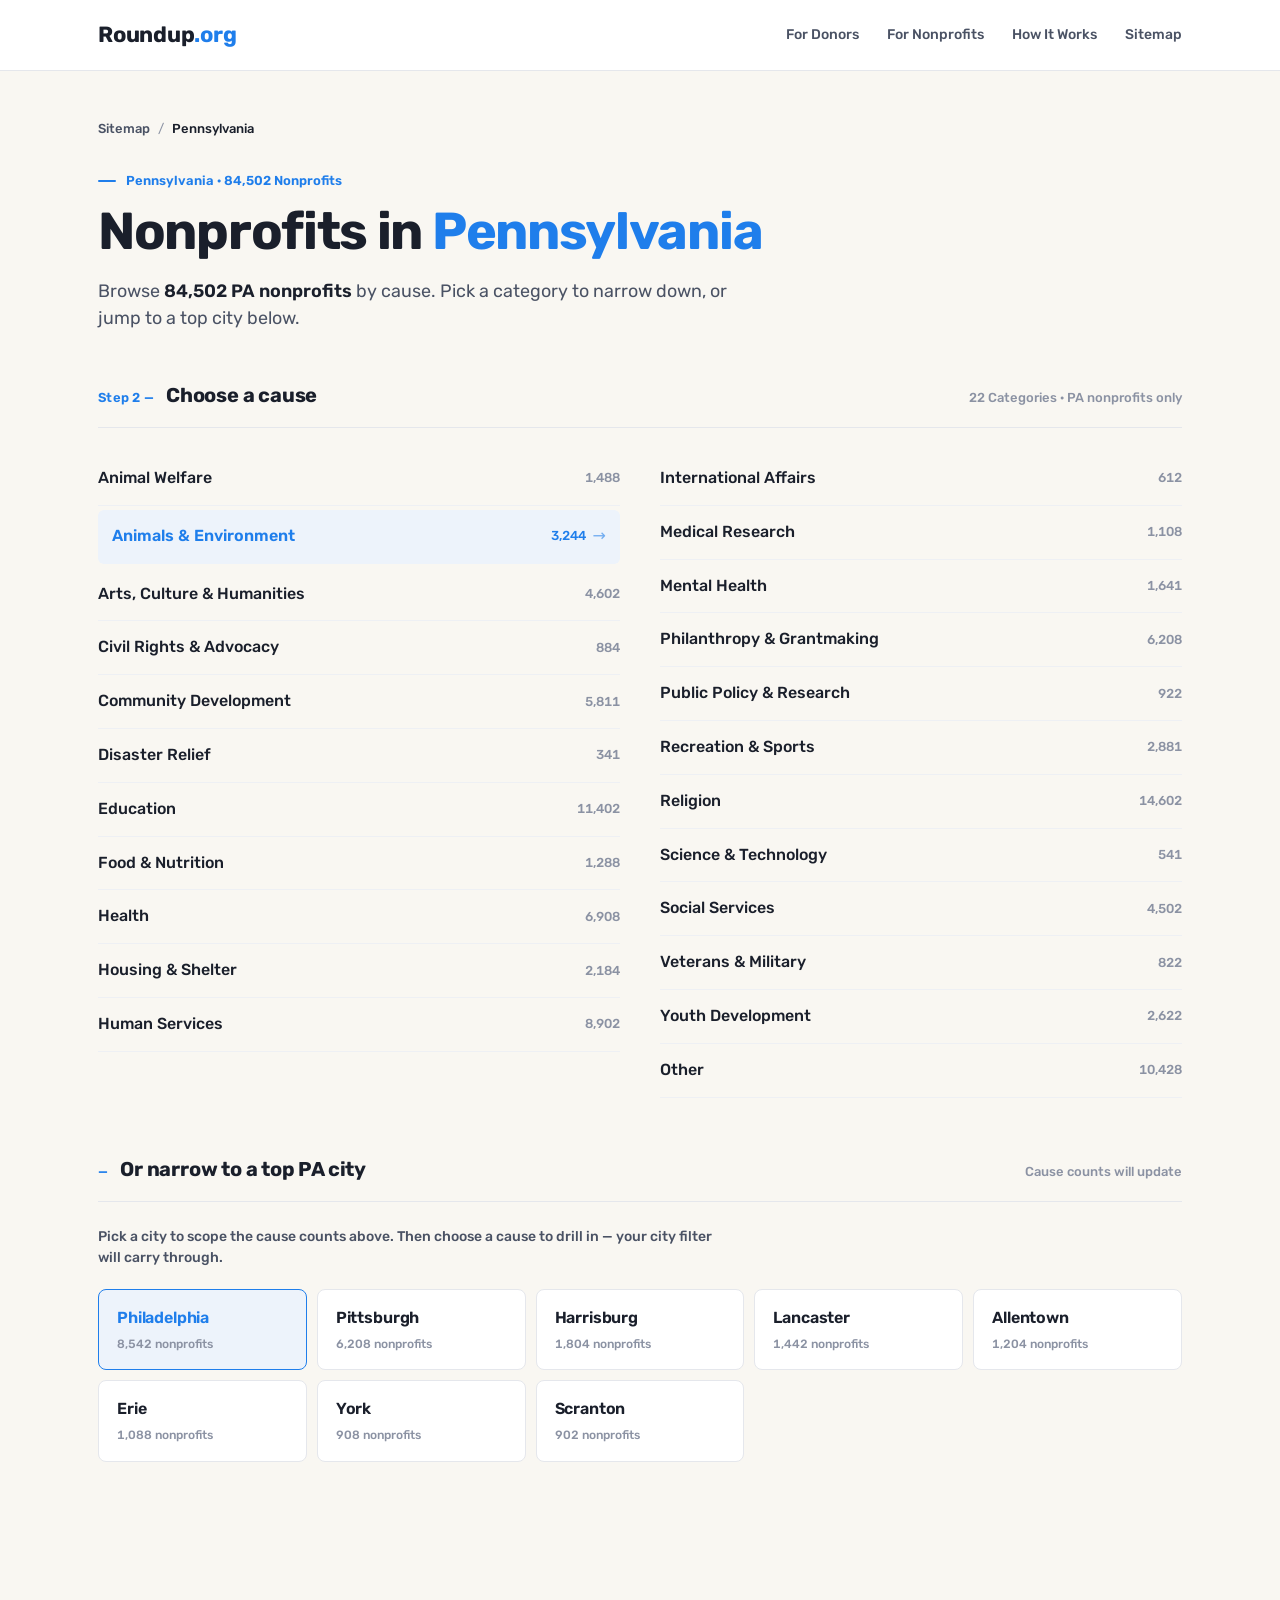
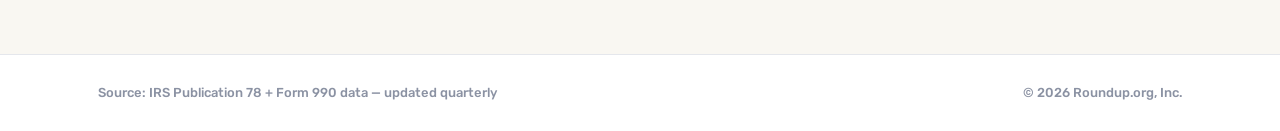
<file: states/pennsylvania/index.html>
<!DOCTYPE html>
<html lang="en">
<head>
  <meta charset="UTF-8">
  <meta name="viewport" content="width=device-width, initial-scale=1.0">
  <title>Nonprofits in Pennsylvania — Sitemap — Roundup.org</title>
  <link rel="canonical" href="index.html">
  <link rel="stylesheet" href="../../styles.css">
</head>
<body>

  <header class="masthead">
    <div class="masthead-inner">
      <a href="../../index.html" class="brand">Roundup<em>.org</em></a>
      <nav class="masthead-meta">
        <a href="#">For Donors</a>
        <a href="#">For Nonprofits</a>
        <a href="#">How It Works</a>
        <a href="../../index.html">Sitemap</a>
      </nav>
    </div>
  </header>

  <div class="container">
    <main>

      <nav class="breadcrumbs">
        <a href="../../index.html">Sitemap</a>
        <span class="sep">/</span>
        <span class="current">Pennsylvania</span>
      </nav>

      <header class="page-head">
        <div class="kicker" id="page-kicker">Pennsylvania · 84,502 Nonprofits</div>
        <h1>Nonprofits in <em id="page-location">Pennsylvania</em></h1>
        <p class="dek" id="page-dek">Browse <strong>84,502 PA nonprofits</strong> by cause. Pick a category to narrow down, or jump to a top city below.</p>
      </header>

      <!-- ============= ACTIVE FILTER CHIP (shown when ?city=X) ============= -->
      <div class="filter-chip-bar" id="filter-chip-bar" hidden>
        <span class="filter-chip-label">Filtering by:</span>
        <div class="filter-chip">
          <span class="filter-chip-value">Pennsylvania</span>
          <a href="../../index.html" class="filter-chip-clear" aria-label="Clear state filter">&times;</a>
        </div>
        <div class="filter-chip">
          <span class="filter-chip-value" id="filter-chip-value">Philadelphia</span>
          <a href="index.html" class="filter-chip-clear" aria-label="Clear city filter">&times;</a>
        </div>
        <span class="filter-chip-summary" id="filter-chip-summary">Cause counts scoped to Philadelphia</span>
      </div>

      <section>
        <div class="section-head">
          <div class="section-label">
            <span class="section-num">Step 2 —</span>
            <h2 class="section-title">Choose a cause</h2>
          </div>
          <span class="section-note" id="cause-list-note">22 Categories · PA nonprofits only</span>
        </div>

        <div class="cause-list" id="cause-list">
          <a href="#" class="cause-item" data-cause="animal-welfare"><span class="cause-name">Animal Welfare</span><span class="cause-count">1,488</span></a>
          <a href="../../causes/environment/index.html?state=pa" class="cause-item" data-cause="animals-environment" data-active="true"><span class="cause-name">Animals &amp; Environment</span><span class="cause-count">3,244</span></a>
          <a href="#" class="cause-item" data-cause="arts-culture"><span class="cause-name">Arts, Culture &amp; Humanities</span><span class="cause-count">4,602</span></a>
          <a href="#" class="cause-item" data-cause="civil-rights"><span class="cause-name">Civil Rights &amp; Advocacy</span><span class="cause-count">884</span></a>
          <a href="#" class="cause-item" data-cause="community-development"><span class="cause-name">Community Development</span><span class="cause-count">5,811</span></a>
          <a href="#" class="cause-item" data-cause="disaster-relief"><span class="cause-name">Disaster Relief</span><span class="cause-count">341</span></a>
          <a href="#" class="cause-item" data-cause="education"><span class="cause-name">Education</span><span class="cause-count">11,402</span></a>
          <a href="#" class="cause-item" data-cause="food-nutrition"><span class="cause-name">Food &amp; Nutrition</span><span class="cause-count">1,288</span></a>
          <a href="#" class="cause-item" data-cause="health"><span class="cause-name">Health</span><span class="cause-count">6,908</span></a>
          <a href="#" class="cause-item" data-cause="housing"><span class="cause-name">Housing &amp; Shelter</span><span class="cause-count">2,184</span></a>
          <a href="#" class="cause-item" data-cause="human-services"><span class="cause-name">Human Services</span><span class="cause-count">8,902</span></a>
          <a href="#" class="cause-item" data-cause="international"><span class="cause-name">International Affairs</span><span class="cause-count">612</span></a>
          <a href="#" class="cause-item" data-cause="medical-research"><span class="cause-name">Medical Research</span><span class="cause-count">1,108</span></a>
          <a href="#" class="cause-item" data-cause="mental-health"><span class="cause-name">Mental Health</span><span class="cause-count">1,641</span></a>
          <a href="#" class="cause-item" data-cause="philanthropy"><span class="cause-name">Philanthropy &amp; Grantmaking</span><span class="cause-count">6,208</span></a>
          <a href="#" class="cause-item" data-cause="public-policy"><span class="cause-name">Public Policy &amp; Research</span><span class="cause-count">922</span></a>
          <a href="#" class="cause-item" data-cause="recreation"><span class="cause-name">Recreation &amp; Sports</span><span class="cause-count">2,881</span></a>
          <a href="#" class="cause-item" data-cause="religion"><span class="cause-name">Religion</span><span class="cause-count">14,602</span></a>
          <a href="#" class="cause-item" data-cause="science-tech"><span class="cause-name">Science &amp; Technology</span><span class="cause-count">541</span></a>
          <a href="#" class="cause-item" data-cause="social-services"><span class="cause-name">Social Services</span><span class="cause-count">4,502</span></a>
          <a href="#" class="cause-item" data-cause="veterans"><span class="cause-name">Veterans &amp; Military</span><span class="cause-count">822</span></a>
          <a href="#" class="cause-item" data-cause="youth-development"><span class="cause-name">Youth Development</span><span class="cause-count">2,622</span></a>
          <a href="#" class="cause-item" data-cause="other"><span class="cause-name">Other</span><span class="cause-count">10,428</span></a>
        </div>
      </section>

      <section id="top-cities-section" style="margin-top: 56px;">
        <div class="section-head">
          <div class="section-label">
            <span class="section-num">—</span>
            <h2 class="section-title">Or narrow to a top PA city</h2>
          </div>
          <span class="section-note">Cause counts will update</span>
        </div>

        <p style="font-size: 14px; color: var(--ink-soft); margin-bottom: 20px; font-weight: 500; max-width: 620px;">
          Pick a city to scope the cause counts above. Then choose a cause to drill in — your city filter will carry through.
        </p>

        <div class="featured-grid">
          <a href="?city=philadelphia" class="featured-city" data-active="true"><span class="featured-name">Philadelphia</span><span class="featured-count">8,542 nonprofits</span></a>
          <a href="?city=pittsburgh" class="featured-city"><span class="featured-name">Pittsburgh</span><span class="featured-count">6,208 nonprofits</span></a>
          <a href="?city=harrisburg" class="featured-city"><span class="featured-name">Harrisburg</span><span class="featured-count">1,804 nonprofits</span></a>
          <a href="?city=lancaster" class="featured-city"><span class="featured-name">Lancaster</span><span class="featured-count">1,442 nonprofits</span></a>
          <a href="?city=allentown" class="featured-city"><span class="featured-name">Allentown</span><span class="featured-count">1,204 nonprofits</span></a>
          <a href="?city=erie" class="featured-city"><span class="featured-name">Erie</span><span class="featured-count">1,088 nonprofits</span></a>
          <a href="?city=york" class="featured-city"><span class="featured-name">York</span><span class="featured-count">908 nonprofits</span></a>
          <a href="?city=scranton" class="featured-city"><span class="featured-name">Scranton</span><span class="featured-count">902 nonprofits</span></a>
        </div>
      </section>

    </main>
  </div>

  <footer>
    <div class="footer-inner">
      <span>Source: IRS Publication 78 + Form 990 data — updated quarterly</span>
      <span>&copy; 2026 Roundup.org, Inc.</span>
    </div>
  </footer>

  <script>
    (function () {
      // City-scoped cause counts. In production, this comes from the server.
      // Demo: Philadelphia is wired up to show the pattern.
      var CITY_DATA = {
        philadelphia: {
          label: 'Philadelphia',
          total: '8,542',
          counts: {
            'animal-welfare': '112',
            'animals-environment': '184',
            'arts-culture': '411',
            'civil-rights': '98',
            'community-development': '622',
            'disaster-relief': '14',
            'education': '1,108',
            'food-nutrition': '141',
            'health': '802',
            'housing': '288',
            'human-services': '1,402',
            'international': '68',
            'medical-research': '244',
            'mental-health': '198',
            'philanthropy': '544',
            'public-policy': '72',
            'recreation': '288',
            'religion': '1,208',
            'science-tech': '48',
            'social-services': '622',
            'veterans': '82',
            'youth-development': '341',
            'other': '549'
          }
        }
      };

      var params = new URLSearchParams(window.location.search);
      var city = (params.get('city') || '').toLowerCase().trim();
      if (!city || !CITY_DATA[city]) return;

      var data = CITY_DATA[city];

      document.getElementById('page-kicker').textContent = data.label + ', PA · ' + data.total + ' Nonprofits';
      document.getElementById('page-location').textContent = data.label;
      document.getElementById('page-dek').innerHTML =
        'Browse <strong>' + data.total + ' nonprofits in ' + data.label + '</strong> by cause. Pick a category to drill in — the city filter will carry through.';

      document.getElementById('filter-chip-bar').hidden = false;
      document.getElementById('filter-chip-value').textContent = data.label;
      document.getElementById('filter-chip-summary').textContent = 'Cause counts scoped to ' + data.label;
      document.getElementById('cause-list-note').textContent = '22 Categories · ' + data.label + ' only';

      document.getElementById('top-cities-section').style.display = 'none';

      document.querySelectorAll('.cause-item').forEach(function (item) {
        var key = item.getAttribute('data-cause');
        var countEl = item.querySelector('.cause-count');
        if (key && data.counts[key] && countEl) {
          countEl.textContent = data.counts[key];
        }
        var href = item.getAttribute('href');
        if (href && href !== '#') {
          var sep = href.indexOf('?') === -1 ? '?' : '&';
          item.setAttribute('href', href + sep + 'city=' + city);
        }
      });
    })();
  </script>

</body>
</html>
</file>
<file: styles.css>
/* =========================================================
   Roundup.org Sitemap Demo
   Brand-aligned — clean sans, blue primary, green secondary
   ========================================================= */

@import url('https://fonts.googleapis.com/css2?family=Rubik:ital,wght@0,300..900;1,300..900&display=swap');

:root {
  --bg:           #F9F7F2;
  --bg-tint:      #EDF3FB;
  --surface:      #FFFFFF;
  --ink:          #1A1F2B;
  --ink-soft:     #4A5264;
  --ink-faint:    #8B92A3;
  --rule:         #E5E7EC;
  --rule-soft:    #EEF0F4;
  --accent:       #1F7EEB;
  --accent-hover: #155BB0;
  --accent-tint:  #DDE8F5;
  --accent-pale:  #EDF3FB;
  --green:        #3CA574;
  --green-soft:   #E8F4EE;
  --navy:         #0D2E5A;
  --shadow-sm:    0 1px 2px rgba(13, 46, 90, 0.04);
  --shadow:       0 2px 8px rgba(13, 46, 90, 0.06);

  --font: 'Rubik', system-ui, -apple-system, sans-serif;

  --max-width: 1180px;
  --gutter: clamp(20px, 4vw, 48px);
  --radius: 8px;
}

* { box-sizing: border-box; margin: 0; padding: 0; }

html { -webkit-font-smoothing: antialiased; -moz-osx-font-smoothing: grayscale; }

body {
  font-family: var(--font);
  font-size: 16px;
  line-height: 1.55;
  color: var(--ink);
  background: var(--bg);
  min-height: 100vh;
}

a { color: inherit; text-decoration: none; }

/* =========================================================
   Masthead
   ========================================================= */

.masthead {
  background: var(--surface);
  border-bottom: 1px solid var(--rule);
}

.masthead-inner {
  max-width: var(--max-width);
  margin: 0 auto;
  padding: 18px var(--gutter);
  display: flex;
  align-items: center;
  justify-content: space-between;
  gap: 32px;
}

.brand {
  font-family: var(--font);
  font-weight: 700;
  font-size: 22px;
  letter-spacing: -0.01em;
  color: var(--ink);
}

.brand em {
  font-style: normal;
  color: var(--accent);
}

.masthead-meta {
  font-family: var(--font);
  font-size: 14px;
  color: var(--ink-soft);
  display: flex;
  gap: 28px;
  font-weight: 500;
}

.masthead-meta a { transition: color 0.15s; }
.masthead-meta a:hover { color: var(--accent); }

.container {
  max-width: var(--max-width);
  margin: 0 auto;
  padding: 0 var(--gutter);
}

main {
  padding: 48px 0 96px;
}

/* =========================================================
   Breadcrumbs
   ========================================================= */

.breadcrumbs {
  display: flex;
  flex-wrap: wrap;
  align-items: center;
  gap: 8px;
  font-size: 13px;
  color: var(--ink-faint);
  margin-bottom: 32px;
}

.breadcrumbs a {
  color: var(--ink-soft);
  transition: color 0.15s;
  font-weight: 500;
}

.breadcrumbs a:hover { color: var(--accent); }

.breadcrumbs .sep { color: var(--ink-faint); }

.breadcrumbs .current {
  color: var(--ink);
  font-weight: 500;
}

/* =========================================================
   Page header
   ========================================================= */

.page-head {
  margin-bottom: 48px;
  max-width: 780px;
}

.kicker {
  font-size: 13px;
  font-weight: 600;
  color: var(--accent);
  margin-bottom: 12px;
  display: flex;
  align-items: center;
  gap: 10px;
}

.kicker::before {
  content: '';
  width: 18px;
  height: 2px;
  background: var(--accent);
  border-radius: 2px;
}

h1 {
  font-family: var(--font);
  font-weight: 700;
  font-size: clamp(34px, 4.8vw, 52px);
  line-height: 1.1;
  letter-spacing: -0.025em;
  color: var(--ink);
  margin-bottom: 16px;
}

h1 em {
  font-style: normal;
  color: var(--accent);
}

.dek {
  font-family: var(--font);
  font-weight: 400;
  font-size: clamp(16px, 1.4vw, 18px);
  line-height: 1.55;
  color: var(--ink-soft);
  max-width: 640px;
}

.dek strong {
  color: var(--ink);
  font-weight: 600;
}

/* =========================================================
   Demo notice
   ========================================================= */

.demo-notice {
  display: flex;
  align-items: center;
  gap: 14px;
  padding: 14px 20px;
  background: var(--accent-pale);
  border: 1px solid var(--accent-tint);
  border-radius: var(--radius);
  margin-bottom: 48px;
  font-size: 14px;
  color: var(--ink-soft);
  line-height: 1.5;
}

.demo-notice strong {
  color: var(--accent);
  font-weight: 600;
}

.demo-notice-label {
  flex-shrink: 0;
  background: var(--accent);
  color: #fff;
  font-size: 11px;
  font-weight: 600;
  text-transform: uppercase;
  letter-spacing: 0.06em;
  padding: 4px 10px;
  border-radius: 4px;
}

/* =========================================================
   Section headers
   ========================================================= */

.section-head {
  display: flex;
  align-items: baseline;
  justify-content: space-between;
  border-bottom: 1px solid var(--rule);
  padding: 0 0 16px;
  margin-bottom: 24px;
  gap: 24px;
}

.section-label {
  display: flex;
  align-items: baseline;
  gap: 12px;
}

.section-num {
  font-size: 13px;
  font-weight: 600;
  color: var(--accent);
  letter-spacing: 0.02em;
}

.section-title {
  font-family: var(--font);
  font-weight: 700;
  font-size: 20px;
  letter-spacing: -0.01em;
  color: var(--ink);
}

.section-note {
  font-size: 13px;
  color: var(--ink-faint);
  font-weight: 500;
}

/* =========================================================
   Homepage — two-panel split
   ========================================================= */

.home-split {
  display: grid;
  grid-template-columns: 1fr;
  gap: 56px;
}

@media (min-width: 960px) {
  .home-split { grid-template-columns: 0.85fr 1.15fr; gap: 64px; }
}

/* =========================================================
   Cause list
   ========================================================= */

.cause-list {
  column-width: 340px;
  column-gap: 40px;
}

.cause-list .cause-item {
  break-inside: avoid;
}

.cause-item {
  display: flex;
  align-items: center;
  justify-content: space-between;
  gap: 20px;
  padding: 14px 0;
  border-bottom: 1px solid var(--rule-soft);
  transition: padding 0.15s ease;
  position: relative;
}

.cause-item:hover {
  padding-left: 8px;
}

.cause-item:hover .cause-name {
  color: var(--accent);
}

.cause-item:hover::after {
  content: '→';
  position: absolute;
  right: -14px;
  top: 50%;
  transform: translateY(-50%);
  color: var(--accent);
  font-size: 16px;
  font-weight: 500;
}

.cause-item[data-active="true"] {
  background: var(--accent-pale);
  border-bottom-color: transparent;
  border-radius: 6px;
  padding-left: 14px;
  padding-right: 14px;
  margin: 4px 0;
}

.cause-item[data-active="true"] .cause-name {
  color: var(--accent);
  font-weight: 600;
}

.cause-item[data-active="true"] .cause-count {
  color: var(--accent);
}

.cause-item[data-active="true"]::after {
  content: '→';
  position: absolute;
  right: 14px;
  top: 50%;
  transform: translateY(-50%);
  color: var(--accent);
  font-size: 16px;
  font-weight: 500;
  opacity: 0.6;
}

.cause-item[data-active="true"] .cause-count {
  margin-right: 20px;
}

.cause-name {
  font-family: var(--font);
  font-weight: 500;
  font-size: 16px;
  color: var(--ink);
  transition: color 0.15s;
}

.cause-count {
  font-size: 13px;
  color: var(--ink-faint);
  font-variant-numeric: tabular-nums;
  flex-shrink: 0;
  font-weight: 500;
}

/* =========================================================
   US map (geographic SVG)
   ========================================================= */

.us-map {
  width: 100%;
  max-width: 680px;
  height: auto;
  display: block;
  margin: 4px 0 28px;
}

.us-map .map-a {
  outline: none;
}

/* =========================================================
   Tile cartogram map (unused on homepage, kept for fallback)
   ========================================================= */

.tile-map {
  display: grid;
  grid-template-columns: repeat(12, 1fr);
  grid-template-rows: repeat(8, 1fr);
  gap: 4px;
  aspect-ratio: 12 / 7.5;
  max-width: 640px;
  margin-bottom: 32px;
}

.state-tile {
  background: var(--surface);
  border: 1px solid var(--rule);
  border-radius: 6px;
  display: flex;
  align-items: center;
  justify-content: center;
  font-family: var(--font);
  font-weight: 600;
  font-size: 11px;
  letter-spacing: 0.02em;
  color: var(--ink-soft);
  cursor: pointer;
  transition: all 0.15s ease;
  position: relative;
  aspect-ratio: 1;
}

.state-tile:hover {
  background: var(--accent);
  color: #fff;
  border-color: var(--accent);
  transform: scale(1.08);
  z-index: 2;
  box-shadow: var(--shadow);
}

.state-tile[data-active="true"] {
  background: var(--accent-pale);
  border-color: var(--accent);
  color: var(--accent);
}

.state-tile[data-active="true"]:hover {
  background: var(--accent);
  color: #fff;
}

.state-tile::after {
  content: attr(data-count);
  position: absolute;
  bottom: calc(100% + 8px);
  left: 50%;
  transform: translateX(-50%);
  background: var(--ink);
  color: #fff;
  padding: 6px 10px;
  font-size: 11px;
  font-weight: 500;
  white-space: nowrap;
  border-radius: 4px;
  opacity: 0;
  pointer-events: none;
  transition: opacity 0.15s;
  font-family: var(--font);
}

.state-tile:hover::after { opacity: 1; }

/* State positions */
.state-AK { grid-column: 1; grid-row: 2; }
.state-HI { grid-column: 1; grid-row: 6; }
.state-ME { grid-column: 12; grid-row: 1; }
.state-VT { grid-column: 10; grid-row: 2; }
.state-NH { grid-column: 11; grid-row: 2; }
.state-WA { grid-column: 2; grid-row: 2; }
.state-ID { grid-column: 3; grid-row: 2; }
.state-MT { grid-column: 4; grid-row: 2; }
.state-ND { grid-column: 5; grid-row: 2; }
.state-MN { grid-column: 6; grid-row: 2; }
.state-WI { grid-column: 7; grid-row: 2; }
.state-MI { grid-column: 8; grid-row: 2; }
.state-NY { grid-column: 9; grid-row: 2; }
.state-MA { grid-column: 12; grid-row: 2; }
.state-OR { grid-column: 2; grid-row: 3; }
.state-NV { grid-column: 3; grid-row: 3; }
.state-WY { grid-column: 4; grid-row: 3; }
.state-SD { grid-column: 5; grid-row: 3; }
.state-IA { grid-column: 6; grid-row: 3; }
.state-IL { grid-column: 7; grid-row: 3; }
.state-IN { grid-column: 8; grid-row: 3; }
.state-OH { grid-column: 9; grid-row: 3; }
.state-PA { grid-column: 10; grid-row: 3; }
.state-NJ { grid-column: 11; grid-row: 3; }
.state-CT { grid-column: 12; grid-row: 3; }
.state-CA { grid-column: 2; grid-row: 4; }
.state-UT { grid-column: 3; grid-row: 4; }
.state-CO { grid-column: 4; grid-row: 4; }
.state-NE { grid-column: 5; grid-row: 4; }
.state-MO { grid-column: 6; grid-row: 4; }
.state-KY { grid-column: 7; grid-row: 4; }
.state-WV { grid-column: 8; grid-row: 4; }
.state-VA { grid-column: 9; grid-row: 4; }
.state-MD { grid-column: 10; grid-row: 4; }
.state-DE { grid-column: 11; grid-row: 4; }
.state-RI { grid-column: 12; grid-row: 4; }
.state-AZ { grid-column: 3; grid-row: 5; }
.state-NM { grid-column: 4; grid-row: 5; }
.state-KS { grid-column: 5; grid-row: 5; }
.state-AR { grid-column: 6; grid-row: 5; }
.state-TN { grid-column: 7; grid-row: 5; }
.state-NC { grid-column: 8; grid-row: 5; }
.state-SC { grid-column: 9; grid-row: 5; }
.state-DC { grid-column: 10; grid-row: 5; }
.state-OK { grid-column: 5; grid-row: 6; }
.state-LA { grid-column: 6; grid-row: 6; }
.state-MS { grid-column: 7; grid-row: 6; }
.state-AL { grid-column: 8; grid-row: 6; }
.state-GA { grid-column: 9; grid-row: 6; }
.state-TX { grid-column: 5; grid-row: 7; }
.state-FL { grid-column: 9; grid-row: 7; }

/* State list under map */
.state-list {
  display: grid;
  grid-template-columns: repeat(auto-fill, minmax(170px, 1fr));
  column-gap: 32px;
  row-gap: 0;
  border-top: 1px solid var(--rule);
  margin-top: 20px;
}

.state-link {
  padding: 10px 0;
  font-size: 14px;
  color: var(--ink-soft);
  border-bottom: 1px solid var(--rule-soft);
  display: flex;
  justify-content: space-between;
  align-items: baseline;
  gap: 12px;
  transition: color 0.15s, padding-left 0.15s;
  font-weight: 500;
}

.state-link:hover {
  color: var(--accent);
  padding-left: 6px;
}

.state-link .num {
  font-size: 12px;
  color: var(--ink-faint);
  font-variant-numeric: tabular-nums;
  font-weight: 500;
}

.state-link[data-active="true"] {
  background: var(--accent-pale);
  border-radius: 6px;
  padding-left: 12px;
  padding-right: 12px;
  border-bottom-color: transparent;
  color: var(--accent);
  font-weight: 600;
}

.state-link[data-active="true"] .num {
  color: var(--accent);
}

.state-link[data-active="true"]:hover {
  padding-left: 12px;
}

/* =========================================================
   Featured cities grid
   ========================================================= */

.featured-cities { margin-bottom: 48px; }

.featured-head {
  display: flex;
  align-items: baseline;
  justify-content: space-between;
  border-bottom: 1px solid var(--rule);
  padding-bottom: 16px;
  margin-bottom: 20px;
  gap: 24px;
}

.featured-grid {
  display: grid;
  grid-template-columns: repeat(auto-fill, minmax(200px, 1fr));
  gap: 10px;
}

.featured-city {
  padding: 16px 18px;
  background: var(--surface);
  border: 1px solid var(--rule);
  border-radius: var(--radius);
  display: flex;
  flex-direction: column;
  gap: 4px;
  transition: all 0.15s ease;
}

.featured-city:hover {
  border-color: var(--accent);
  background: var(--accent-pale);
  transform: translateY(-1px);
  box-shadow: var(--shadow);
}

.featured-city:hover .featured-name {
  color: var(--accent);
}

.featured-city[data-active="true"] {
  background: var(--accent-pale);
  border-color: var(--accent);
}

.featured-city[data-active="true"] .featured-name {
  color: var(--accent);
}

.featured-name {
  font-weight: 600;
  font-size: 16px;
  color: var(--ink);
  letter-spacing: -0.01em;
  transition: color 0.15s;
}

.featured-count {
  font-size: 12px;
  color: var(--ink-faint);
  font-variant-numeric: tabular-nums;
  font-weight: 500;
}

/* =========================================================
   City search + region groups
   ========================================================= */

.city-search {
  position: relative;
  margin-bottom: 32px;
}

.city-search-icon {
  position: absolute;
  left: 16px;
  top: 50%;
  transform: translateY(-50%);
  width: 18px;
  height: 18px;
  color: var(--ink-faint);
  pointer-events: none;
}

.city-search-input {
  width: 100%;
  padding: 14px 18px 14px 44px;
  border: 1px solid var(--rule);
  border-radius: var(--radius);
  background: var(--surface);
  font-family: var(--font);
  font-size: 15px;
  color: var(--ink);
  transition: border-color 0.15s, box-shadow 0.15s;
}

.city-search-input:focus {
  outline: none;
  border-color: var(--accent);
  box-shadow: 0 0 0 3px var(--accent-pale);
}

.city-search-input::placeholder {
  color: var(--ink-faint);
}

.region-groups {
  display: grid;
  grid-template-columns: 1fr;
  gap: 32px;
}

.region-group {
  border-top: 1px solid var(--rule);
  padding-top: 18px;
}

.region-group.is-empty { display: none; }

.region-head {
  display: flex;
  align-items: baseline;
  justify-content: space-between;
  margin-bottom: 12px;
  gap: 20px;
  flex-wrap: wrap;
}

.region-name {
  font-family: var(--font);
  font-weight: 700;
  font-size: 19px;
  letter-spacing: -0.01em;
  color: var(--ink);
}

.region-meta {
  font-size: 12px;
  color: var(--ink-faint);
  font-weight: 500;
  letter-spacing: 0.02em;
}

.region-items {
  display: grid;
  grid-template-columns: repeat(auto-fill, minmax(220px, 1fr));
  gap: 2px 32px;
}

.region-item {
  padding: 7px 0;
  font-size: 15px;
  color: var(--ink);
  display: flex;
  justify-content: space-between;
  align-items: baseline;
  gap: 10px;
  transition: color 0.15s, padding-left 0.15s;
  font-weight: 500;
}

.region-item:hover {
  color: var(--accent);
  padding-left: 4px;
}

.region-item.is-hidden { display: none; }

.region-item[data-active="true"] {
  color: var(--accent);
  font-weight: 600;
}

.region-item .count {
  font-size: 12px;
  color: var(--ink-faint);
  font-variant-numeric: tabular-nums;
  flex-shrink: 0;
  font-weight: 500;
}

.region-item[data-active="true"] .count { color: var(--accent); }

.filter-empty {
  display: none;
  padding: 32px;
  text-align: center;
  color: var(--ink-faint);
  font-size: 15px;
  background: var(--surface);
  border: 1px dashed var(--rule);
  border-radius: var(--radius);
}

.region-footnote {
  margin-top: 36px;
  padding: 14px 0;
  border-top: 1px solid var(--rule);
  font-size: 13px;
  color: var(--ink-soft);
  font-weight: 500;
  display: flex;
  justify-content: space-between;
  gap: 20px;
  flex-wrap: wrap;
}

.region-footnote strong {
  color: var(--ink);
  font-weight: 600;
  font-variant-numeric: tabular-nums;
}

.region-footnote a {
  color: var(--accent);
  font-weight: 500;
}

.region-footnote a:hover { text-decoration: underline; }

/* =========================================================
   Alpha grouped lists
   ========================================================= */

.alpha-groups {
  display: grid;
  grid-template-columns: 1fr;
  gap: 32px;
}

.alpha-group {
  display: grid;
  grid-template-columns: 56px 1fr;
  gap: 24px;
  border-top: 1px solid var(--rule);
  padding-top: 20px;
}

.alpha-letter {
  font-family: var(--font);
  font-weight: 700;
  font-size: 32px;
  line-height: 1;
  color: var(--accent);
  letter-spacing: -0.02em;
}

.alpha-items {
  display: grid;
  grid-template-columns: repeat(auto-fill, minmax(220px, 1fr));
  gap: 2px 32px;
}

.alpha-item {
  padding: 7px 0;
  font-size: 15px;
  color: var(--ink);
  display: flex;
  justify-content: space-between;
  align-items: baseline;
  gap: 10px;
  transition: color 0.15s, padding-left 0.15s;
  font-weight: 500;
}

.alpha-item:hover {
  color: var(--accent);
  padding-left: 4px;
}

.alpha-item .count {
  font-size: 12px;
  color: var(--ink-faint);
  font-variant-numeric: tabular-nums;
  flex-shrink: 0;
  font-weight: 500;
}

.alpha-item.is-hidden { display: none; }

.alpha-item[data-active="true"] {
  color: var(--accent);
  font-weight: 600;
}

.alpha-item[data-active="true"] .count { color: var(--accent); }

.alpha-group.is-empty { display: none; }

/* =========================================================
   Nonprofit leaf list
   ========================================================= */

.nonprofit-list {
  display: grid;
  grid-template-columns: 1fr;
  gap: 0;
}

.nonprofit-item {
  padding: 20px 0;
  border-bottom: 1px solid var(--rule-soft);
  display: grid;
  grid-template-columns: 1fr auto;
  gap: 24px;
  align-items: start;
  transition: padding-left 0.15s;
}

.nonprofit-item:hover {
  padding-left: 8px;
}

.nonprofit-item.is-hidden { display: none; }

.nonprofit-item:hover .nonprofit-name {
  color: var(--accent);
}

.nonprofit-main {
  min-width: 0;
}

.nonprofit-name {
  font-family: var(--font);
  font-weight: 600;
  font-size: 17px;
  line-height: 1.3;
  letter-spacing: -0.01em;
  color: var(--ink);
  margin-bottom: 6px;
  display: inline-block;
  transition: color 0.15s;
}

.nonprofit-meta {
  display: flex;
  flex-wrap: wrap;
  gap: 0 14px;
  font-size: 13px;
  color: var(--ink-faint);
  margin-top: 4px;
  font-weight: 500;
}

.nonprofit-meta .dot {
  color: var(--rule);
  margin: 0 -8px;
}

.nonprofit-mission {
  font-family: var(--font);
  font-weight: 400;
  font-size: 14px;
  line-height: 1.5;
  color: var(--ink-soft);
  margin-top: 8px;
}

.nonprofit-tags {
  display: flex;
  flex-direction: column;
  gap: 4px;
  align-items: flex-end;
}

.nonprofit-tag {
  font-size: 11px;
  color: var(--ink-faint);
  font-weight: 500;
  letter-spacing: 0.01em;
}

.nonprofit-tag.ein {
  font-variant-numeric: tabular-nums;
}

/* =========================================================
   Alpha filter bar
   ========================================================= */

.alpha-filter {
  display: flex;
  flex-wrap: wrap;
  gap: 2px;
  padding: 14px 0;
  border-top: 1px solid var(--rule);
  border-bottom: 1px solid var(--rule);
  margin-bottom: 32px;
  font-size: 13px;
}

.alpha-filter a {
  padding: 6px 11px;
  color: var(--ink-soft);
  font-weight: 500;
  transition: all 0.15s;
  border-radius: 6px;
}

.alpha-filter a:hover {
  background: var(--accent-pale);
  color: var(--accent);
}

.alpha-filter a.active {
  background: var(--accent);
  color: #fff;
}

.alpha-filter .label {
  font-size: 13px;
  color: var(--ink-faint);
  margin-right: 10px;
  padding: 6px 0;
  font-weight: 500;
}

/* =========================================================
   Cross-link panel
   ========================================================= */

.cross-link {
  margin: 56px 0 0;
  padding: 32px;
  background: var(--bg-tint);
  border-radius: var(--radius);
  border: 1px solid transparent;
}

.cross-link-label {
  font-size: 12px;
  font-weight: 600;
  color: var(--accent);
  margin-bottom: 10px;
  letter-spacing: 0.04em;
  text-transform: uppercase;
}

.cross-link-title {
  font-family: var(--font);
  font-size: 22px;
  font-weight: 700;
  letter-spacing: -0.015em;
  color: var(--ink);
  margin-bottom: 8px;
  line-height: 1.25;
}

.cross-link-title em {
  font-style: normal;
  color: var(--accent);
}

.cross-link-note {
  font-size: 15px;
  color: var(--ink-soft);
  margin-bottom: 24px;
  max-width: 560px;
}

.cross-causes {
  display: grid;
  grid-template-columns: repeat(auto-fill, minmax(220px, 1fr));
  gap: 0 24px;
}

.cross-cause {
  padding: 10px 0;
  font-size: 14px;
  color: var(--ink);
  border-top: 1px solid rgba(31, 126, 235, 0.12);
  display: flex;
  justify-content: space-between;
  align-items: baseline;
  gap: 10px;
  transition: color 0.15s, padding-left 0.15s;
  font-weight: 500;
}

.cross-cause:hover {
  color: var(--accent);
  padding-left: 4px;
}

.cross-cause .num {
  font-size: 12px;
  color: var(--ink-faint);
  font-variant-numeric: tabular-nums;
  font-weight: 500;
}

/* =========================================================
   Filter chip bar (URL-param filter indicator)
   ========================================================= */

.filter-chip-bar {
  display: flex;
  align-items: center;
  gap: 16px;
  flex-wrap: wrap;
  padding: 14px 18px;
  background: var(--accent-pale);
  border: 1px solid var(--accent-tint);
  border-radius: var(--radius);
  margin-bottom: 36px;
}

.filter-chip-bar[hidden] { display: none; }

.filter-chip[hidden] { display: none; }

.filter-chip {
  display: inline-flex;
  align-items: center;
  gap: 8px;
  background: var(--accent);
  color: #fff;
  padding: 6px 6px 6px 14px;
  border-radius: 999px;
  font-size: 13px;
  font-weight: 500;
}

.filter-chip-label {
  opacity: 0.8;
  font-weight: 400;
  font-size: 12px;
}

.filter-chip-value {
  font-weight: 600;
}

.filter-chip-clear {
  color: #fff;
  background: rgba(255, 255, 255, 0.2);
  width: 20px;
  height: 20px;
  border-radius: 50%;
  display: inline-flex;
  align-items: center;
  justify-content: center;
  font-size: 14px;
  line-height: 1;
  transition: background 0.15s;
  text-decoration: none !important;
}

.filter-chip-clear:hover {
  background: rgba(255, 255, 255, 0.35);
}

.filter-chip-summary {
  font-size: 13px;
  color: var(--ink-soft);
  font-weight: 500;
}

/* =========================================================
   Pagination
   ========================================================= */

.pagination {
  margin-top: 40px;
  padding: 16px 0;
  border-top: 1px solid var(--rule);
  display: flex;
  justify-content: space-between;
  align-items: center;
  font-size: 13px;
  gap: 20px;
  flex-wrap: wrap;
}

.pagination .count {
  color: var(--ink-soft);
  font-weight: 500;
}

.pagination .count strong {
  color: var(--ink);
  font-weight: 600;
  font-variant-numeric: tabular-nums;
}

.page-links {
  display: flex;
  gap: 2px;
  align-items: center;
}

.page-links a {
  padding: 7px 12px;
  color: var(--ink-soft);
  transition: all 0.15s;
  font-weight: 500;
  font-size: 13px;
  border-radius: 6px;
}

.page-links a:hover {
  background: var(--accent-pale);
  color: var(--accent);
}

.page-links a.current {
  background: var(--accent);
  color: #fff;
}

.page-links .arrow {
  font-size: 16px;
  padding: 5px 10px;
}

/* =========================================================
   Footer
   ========================================================= */

footer {
  border-top: 1px solid var(--rule);
  margin-top: 96px;
  padding: 28px 0;
  background: var(--surface);
}

.footer-inner {
  max-width: var(--max-width);
  margin: 0 auto;
  padding: 0 var(--gutter);
  display: flex;
  justify-content: space-between;
  gap: 24px;
  font-size: 13px;
  color: var(--ink-faint);
  flex-wrap: wrap;
  font-weight: 500;
}

.footer-inner a:hover { color: var(--accent); }

/* =========================================================
   Responsive
   ========================================================= */

@media (max-width: 640px) {
  .alpha-group { grid-template-columns: 40px 1fr; gap: 16px; }
  .alpha-letter { font-size: 26px; }
  .section-head { flex-direction: column; gap: 8px; align-items: flex-start; }
  .nonprofit-item { grid-template-columns: 1fr; }
  .nonprofit-tags { flex-direction: row; align-items: flex-start; }
  .masthead-inner { flex-direction: column; align-items: flex-start; gap: 12px; }
  .masthead-meta { gap: 20px; font-size: 13px; }
}
</file>
